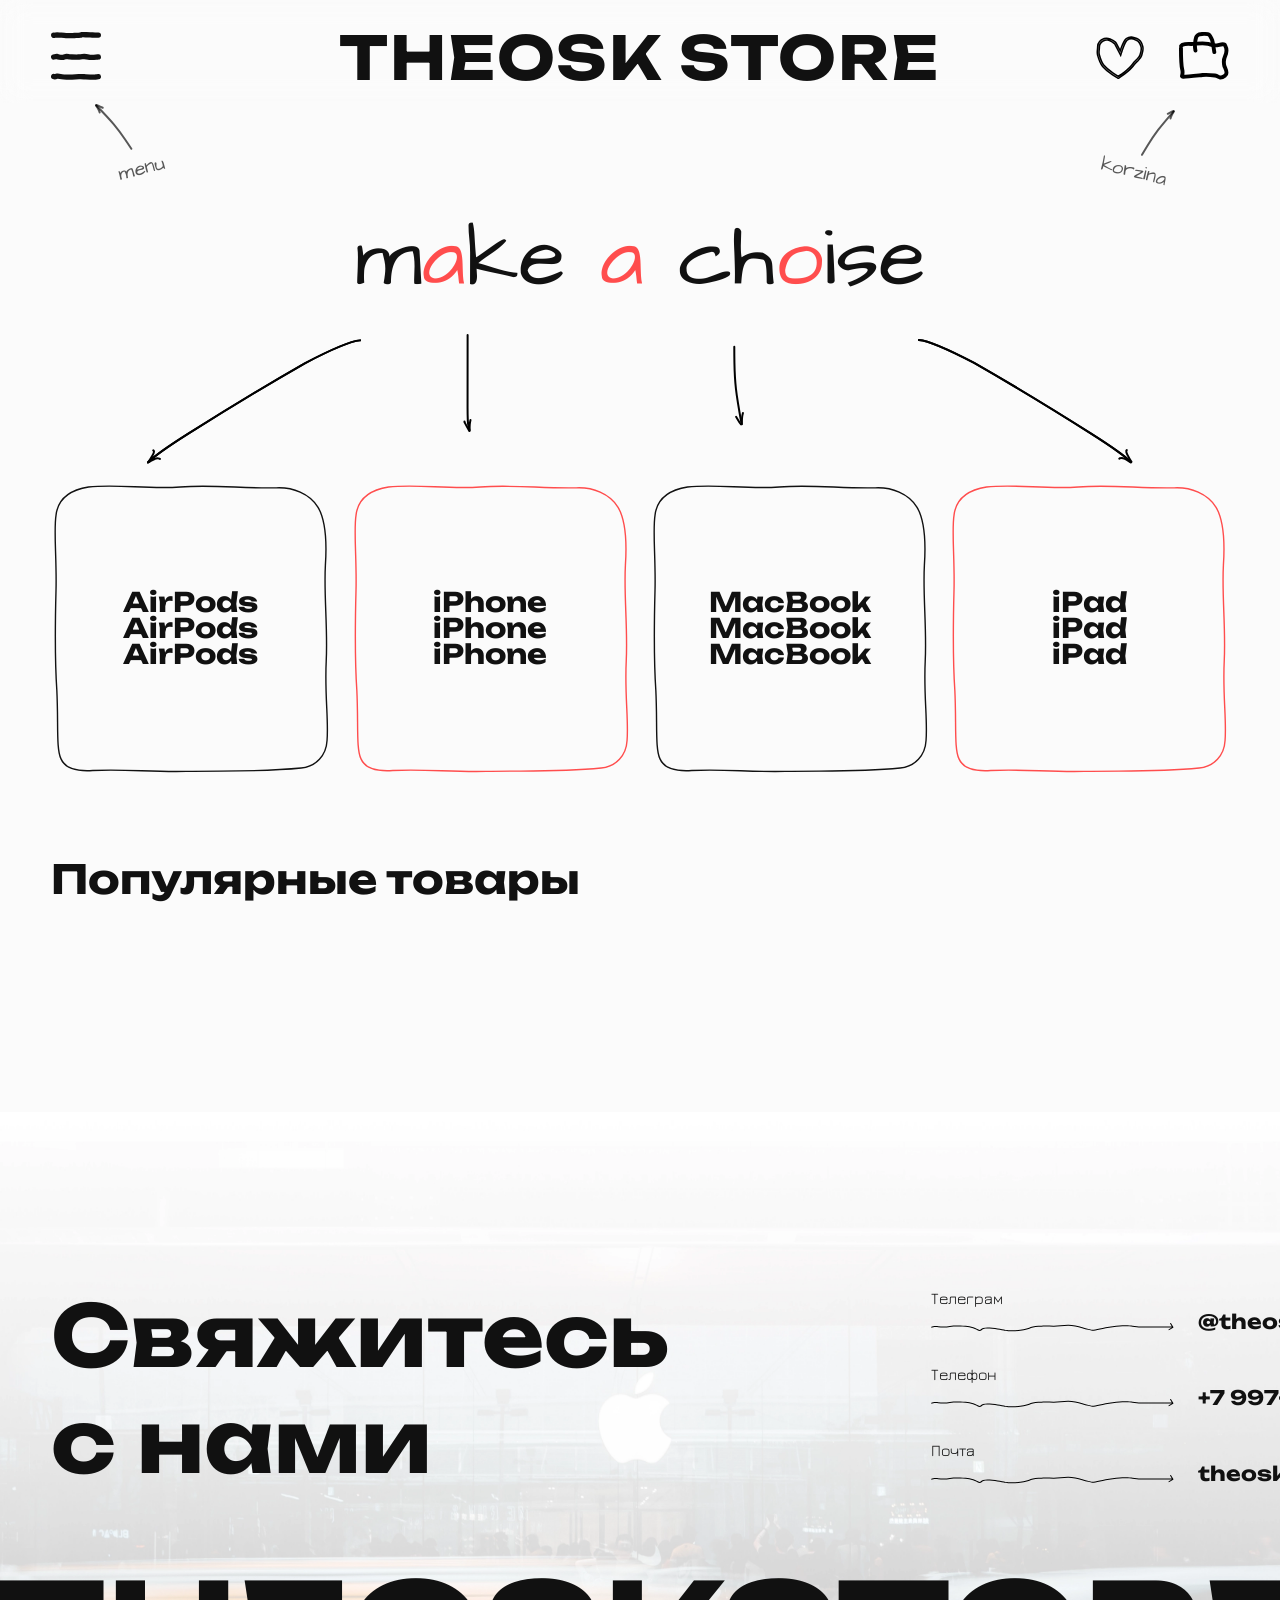
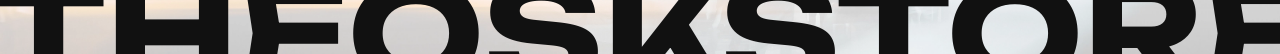
<file: index.html>
<!DOCTYPE html>
<html lang="ru">
  <head>
    <meta charset="UTF-8" />
    <meta name="viewport" content="width=device-width, initial-scale=1.0" />
    <title>THEOSK STORE</title>
    <link rel="stylesheet" href="styles/base.css?v=20260702-2" />
    <script src="scripts/home.js?v=20260702-2" defer></script>
  </head>
  <body id="home">
    <div>
      <header>
        <div class="container">
          <nav aria-label="Открыть меню">
            <ul>
              <li>
                <button type="button" aria-controls="site-menu" aria-expanded="false" data-menu-open>
                  <svg class="burger-icon" viewBox="0 0 56 54" aria-hidden="true">
                    <path
                      class="burger-icon__line burger-icon__line--top"
                      d="M3.00125 3.74103C3.00125 3.74692 2.98829 3.84436 3.14062 3.93976C3.38466 4.09259 4.31465 3.68211 5.07995 3.58343C6.84586 3.35572 9.06008 3.59559 11.6315 3.67986C13.6014 3.74442 16.2606 4.06996 18.0931 4.11066C20.5871 4.16606 22.1134 4.03444 23.4288 4.13661C24.6733 4.23327 26.2952 4.03644 27.9832 3.96464C30.3982 3.86191 31.8762 3.718 32.9846 3.52677C33.6779 3.40715 34.1128 3.21062 34.6094 3.11071C35.9788 2.83523 38.4004 3.14831 39.6399 3.2492C41.0112 3.36084 43.3634 3.38573 46.1009 3.46266C46.9959 3.52653 47.8539 3.59703 49.249 3.64076C50.1464 3.65563 51.4287 3.65563 53.001 3.6324"
                    />
                    <path
                      class="burger-icon__line burger-icon__line--middle"
                      d="M3.00098 28.1358C4.26814 27.7855 6.11594 27.4021 6.69569 27.4195C7.30438 27.4378 7.85136 27.8806 8.54457 28.1767C9.58492 28.621 11.1797 28.4191 12.5821 28.4762C13.8889 28.5293 14.905 27.8678 16.2491 27.6313C18.4121 27.2507 19.6515 28.0186 20.8887 27.9988C22.2654 27.9768 27.1069 28.2759 30.3777 28.1597C31.9252 28.1047 33.0776 27.8624 35.0339 27.6624C40.1062 27.1439 41.6793 28.2702 44.0594 28.5812C46.9796 28.5904 49.3001 28.4777 50.4278 28.2982C51.099 28.2129 51.971 28.1397 53.001 28.0449"
                    />
                    <path
                      class="burger-icon__line burger-icon__line--bottom"
                      d="M3.00098 49.9157C3.27365 50.0159 3.74534 50.1717 4.40952 50.2374C5.17913 50.3135 5.79465 49.7196 6.75896 49.5726C8.01618 49.3808 9.28531 49.6804 10.3828 49.9687C11.8992 50.3671 16.7125 50.7185 23.6073 50.6503C29.9694 50.5874 31.4945 50.0204 33.2377 50.0337C35.097 50.0479 37.5216 50.3149 38.9926 50.3785C40.9477 50.463 45.8303 50.6077 49.5836 50.6748C50.2081 50.5996 50.7208 50.4587 51.274 50.351C51.8272 50.2433 52.4053 50.173 53.001 50.1005"
                    />
                  </svg>
                  <span class="visually-hidden">Открыть меню</span>
                </button>
              </li>
            </ul>
          </nav>

          <a href="/~s373327/theosk/">THEOSK <span>STORE</span></a>

          <nav aria-label="Избранное и корзина">
            <ul>
              <li>
                <a href="/~s373327/theosk/favorites/">
                  <img src="DesignEkran/svg/Heart.svg" alt="Перейти в избранное" width="28" height="28" />
                  <img
                    src="DesignEkran/svg/HeartHover.svg"
                    alt=""
                    width="28"
                    height="28"
                    aria-hidden="true"
                  />
                </a>
              </li>
              <li>
                <a href="/~s373327/theosk/cart/">
                  <img src="DesignEkran/svg/Korzina.svg" alt="Перейти в корзину" width="28" height="28" />
                  <img
                    src="DesignEkran/svg/KorzinaHover.svg"
                    alt=""
                    width="28"
                    height="28"
                    aria-hidden="true"
                  />
                </a>
              </li>
            </ul>
          </nav>

        </div>
      </header>

      <aside class="menu-overlay" id="site-menu" aria-hidden="true" hidden>
        <button class="menu-overlay__close" type="button" aria-label="Закрыть меню" data-menu-close>
          <svg viewBox="0 0 42 60" aria-hidden="true">
            <g class="menu-overlay__close-base">
              <path d="M3.58584 3.50396C3.5818 3.50988 3.50569 3.59453 3.54787 3.84836C3.61544 4.255 4.55504 4.80532 5.16398 5.49885C6.5691 7.09913 7.97 9.63448 9.73036 12.3832C11.079 14.4891 12.7356 17.5716 14.0035 19.511C15.729 22.1506 16.8986 23.5993 17.7586 25.065C18.5721 26.4515 19.8542 27.9336 21.0972 29.6102C22.8754 32.0087 24.0193 33.395 24.9344 34.3508C25.5069 34.9487 25.9494 35.2014 26.3692 35.6154C27.5268 36.7568 29.024 39.5807 29.8311 40.9663C30.7242 42.4994 32.3702 44.9612 34.2531 47.8747C34.8421 48.8662 35.4004 49.8261 36.3568 51.3154C36.9812 52.2601 37.8879 53.5885 39.0156 55.194" />
              <path d="M2.39211 55.5937C2.55042 55.2607 2.83033 54.6934 3.27737 53.9722C3.79538 53.1365 4.43499 52.7983 5.16748 51.8734C6.12244 50.6676 6.91677 49.2018 7.59362 47.9194C8.52875 46.1476 11.8113 40.9839 16.7102 33.8752C21.2304 27.3159 22.504 26.0218 23.732 24.2092C25.0419 22.2758 26.6645 19.6293 27.6827 18.0733C29.0361 16.0052 32.4388 10.8739 35.0697 6.95163C35.5372 6.34254 35.9482 5.88244 36.3765 5.36367C36.8047 4.8449 37.2377 4.28139 37.6838 3.70081" />
            </g>
            <g class="menu-overlay__close-fill">
              <path d="M3.58584 3.50396C3.5818 3.50988 3.50569 3.59453 3.54787 3.84836C3.61544 4.255 4.55504 4.80532 5.16398 5.49885C6.5691 7.09913 7.97 9.63448 9.73036 12.3832C11.079 14.4891 12.7356 17.5716 14.0035 19.511C15.729 22.1506 16.8986 23.5993 17.7586 25.065C18.5721 26.4515 19.8542 27.9336 21.0972 29.6102C22.8754 32.0087 24.0193 33.395 24.9344 34.3508C25.5069 34.9487 25.9494 35.2014 26.3692 35.6154C27.5268 36.7568 29.024 39.5807 29.8311 40.9663C30.7242 42.4994 32.3702 44.9612 34.2531 47.8747C34.8421 48.8662 35.4004 49.8261 36.3568 51.3154C36.9812 52.2601 37.8879 53.5885 39.0156 55.194" />
              <path d="M2.39211 55.5937C2.55042 55.2607 2.83033 54.6934 3.27737 53.9722C3.79538 53.1365 4.43499 52.7983 5.16748 51.8734C6.12244 50.6676 6.91677 49.2018 7.59362 47.9194C8.52875 46.1476 11.8113 40.9839 16.7102 33.8752C21.2304 27.3159 22.504 26.0218 23.732 24.2092C25.0419 22.2758 26.6645 19.6293 27.6827 18.0733C29.0361 16.0052 32.4388 10.8739 35.0697 6.95163C35.5372 6.34254 35.9482 5.88244 36.3765 5.36367C36.8047 4.8449 37.2377 4.28139 37.6838 3.70081" />
            </g>
          </svg>
        </button>

        <nav class="menu-overlay__nav" aria-label="Меню сайта">
          <ul>
            <li><a href="/~s373327/theosk/">Главная</a></li>
            <li><a href="/~s373327/theosk/special-order/">Спецзаказ</a></li>
            <li><a href="/~s373327/theosk/catalog/">Каталог</a></li>
            <li class="menu-overlay__mobile-item"><a href="/~s373327/theosk/cart/">Корзина</a></li>
            <li class="menu-overlay__mobile-item"><a href="/~s373327/theosk/favorites/">Избранное</a></li>
            <li><a href="/~s373327/theosk/about/">О нас</a></li>
          </ul>
        </nav>
      </aside>

      <main>
        <div class="container">
          <section id="notes" aria-label="Декоративные подписи">
            <p>menu</p>
            <img src="DesignEkran/svg/strelka_left.svg" alt="" width="38" height="49" />
            <p>korzina</p>
            <img src="DesignEkran/svg/strelka_right.svg" alt="" width="34" height="49" />
          </section>

          <section id="entry" aria-labelledby="home-categories-title">
            <h1 class="visually-hidden" id="home-categories-title">Главная страница THEOSK STORE</h1>
            <p>m<span>a</span>ke <span>a</span> ch<span>o</span>ise</p>
            <img src="Assets/buttons/Arrows(MainPage).svg" alt="" width="986" height="130" />
            <nav aria-label="Основные разделы">
              <ul>
                <li><a href="/~s373327/theosk/catalog/">каталог</a></li>
                <li><a href="/~s373327/theosk/special-order/">спецзаказ</a></li>
              </ul>
            </nav>
            <ul>
              <li>
                <a href="/~s373327/theosk/catalog/?category=airpods">
                  <svg viewBox="0 0 335 350" aria-hidden="true">
                    <path
                      d="M45 6 C20 10, 8 22, 6 40 C3 58, 7 92, 6 130 C5 168, 4 205, 7 250 C9 290, 6 320, 12 332 C18 346, 35 347, 50 346 C88 344, 120 348, 162 347 C210 346, 250 348, 300 343 C318 341, 330 328, 331 310 C333 285, 328 255, 330 215 C332 175, 327 135, 329 100 C331 70, 329 45, 320 30 C310 14, 290 6, 270 7 C230 8, 195 3, 155 6 C115 9, 80 2, 45 6Z"
                    />
                  </svg>
                  <strong><span>AirPods</span><span>AirPods</span><span>AirPods</span></strong>
                </a>
              </li>
              <li>
                <a href="/~s373327/theosk/catalog/?category=iphone">
                  <svg viewBox="0 0 335 350" aria-hidden="true">
                    <path
                      d="M45 6 C20 10, 8 22, 6 40 C3 58, 7 92, 6 130 C5 168, 4 205, 7 250 C9 290, 6 320, 12 332 C18 346, 35 347, 50 346 C88 344, 120 348, 162 347 C210 346, 250 348, 300 343 C318 341, 330 328, 331 310 C333 285, 328 255, 330 215 C332 175, 327 135, 329 100 C331 70, 329 45, 320 30 C310 14, 290 6, 270 7 C230 8, 195 3, 155 6 C115 9, 80 2, 45 6Z"
                    />
                  </svg>
                  <strong><span>iPhone</span><span>iPhone</span><span>iPhone</span></strong>
                </a>
              </li>
              <li>
                <a href="/~s373327/theosk/catalog/?category=macbook">
                  <svg viewBox="0 0 335 350" aria-hidden="true">
                    <path
                      d="M45 6 C20 10, 8 22, 6 40 C3 58, 7 92, 6 130 C5 168, 4 205, 7 250 C9 290, 6 320, 12 332 C18 346, 35 347, 50 346 C88 344, 120 348, 162 347 C210 346, 250 348, 300 343 C318 341, 330 328, 331 310 C333 285, 328 255, 330 215 C332 175, 327 135, 329 100 C331 70, 329 45, 320 30 C310 14, 290 6, 270 7 C230 8, 195 3, 155 6 C115 9, 80 2, 45 6Z"
                    />
                  </svg>
                  <strong><span>MacBook</span><span>MacBook</span><span>MacBook</span></strong>
                </a>
              </li>
              <li>
                <a href="/~s373327/theosk/catalog/?category=ipad">
                  <svg viewBox="0 0 335 350" aria-hidden="true">
                    <path
                      d="M45 6 C20 10, 8 22, 6 40 C3 58, 7 92, 6 130 C5 168, 4 205, 7 250 C9 290, 6 320, 12 332 C18 346, 35 347, 50 346 C88 344, 120 348, 162 347 C210 346, 250 348, 300 343 C318 341, 330 328, 331 310 C333 285, 328 255, 330 215 C332 175, 327 135, 329 100 C331 70, 329 45, 320 30 C310 14, 290 6, 270 7 C230 8, 195 3, 155 6 C115 9, 80 2, 45 6Z"
                    />
                  </svg>
                  <strong><span>iPad</span><span>iPad</span><span>iPad</span></strong>
                </a>
              </li>
            </ul>
          </section>

          <section id="products" aria-labelledby="products-title">
            <h2 id="products-title">Популярные товары</h2>
            <ul>
            </ul>
          </section>
        </div>
      </main>

      <footer>
        <picture>
          <source
            type="image/webp"
            srcset="
              Assets/desktop/Footer_Back/footerwhite.webp 1x,
              Assets/desktop/Footer_Back/footerwhite@2x.webp 2x
            "
          />
          <img
            src="Assets/desktop/Footer_Back/footerwhite.png"
            srcset="
              Assets/desktop/Footer_Back/footerwhite.png 1x,
              Assets/desktop/Footer_Back/footerwhite@2x.png 2x
            "
            alt=""
            width="3300"
            height="3152"
            aria-hidden="true"
          />
        </picture>
        <div class="container">
          <section aria-label="Свяжитесь с нами">
            <h2>Свяжитесь<br>с нами</h2>
            <address>
              <ul>
                <li>
                  <span>Телеграм</span>
                  <img src="Assets/desktop/svgfooter/strelkafooter.svg" alt="" width="243" height="9" />
                  <a href="https://t.me/theosk" target="_blank" rel="noreferrer">@theosk</a>
                </li>
                <li>
                  <span>Телефон</span>
                  <img src="Assets/desktop/svgfooter/strelkafooter.svg" alt="" width="243" height="9" />
                  <a href="tel:+79977770303">+7 997-777-03-03</a>
                </li>
                <li>
                  <span>Почта</span>
                  <img src="Assets/desktop/svgfooter/strelkafooter.svg" alt="" width="243" height="9" />
                  <a href="mailto:theosk@mail.ru">theosk@mail.ru</a>
                </li>
              </ul>
            </address>
          </section>
        </div>
        <p aria-hidden="true">THEOSKSTORE</p>
      </footer>
    </div>
  </body>
</html>
</file>
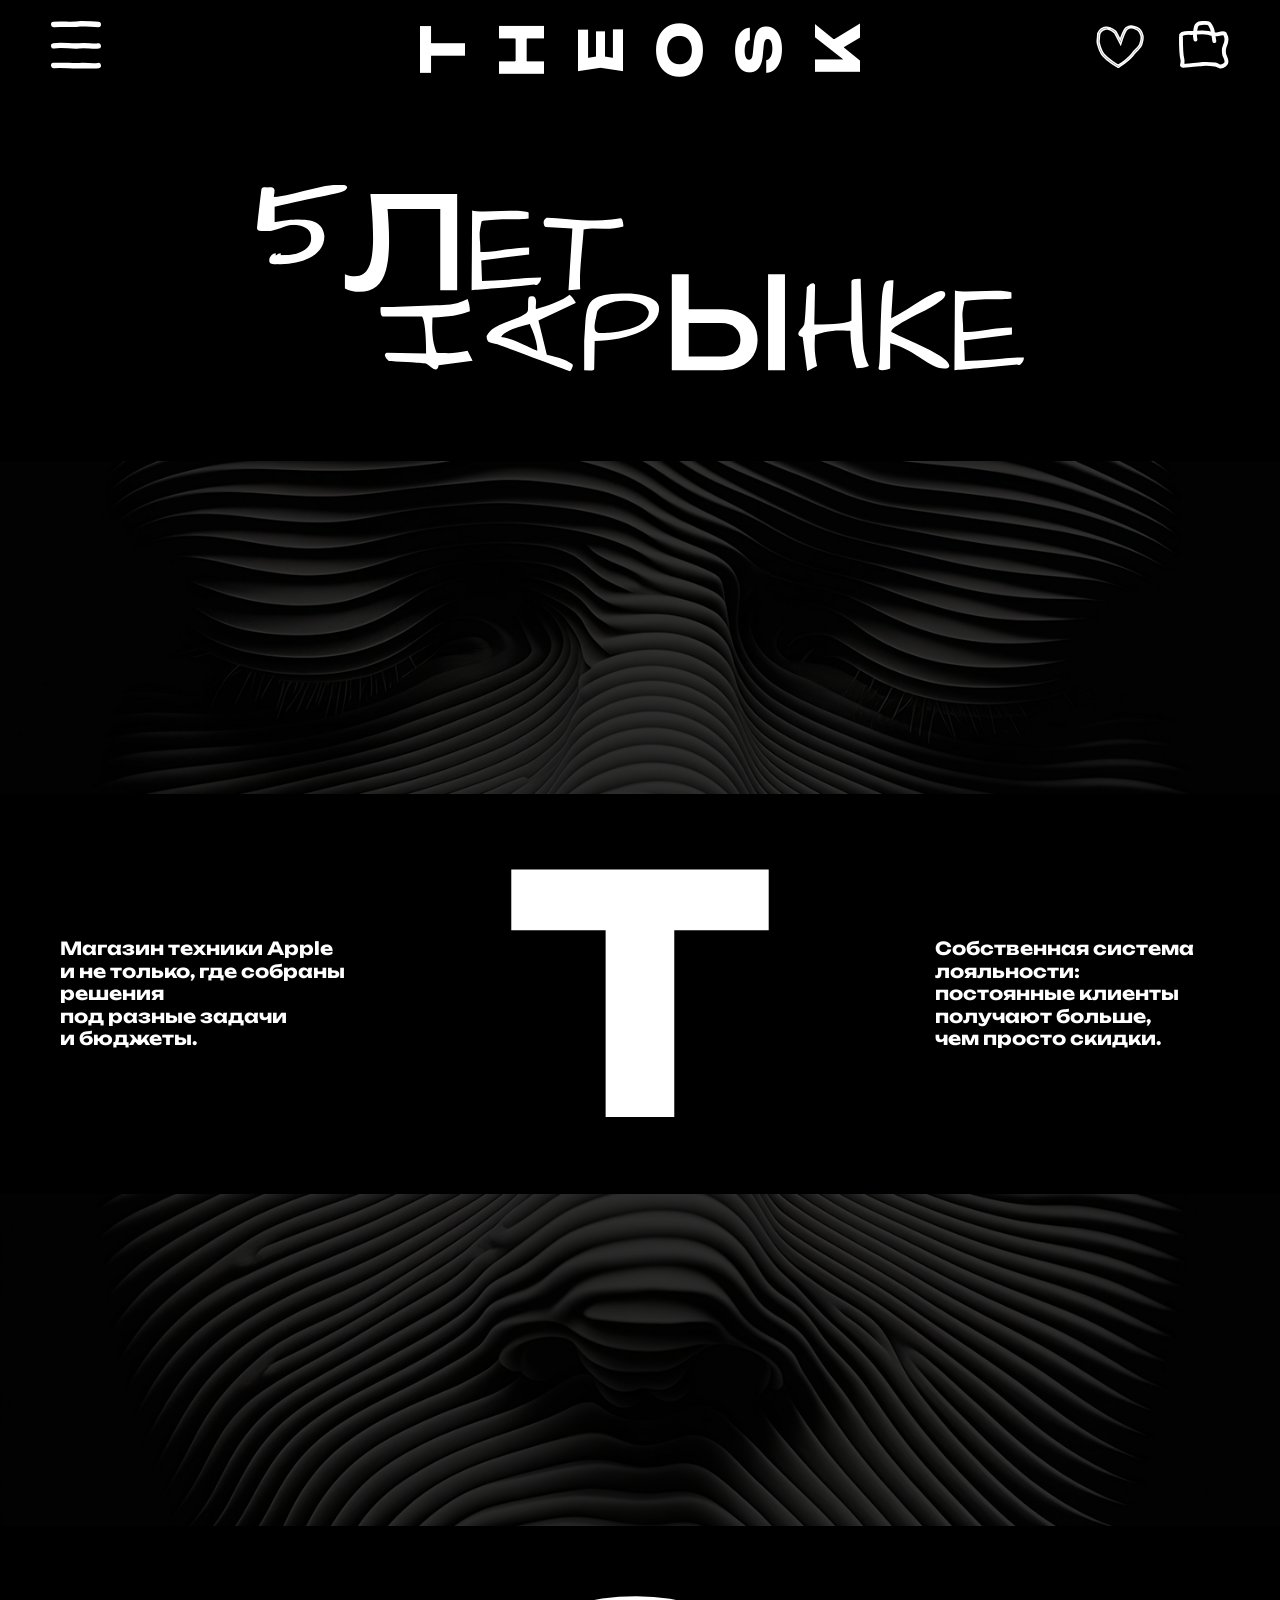
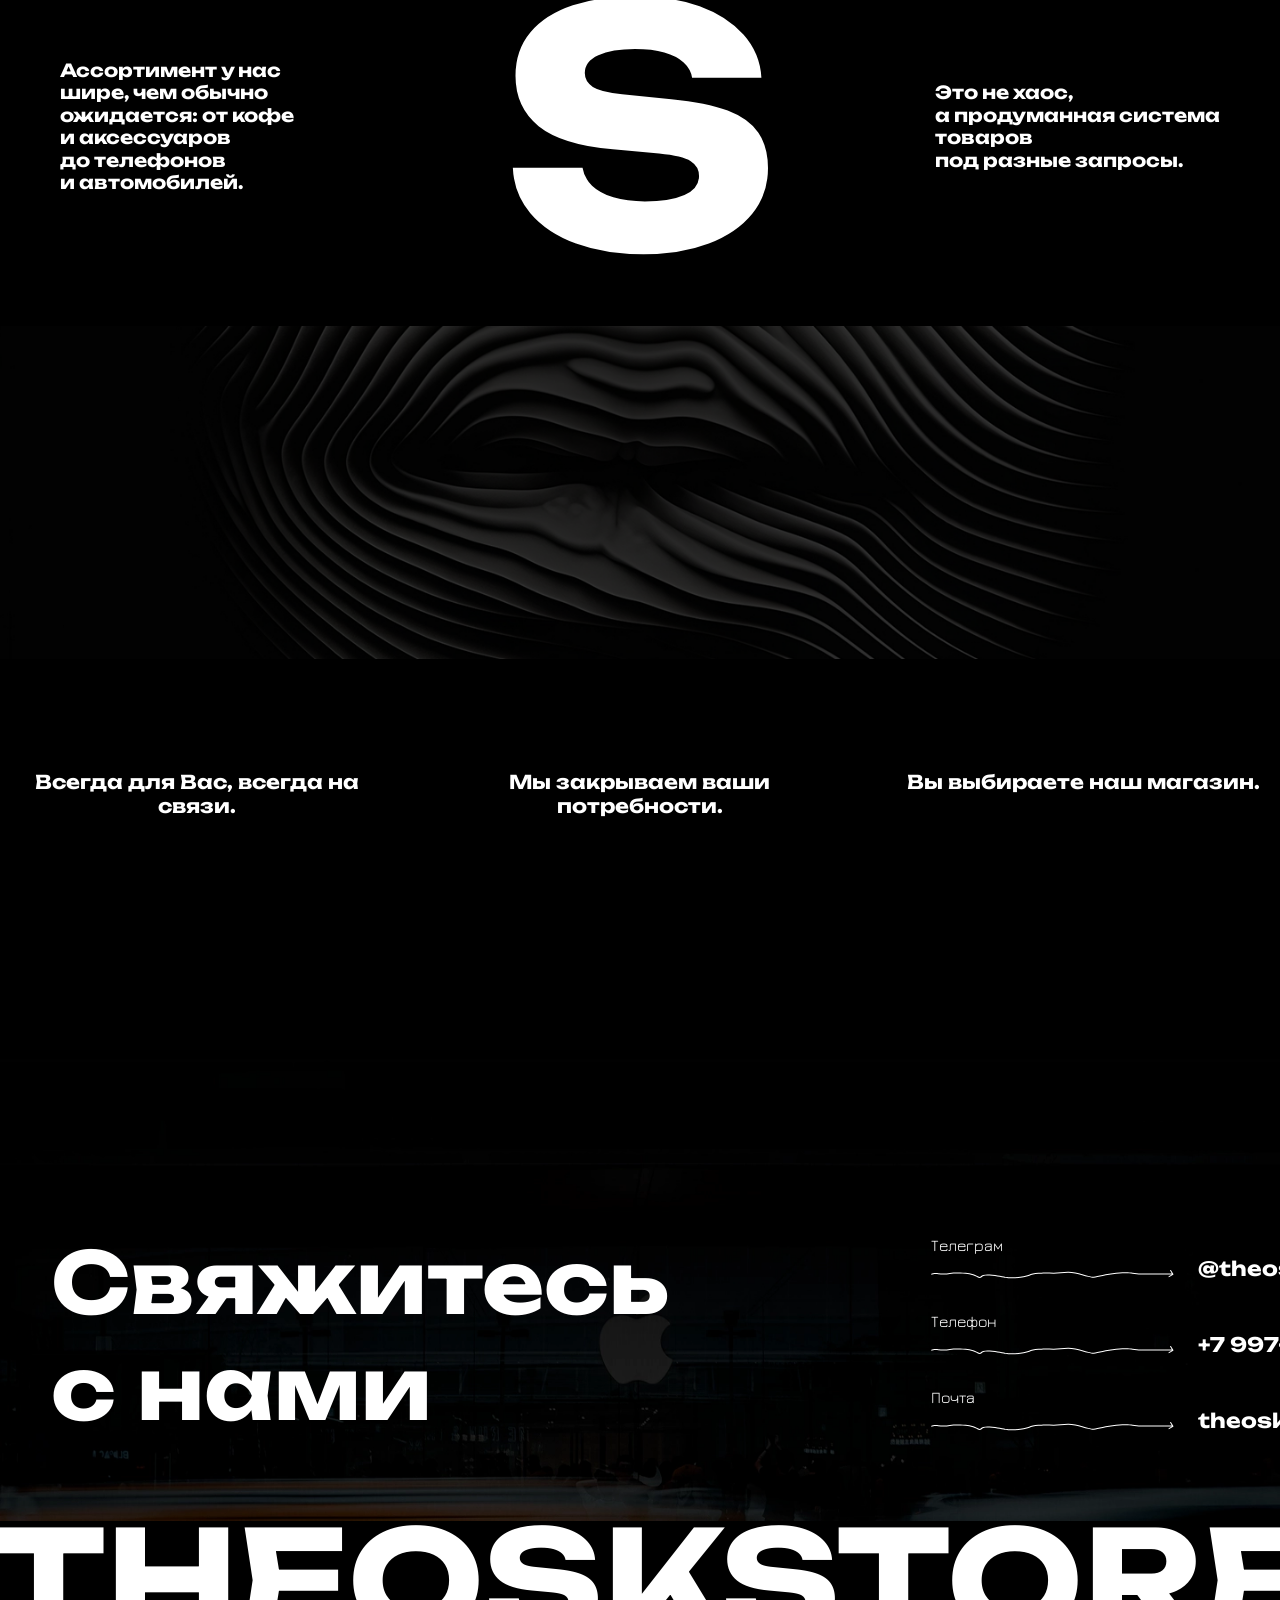
<file: pages/about.html>
<!DOCTYPE html>
<html lang="ru">
  <head>
    <meta charset="UTF-8" />
    <meta name="viewport" content="width=device-width, initial-scale=1.0" />
    <title>О нас | THEOSK STORE</title>
    <link rel="stylesheet" href="../styles/base.css?v=20260702-2" />
    <script src="../scripts/home.js?v=20260702-2" defer></script>
  </head>
  <body id="home" class="about-page">
    <div>
      <header>
        <div class="container">
          <nav aria-label="Открыть меню">
            <ul>
              <li>
                <button type="button" aria-controls="site-menu" aria-expanded="false" data-menu-open>
                  <svg class="burger-icon" viewBox="0 0 56 54" aria-hidden="true">
                    <path class="burger-icon__line burger-icon__line--top" d="M3 4 C13 3, 23 5, 34 3 C41 3, 47 4, 53 4" />
                    <path class="burger-icon__line burger-icon__line--middle" d="M3 28 C13 26, 22 29, 31 28 C40 27, 47 29, 53 28" />
                    <path class="burger-icon__line burger-icon__line--bottom" d="M3 50 C14 49, 25 51, 35 50 C42 50, 48 51, 53 50" />
                  </svg>
                  <span class="visually-hidden">Открыть меню</span>
                </button>
              </li>
            </ul>
          </nav>

          <a class="about-logo" href="/~s373327/theosk/" aria-label="THEOSK STORE, на главную">
            <span aria-hidden="true">T</span>
            <span aria-hidden="true">H</span>
            <span aria-hidden="true">E</span>
            <span aria-hidden="true">O</span>
            <span aria-hidden="true">S</span>
            <span aria-hidden="true">K</span>
          </a>

          <nav aria-label="Избранное и корзина">
            <ul>
              <li>
                <a href="/~s373327/theosk/favorites/">
                  <img src="../DesignEkran/svg/Heart.svg" alt="Перейти в избранное" width="28" height="28" />
                  <img src="../DesignEkran/svg/HeartHover.svg" alt="" width="28" height="28" aria-hidden="true" />
                </a>
              </li>
              <li>
                <a href="/~s373327/theosk/cart/">
                  <img src="../DesignEkran/svg/Korzina.svg" alt="Перейти в корзину" width="28" height="28" />
                  <img src="../DesignEkran/svg/KorzinaHover.svg" alt="" width="28" height="28" aria-hidden="true" />
                </a>
              </li>
            </ul>
          </nav>
        </div>
      </header>

      <aside class="menu-overlay" id="site-menu" aria-hidden="true" hidden>
        <button class="menu-overlay__close" type="button" aria-label="Закрыть меню" data-menu-close>
          <svg viewBox="0 0 42 60" aria-hidden="true">
            <g class="menu-overlay__close-base">
              <path d="M4 4 C13 16, 23 31, 39 55" />
              <path d="M2 56 C12 39, 23 24, 38 4" />
            </g>
            <g class="menu-overlay__close-fill">
              <path d="M4 4 C13 16, 23 31, 39 55" />
              <path d="M2 56 C12 39, 23 24, 38 4" />
            </g>
          </svg>
        </button>

        <nav class="menu-overlay__nav" aria-label="Меню сайта">
          <ul>
            <li><a href="/~s373327/theosk/">Главная</a></li>
            <li><a href="/~s373327/theosk/special-order/">Спецзаказ</a></li>
            <li><a href="/~s373327/theosk/catalog/">Каталог</a></li>
            <li class="menu-overlay__mobile-item"><a href="/~s373327/theosk/cart/">Корзина</a></li>
            <li class="menu-overlay__mobile-item"><a href="/~s373327/theosk/favorites/">Избранное</a></li>
            <li><a href="/~s373327/theosk/about/" aria-current="page">О нас</a></li>
          </ul>
        </nav>
      </aside>

      <main>
        <h1 class="visually-hidden">О магазине THEOSK STORE</h1>

        <section class="about-years" aria-label="Пять лет на рынке">
          <img src="../DesignEkran/svg/5years.svg" alt="5 лет на рынке" width="767" height="187" />
        </section>

        <picture class="about-face">
          <source
            type="image/webp"
            srcset="
              ../Assets/desktop/Footer_Back/Face_Back1.webp 1x,
              ../Assets/desktop/Footer_Back/Face_Back1@2x.webp 2x
            "
          />
          <img
            src="../Assets/desktop/Footer_Back/Face_Back1.png"
            srcset="
              ../Assets/desktop/Footer_Back/Face_Back1.png 1x,
              ../Assets/desktop/Footer_Back/Face_Back1@2x.png 2x
            "
            alt=""
            width="1439"
            height="374"
            aria-hidden="true"
          />
        </picture>

        <section class="about-letter" aria-labelledby="about-system-title">
          <h2 class="visually-hidden" id="about-system-title">Система магазина</h2>
          <p>Магазин техники Apple и не только, где собраны решения<br>под разные задачи<br>и бюджеты.</p>
          <strong aria-hidden="true">T</strong>
          <p>Собственная система лояльности: постоянные клиенты получают больше,<br>чем просто скидки.</p>
        </section>

        <picture class="about-face">
          <source
            type="image/webp"
            srcset="
              ../Assets/desktop/Footer_Back/Face_Back2.webp 1x,
              ../Assets/desktop/Footer_Back/Face_Back2@2x.webp 2x
            "
          />
          <img
            src="../Assets/desktop/Footer_Back/Face_Back2.png"
            srcset="
              ../Assets/desktop/Footer_Back/Face_Back2.png 1x,
              ../Assets/desktop/Footer_Back/Face_Back2@2x.png 2x
            "
            alt=""
            width="1440"
            height="374"
            aria-hidden="true"
          />
        </picture>

        <section class="about-letter" aria-labelledby="about-range-title">
          <h2 class="visually-hidden" id="about-range-title">Ассортимент магазина</h2>
          <p>Ассортимент у нас шире, чем обычно ожидается: от кофе<br>и аксессуаров<br>до телефонов<br>и автомобилей.</p>
          <strong aria-hidden="true">S</strong>
          <p>Это не хаос,<br>а продуманная система товаров<br>под разные запросы.</p>
        </section>

        <picture class="about-face">
          <source
            type="image/webp"
            srcset="
              ../Assets/desktop/Footer_Back/Face_Back3.webp 1x,
              ../Assets/desktop/Footer_Back/Face_Back3@2x.webp 2x
            "
          />
          <img
            src="../Assets/desktop/Footer_Back/Face_Back3.png"
            srcset="
              ../Assets/desktop/Footer_Back/Face_Back3.png 1x,
              ../Assets/desktop/Footer_Back/Face_Back3@2x.png 2x
            "
            alt=""
            width="1439"
            height="374"
            aria-hidden="true"
          />
        </picture>

        <section class="about-promises" aria-labelledby="about-promises-title">
          <h2 class="visually-hidden" id="about-promises-title">Наши принципы</h2>
          <p>Всегда для Вас, всегда на связи.</p>
          <p>Мы закрываем ваши потребности.</p>
          <p>Вы выбираете наш магазин.</p>
        </section>
      </main>

      <footer>
        <picture>
          <source
            type="image/webp"
            srcset="
              ../Assets/desktop/Footer_Back/footer_black.webp 1x,
              ../Assets/desktop/Footer_Back/footer_black@2x.webp 2x
            "
          />
          <img
            src="../Assets/desktop/Footer_Back/footer_black.png"
            srcset="
              ../Assets/desktop/Footer_Back/footer_black.png 1x,
              ../Assets/desktop/Footer_Back/footer_black@2x.png 2x
            "
            alt=""
            width="1439"
            height="724"
            aria-hidden="true"
          />
        </picture>
        <div class="container">
          <section aria-label="Свяжитесь с нами">
            <h2>Свяжитесь<br />с нами</h2>
            <address>
              <ul>
                <li>
                  <span>Телеграм</span>
                  <img src="../Assets/desktop/svgfooter/strelkafooter.svg" alt="" width="243" height="9" />
                  <a href="https://t.me/theosk" target="_blank" rel="noreferrer">@theosk</a>
                </li>
                <li>
                  <span>Телефон</span>
                  <img src="../Assets/desktop/svgfooter/strelkafooter.svg" alt="" width="243" height="9" />
                  <a href="tel:+79977770303">+7 997-777-03-03</a>
                </li>
                <li>
                  <span>Почта</span>
                  <img src="../Assets/desktop/svgfooter/strelkafooter.svg" alt="" width="243" height="9" />
                  <a href="mailto:theosk@mail.ru">theosk@mail.ru</a>
                </li>
              </ul>
            </address>
          </section>
        </div>
        <p aria-hidden="true">THEOSKSTORE</p>
      </footer>
    </div>
  </body>
</html>
</file>
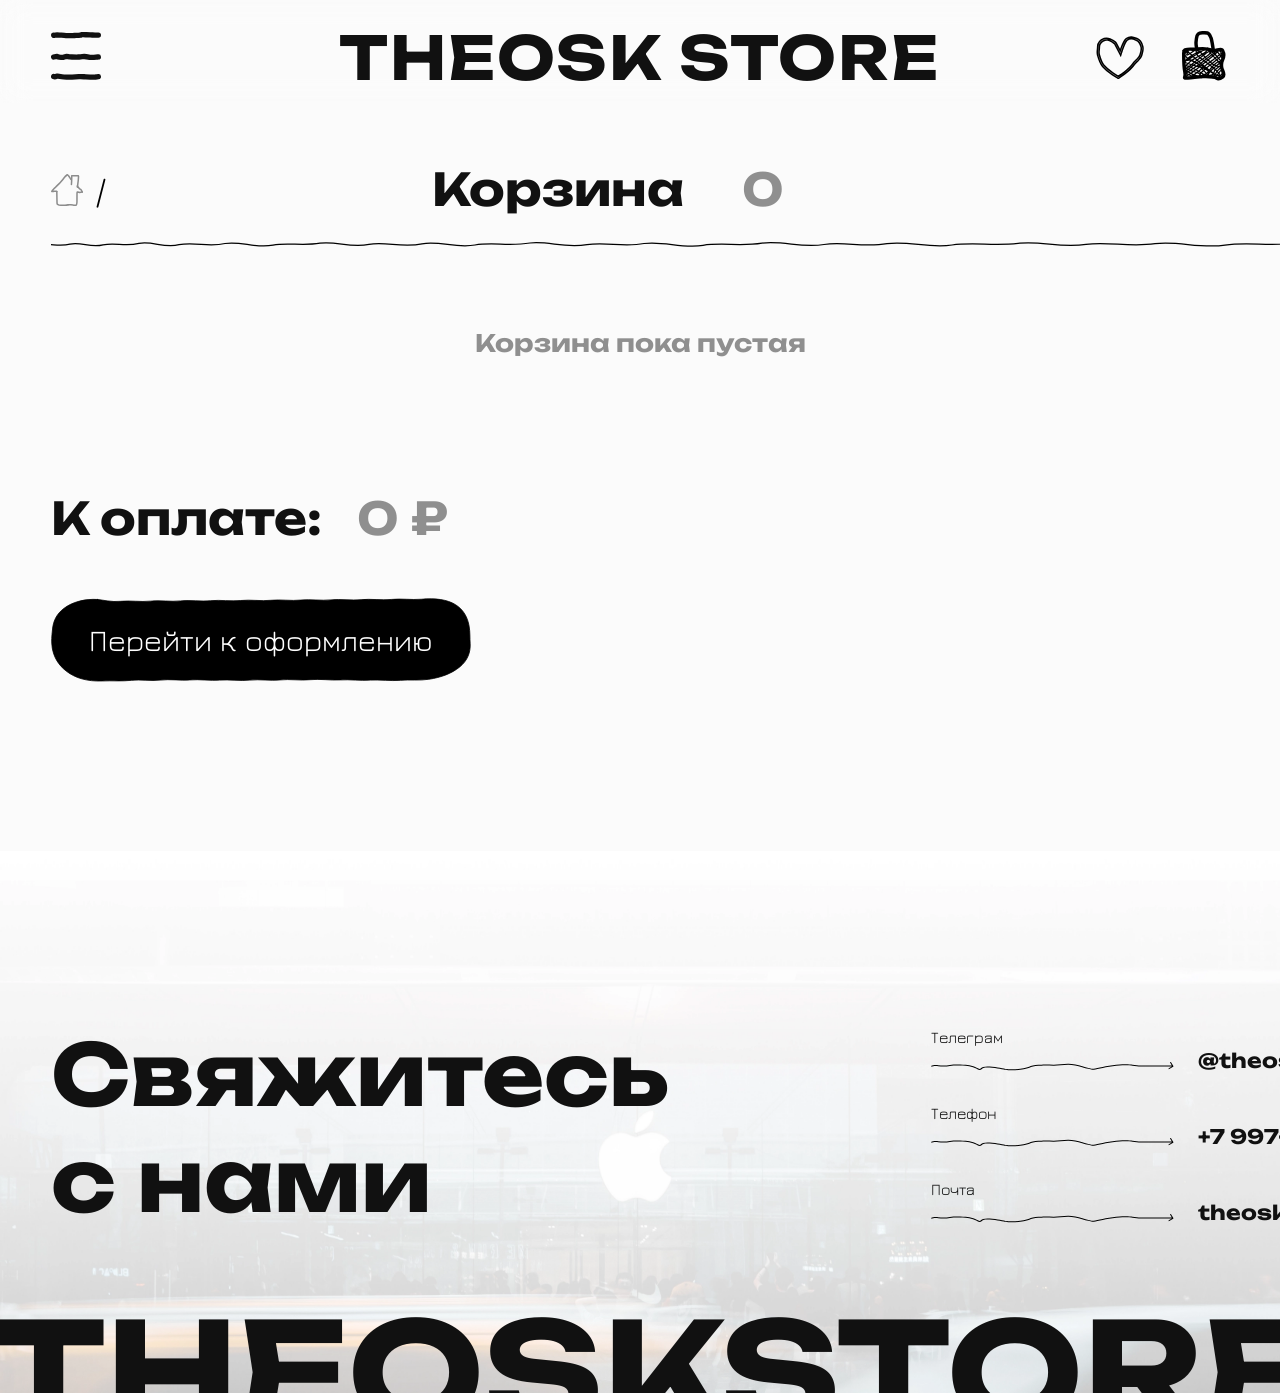
<file: pages/cart.html>
<!DOCTYPE html>
<html lang="ru">
  <head>
    <meta charset="UTF-8" />
    <meta name="viewport" content="width=device-width, initial-scale=1.0" />
    <title>Корзина | THEOSK STORE</title>
    <link rel="stylesheet" href="../styles/base.css?v=20260702-2" />
    <script src="../scripts/home.js?v=20260702-2" defer></script>
  </head>
  <body id="home" class="favorites-page cart-page">
    <div>
      <header>
        <div class="container">
          <nav aria-label="Открыть меню">
            <ul>
              <li>
                <button type="button" aria-controls="site-menu" aria-expanded="false" data-menu-open>
                  <svg class="burger-icon" viewBox="0 0 56 54" aria-hidden="true">
                    <path
                      class="burger-icon__line burger-icon__line--top"
                      d="M3.00125 3.74103C3.00125 3.74692 2.98829 3.84436 3.14062 3.93976C3.38466 4.09259 4.31465 3.68211 5.07995 3.58343C6.84586 3.35572 9.06008 3.59559 11.6315 3.67986C13.6014 3.74442 16.2606 4.06996 18.0931 4.11066C20.5871 4.16606 22.1134 4.03444 23.4288 4.13661C24.6733 4.23327 26.2952 4.03644 27.9832 3.96464C30.3982 3.86191 31.8762 3.718 32.9846 3.52677C33.6779 3.40715 34.1128 3.21062 34.6094 3.11071C35.9788 2.83523 38.4004 3.14831 39.6399 3.2492C41.0112 3.36084 43.3634 3.38573 46.1009 3.46266C46.9959 3.52653 47.8539 3.59703 49.249 3.64076C50.1464 3.65563 51.4287 3.65563 53.001 3.6324"
                    />
                    <path
                      class="burger-icon__line burger-icon__line--middle"
                      d="M3.00098 28.1358C4.26814 27.7855 6.11594 27.4021 6.69569 27.4195C7.30438 27.4378 7.85136 27.8806 8.54457 28.1767C9.58492 28.621 11.1797 28.4191 12.5821 28.4762C13.8889 28.5293 14.905 27.8678 16.2491 27.6313C18.4121 27.2507 19.6515 28.0186 20.8887 27.9988C22.2654 27.9768 27.1069 28.2759 30.3777 28.1597C31.9252 28.1047 33.0776 27.8624 35.0339 27.6624C40.1062 27.1439 41.6793 28.2702 44.0594 28.5812C46.9796 28.5904 49.3001 28.4777 50.4278 28.2982C51.099 28.2129 51.971 28.1397 53.001 28.0449"
                    />
                    <path
                      class="burger-icon__line burger-icon__line--bottom"
                      d="M3.00098 49.9157C3.27365 50.0159 3.74534 50.1717 4.40952 50.2374C5.17913 50.3135 5.79465 49.7196 6.75896 49.5726C8.01618 49.3808 9.28531 49.6804 10.3828 49.9687C11.8992 50.3671 16.7125 50.7185 23.6073 50.6503C29.9694 50.5874 31.4945 50.0204 33.2377 50.0337C35.097 50.0479 37.5216 50.3149 38.9926 50.3785C40.9477 50.463 45.8303 50.6077 49.5836 50.6748C50.2081 50.5996 50.7208 50.4587 51.274 50.351C51.8272 50.2433 52.4053 50.173 53.001 50.1005"
                    />
                  </svg>
                  <span class="visually-hidden">Открыть меню</span>
                </button>
              </li>
            </ul>
          </nav>

          <a href="/~s373327/theosk/">THEOSK <span>STORE</span></a>

          <nav aria-label="Избранное и корзина">
            <ul>
              <li>
                <a href="/~s373327/theosk/favorites/">
                  <img src="../DesignEkran/svg/Heart.svg" alt="Перейти в избранное" width="28" height="28" />
                  <img src="../DesignEkran/svg/HeartHover.svg" alt="" width="28" height="28" aria-hidden="true" />
                </a>
              </li>
              <li>
                <span class="header-current-icon" aria-label="Вы на странице корзины">
                  <img src="../DesignEkran/svg/KorzinaHover.svg" alt="" width="28" height="28" aria-hidden="true" />
                </span>
              </li>
            </ul>
          </nav>
        </div>
      </header>

      <aside class="menu-overlay" id="site-menu" aria-hidden="true" hidden>
        <button class="menu-overlay__close" type="button" aria-label="Закрыть меню" data-menu-close>
          <svg viewBox="0 0 42 60" aria-hidden="true">
            <g class="menu-overlay__close-base">
              <path d="M3.58584 3.50396C3.5818 3.50988 3.50569 3.59453 3.54787 3.84836C3.61544 4.255 4.55504 4.80532 5.16398 5.49885C6.5691 7.09913 7.97 9.63448 9.73036 12.3832C11.079 14.4891 12.7356 17.5716 14.0035 19.511C15.729 22.1506 16.8986 23.5993 17.7586 25.065C18.5721 26.4515 19.8542 27.9336 21.0972 29.6102C22.8754 32.0087 24.0193 33.395 24.9344 34.3508C25.5069 34.9487 25.9494 35.2014 26.3692 35.6154C27.5268 36.7568 29.024 39.5807 29.8311 40.9663C30.7242 42.4994 32.3702 44.9612 34.2531 47.8747C34.8421 48.8662 35.4004 49.8261 36.3568 51.3154C36.9812 52.2601 37.8879 53.5885 39.0156 55.194" />
              <path d="M2.39211 55.5937C2.55042 55.2607 2.83033 54.6934 3.27737 53.9722C3.79538 53.1365 4.43499 52.7983 5.16748 51.8734C6.12244 50.6676 6.91677 49.2018 7.59362 47.9194C8.52875 46.1476 11.8113 40.9839 16.7102 33.8752C21.2304 27.3159 22.504 26.0218 23.732 24.2092C25.0419 22.2758 26.6645 19.6293 27.6827 18.0733C29.0361 16.0052 32.4388 10.8739 35.0697 6.95163C35.5372 6.34254 35.9482 5.88244 36.3765 5.36367C36.8047 4.8449 37.2377 4.28139 37.6838 3.70081" />
            </g>
            <g class="menu-overlay__close-fill">
              <path d="M3.58584 3.50396C3.5818 3.50988 3.50569 3.59453 3.54787 3.84836C3.61544 4.255 4.55504 4.80532 5.16398 5.49885C6.5691 7.09913 7.97 9.63448 9.73036 12.3832C11.079 14.4891 12.7356 17.5716 14.0035 19.511C15.729 22.1506 16.8986 23.5993 17.7586 25.065C18.5721 26.4515 19.8542 27.9336 21.0972 29.6102C22.8754 32.0087 24.0193 33.395 24.9344 34.3508C25.5069 34.9487 25.9494 35.2014 26.3692 35.6154C27.5268 36.7568 29.024 39.5807 29.8311 40.9663C30.7242 42.4994 32.3702 44.9612 34.2531 47.8747C34.8421 48.8662 35.4004 49.8261 36.3568 51.3154C36.9812 52.2601 37.8879 53.5885 39.0156 55.194" />
              <path d="M2.39211 55.5937C2.55042 55.2607 2.83033 54.6934 3.27737 53.9722C3.79538 53.1365 4.43499 52.7983 5.16748 51.8734C6.12244 50.6676 6.91677 49.2018 7.59362 47.9194C8.52875 46.1476 11.8113 40.9839 16.7102 33.8752C21.2304 27.3159 22.504 26.0218 23.732 24.2092C25.0419 22.2758 26.6645 19.6293 27.6827 18.0733C29.0361 16.0052 32.4388 10.8739 35.0697 6.95163C35.5372 6.34254 35.9482 5.88244 36.3765 5.36367C36.8047 4.8449 37.2377 4.28139 37.6838 3.70081" />
            </g>
          </svg>
        </button>

        <nav class="menu-overlay__nav" aria-label="Меню сайта">
          <ul>
            <li><a href="/~s373327/theosk/">Главная</a></li>
            <li><a href="/~s373327/theosk/special-order/">Спецзаказ</a></li>
            <li><a href="/~s373327/theosk/catalog/">Каталог</a></li>
            <li class="menu-overlay__mobile-item"><a href="/~s373327/theosk/cart/">Корзина</a></li>
            <li class="menu-overlay__mobile-item"><a href="/~s373327/theosk/favorites/">Избранное</a></li>
            <li><a href="/~s373327/theosk/about/">О нас</a></li>
          </ul>
        </nav>
      </aside>

      <section class="order-overlay" aria-labelledby="order-title" aria-hidden="true" hidden>
        <button type="button" aria-label="Закрыть форму заказа" data-order-close>
          <svg viewBox="0 0 42 60" aria-hidden="true">
            <g>
              <path d="M3.58584 3.50396C3.5818 3.50988 3.50569 3.59453 3.54787 3.84836C3.61544 4.255 4.55504 4.80532 5.16398 5.49885C6.5691 7.09913 7.97 9.63448 9.73036 12.3832C11.079 14.4891 12.7356 17.5716 14.0035 19.511C15.729 22.1506 16.8986 23.5993 17.7586 25.065C18.5721 26.4515 19.8542 27.9336 21.0972 29.6102C22.8754 32.0087 24.0193 33.395 24.9344 34.3508C25.5069 34.9487 25.9494 35.2014 26.3692 35.6154C27.5268 36.7568 29.024 39.5807 29.8311 40.9663C30.7242 42.4994 32.3702 44.9612 34.2531 47.8747C34.8421 48.8662 35.4004 49.8261 36.3568 51.3154C36.9812 52.2601 37.8879 53.5885 39.0156 55.194" />
              <path d="M2.39211 55.5937C2.55042 55.2607 2.83033 54.6934 3.27737 53.9722C3.79538 53.1365 4.43499 52.7983 5.16748 51.8734C6.12244 50.6676 6.91677 49.2018 7.59362 47.9194C8.52875 46.1476 11.8113 40.9839 16.7102 33.8752C21.2304 27.3159 22.504 26.0218 23.732 24.2092C25.0419 22.2758 26.6645 19.6293 27.6827 18.0733C29.0361 16.0052 32.4388 10.8739 35.0697 6.95163C35.5372 6.34254 35.9482 5.88244 36.3765 5.36367C36.8047 4.8449 37.2377 4.28139 37.6838 3.70081" />
            </g>
          </svg>
        </button>

        <form>
          <header>
            <h2 id="order-title"><span>Заполните</span><span>форму</span><span>заказа</span></h2>
          </header>

          <section aria-labelledby="personal-title">
            <h3 id="personal-title">Личная информация</h3>
            <label>
              <span>Имя</span>
              <input type="text" name="name" autocomplete="name" />
            </label>
            <label>
              <span>Email</span>
              <input type="email" name="email" autocomplete="email" />
            </label>
            <label>
              <span>Телефон</span>
              <input type="tel" name="phone" inputmode="tel" autocomplete="tel" />
            </label>
            <label>
              <span>Telegram</span>
              <input type="text" name="telegram" autocomplete="off" spellcheck="false" />
            </label>
            <label>
              <span>Город</span>
              <input type="text" name="city" autocomplete="address-level2" />
            </label>
            <label>
              <span>Адрес</span>
              <input type="text" name="address" autocomplete="street-address" />
            </label>
            <label>
              <span>Почтовый индекс</span>
              <input type="text" name="postal-code" inputmode="numeric" pattern="[0-9]*" autocomplete="postal-code" />
            </label>
          </section>

          <fieldset>
            <legend>Доставка</legend>
            <label>
              <input type="radio" name="delivery" value="standard" checked />
              <svg viewBox="0 0 36 36" aria-hidden="true">
                <path d="M18 2 C10 2, 4 8, 3 17 C2 26, 9 34, 18 34 C27 34, 34 28, 34 18 C34 9, 27 2, 18 2Z"/>
                <path d="M18 10 C14 10, 10 14, 10 18 C10 23, 14 26, 18 26 C23 26, 26 23, 26 18 C26 14, 23 10, 18 10Z"/>
              </svg>
              <span>Стандартная доставка</span>
              <span>Бесплатно</span>
            </label>
            <label>
              <input type="radio" name="delivery" value="express" />
              <svg viewBox="0 0 36 36" aria-hidden="true">
                <path d="M18 2 C10 2, 4 8, 3 17 C2 26, 9 34, 18 34 C27 34, 34 28, 34 18 C34 9, 27 2, 18 2Z"/>
                <path d="M18 10 C14 10, 10 14, 10 18 C10 23, 14 26, 18 26 C23 26, 26 23, 26 18 C26 14, 23 10, 18 10Z"/>
              </svg>
              <span>Экспресс доставка</span>
              <span>500 ₽</span>
            </label>
          </fieldset>

          <button type="submit">
            <svg viewBox="3 3 201 40" aria-hidden="true">
              <path d="M25.3 3.6 C19.0 3.2 13.1 4.9 9.3 7.8 C5.5 10.6 4.0 14.2 3.7 18.2 C3.4 20.9 3.1 23.6 3.6 26.8 C4.3 31.0 6.4 35.0 10.6 38.1 C14.7 41.2 20.3 42.9 27.5 42.6 C32.2 42.4 37.0 42.8 41.6 42.3 C46.1 41.8 50.7 42.7 55.2 42.2 C60.0 41.6 64.8 42.5 69.5 42.1 C74.2 41.7 79.0 42.6 83.8 42.2 C88.6 41.8 93.4 42.7 98.2 42.2 C103.0 41.7 107.8 42.6 112.6 42.1 C117.4 41.6 122.2 42.5 127.0 42.0 C131.8 41.5 136.6 42.4 141.4 42.1 C146.2 41.8 151.0 42.6 155.8 42.2 C160.6 41.9 165.4 42.7 170.2 42.3 C174.8 41.9 179.4 42.5 183.8 41.8 C189.8 40.9 194.8 39.0 198.6 35.9 C202.4 32.8 203.8 28.9 203.6 24.8 C203.4 22.0 203.6 19.2 203.1 16.4 C202.4 12.2 200.5 8.6 196.6 6.1 C192.6 3.6 186.8 2.9 180.2 3.5 C175.4 3.9 170.6 3.1 165.8 3.6 C161.0 4.1 156.2 3.2 151.4 3.7 C146.6 4.2 141.8 3.3 137.0 3.8 C132.2 4.3 127.4 3.4 122.6 3.9 C117.8 4.4 113.0 3.5 108.2 4.0 C103.4 4.5 98.6 3.6 93.8 4.1 C89.0 4.6 84.2 3.7 79.4 4.2 C74.6 4.7 69.8 3.8 65.0 4.3 C60.2 4.8 55.4 3.9 50.6 4.4 C45.8 4.9 41.0 4.0 36.2 4.5 C32.0 4.9 28.0 3.9 25.3 3.6 Z"/>
              <path d="M25.3 3.6 C19.0 3.2 13.1 4.9 9.3 7.8 C5.5 10.6 4.0 14.2 3.7 18.2 C3.4 20.9 3.1 23.6 3.6 26.8 C4.3 31.0 6.4 35.0 10.6 38.1 C14.7 41.2 20.3 42.9 27.5 42.6 C32.2 42.4 37.0 42.8 41.6 42.3 C46.1 41.8 50.7 42.7 55.2 42.2 C60.0 41.6 64.8 42.5 69.5 42.1 C74.2 41.7 79.0 42.6 83.8 42.2 C88.6 41.8 93.4 42.7 98.2 42.2 C103.0 41.7 107.8 42.6 112.6 42.1 C117.4 41.6 122.2 42.5 127.0 42.0 C131.8 41.5 136.6 42.4 141.4 42.1 C146.2 41.8 151.0 42.6 155.8 42.2 C160.6 41.9 165.4 42.7 170.2 42.3 C174.8 41.9 179.4 42.5 183.8 41.8 C189.8 40.9 194.8 39.0 198.6 35.9 C202.4 32.8 203.8 28.9 203.6 24.8 C203.4 22.0 203.6 19.2 203.1 16.4 C202.4 12.2 200.5 8.6 196.6 6.1 C192.6 3.6 186.8 2.9 180.2 3.5 C175.4 3.9 170.6 3.1 165.8 3.6 C161.0 4.1 156.2 3.2 151.4 3.7 C146.6 4.2 141.8 3.3 137.0 3.8 C132.2 4.3 127.4 3.4 122.6 3.9 C117.8 4.4 113.0 3.5 108.2 4.0 C103.4 4.5 98.6 3.6 93.8 4.1 C89.0 4.6 84.2 3.7 79.4 4.2 C74.6 4.7 69.8 3.8 65.0 4.3 C60.2 4.8 55.4 3.9 50.6 4.4 C45.8 4.9 41.0 4.0 36.2 4.5 C32.0 4.9 28.0 3.9 25.3 3.6 Z"/>
            </svg>
            <span>Подтвердить заказ</span>
          </button>
        </form>

        <section aria-labelledby="order-success-title" aria-live="polite" data-order-success hidden>
          <h2 id="order-success-title"><span>Ваш</span><span>заказ</span><span>принят</span></h2>
          <p>Ссылка на оплату отправлена на Email</p>
          <a href="/~s373327/theosk/">
            <img src="../DesignEkran/svg/Strelki_Back_To_House.svg" alt="" width="311" height="173" aria-hidden="true" />
            <img src="../DesignEkran/svg/House_Back_Forma.svg" alt="" width="77" height="77" aria-hidden="true" />
            <img src="../DesignEkran/svg/House_Back_Forma_Hover.svg" alt="" width="88" height="119" aria-hidden="true" />
            <span class="visually-hidden">Вернуться на главную</span>
          </a>
        </section>
      </section>

      <main>
        <div class="container">
          <section class="favorites-hero" aria-labelledby="cart-title">
            <nav class="breadcrumbs" aria-label="Хлебные крошки">
              <a href="/~s373327/theosk/">
                <img src="../DesignEkran/svg/Bread_House.svg" alt="" width="32" height="32" />
                <img src="../DesignEkran/svg/Bread_House_Hover.svg" alt="" width="32" height="32" aria-hidden="true" />
                <span class="visually-hidden">Главная</span>
              </a>
              <span aria-hidden="true">/</span>
            </nav>

            <h1 id="cart-title">Корзина <span>0</span></h1>
            <img class="favorites-hero__line" src="../DesignEkran/svg/Line_Cut.svg" alt="" width="1440" height="18" />
          </section>

          <section id="cart" aria-label="Корзина">
            <ul>
            </ul>

            <p>К оплате: <strong>0 ₽</strong></p>
            <button type="button" data-order-open disabled>
              <svg viewBox="3 3 201 40" aria-hidden="true">
                <path d="M25.3 3.6 C19.0 3.2 13.1 4.9 9.3 7.8 C5.5 10.6 4.0 14.2 3.7 18.2 C3.4 20.9 3.1 23.6 3.6 26.8 C4.3 31.0 6.4 35.0 10.6 38.1 C14.7 41.2 20.3 42.9 27.5 42.6 C32.2 42.4 37.0 42.8 41.6 42.3 C46.1 41.8 50.7 42.7 55.2 42.2 C60.0 41.6 64.8 42.5 69.5 42.1 C74.2 41.7 79.0 42.6 83.8 42.2 C88.6 41.8 93.4 42.7 98.2 42.2 C103.0 41.7 107.8 42.6 112.6 42.1 C117.4 41.6 122.2 42.5 127.0 42.0 C131.8 41.5 136.6 42.4 141.4 42.1 C146.2 41.8 151.0 42.6 155.8 42.2 C160.6 41.9 165.4 42.7 170.2 42.3 C174.8 41.9 179.4 42.5 183.8 41.8 C189.8 40.9 194.8 39.0 198.6 35.9 C202.4 32.8 203.8 28.9 203.6 24.8 C203.4 22.0 203.6 19.2 203.1 16.4 C202.4 12.2 200.5 8.6 196.6 6.1 C192.6 3.6 186.8 2.9 180.2 3.5 C175.4 3.9 170.6 3.1 165.8 3.6 C161.0 4.1 156.2 3.2 151.4 3.7 C146.6 4.2 141.8 3.3 137.0 3.8 C132.2 4.3 127.4 3.4 122.6 3.9 C117.8 4.4 113.0 3.5 108.2 4.0 C103.4 4.5 98.6 3.6 93.8 4.1 C89.0 4.6 84.2 3.7 79.4 4.2 C74.6 4.7 69.8 3.8 65.0 4.3 C60.2 4.8 55.4 3.9 50.6 4.4 C45.8 4.9 41.0 4.0 36.2 4.5 C32.0 4.9 28.0 3.9 25.3 3.6 Z"/>
                <path d="M25.3 3.6 C19.0 3.2 13.1 4.9 9.3 7.8 C5.5 10.6 4.0 14.2 3.7 18.2 C3.4 20.9 3.1 23.6 3.6 26.8 C4.3 31.0 6.4 35.0 10.6 38.1 C14.7 41.2 20.3 42.9 27.5 42.6 C32.2 42.4 37.0 42.8 41.6 42.3 C46.1 41.8 50.7 42.7 55.2 42.2 C60.0 41.6 64.8 42.5 69.5 42.1 C74.2 41.7 79.0 42.6 83.8 42.2 C88.6 41.8 93.4 42.7 98.2 42.2 C103.0 41.7 107.8 42.6 112.6 42.1 C117.4 41.6 122.2 42.5 127.0 42.0 C131.8 41.5 136.6 42.4 141.4 42.1 C146.2 41.8 151.0 42.6 155.8 42.2 C160.6 41.9 165.4 42.7 170.2 42.3 C174.8 41.9 179.4 42.5 183.8 41.8 C189.8 40.9 194.8 39.0 198.6 35.9 C202.4 32.8 203.8 28.9 203.6 24.8 C203.4 22.0 203.6 19.2 203.1 16.4 C202.4 12.2 200.5 8.6 196.6 6.1 C192.6 3.6 186.8 2.9 180.2 3.5 C175.4 3.9 170.6 3.1 165.8 3.6 C161.0 4.1 156.2 3.2 151.4 3.7 C146.6 4.2 141.8 3.3 137.0 3.8 C132.2 4.3 127.4 3.4 122.6 3.9 C117.8 4.4 113.0 3.5 108.2 4.0 C103.4 4.5 98.6 3.6 93.8 4.1 C89.0 4.6 84.2 3.7 79.4 4.2 C74.6 4.7 69.8 3.8 65.0 4.3 C60.2 4.8 55.4 3.9 50.6 4.4 C45.8 4.9 41.0 4.0 36.2 4.5 C32.0 4.9 28.0 3.9 25.3 3.6 Z"/>
              </svg>
              <span>Перейти к оформлению</span>
            </button>
          </section>
        </div>
      </main>

      <footer>
        <picture>
          <source
            type="image/webp"
            srcset="
              ../Assets/desktop/Footer_Back/footerwhite.webp 1x,
              ../Assets/desktop/Footer_Back/footerwhite@2x.webp 2x
            "
          />
          <img
            src="../Assets/desktop/Footer_Back/footerwhite.png"
            srcset="
              ../Assets/desktop/Footer_Back/footerwhite.png 1x,
              ../Assets/desktop/Footer_Back/footerwhite@2x.png 2x
            "
            alt=""
            width="3300"
            height="3152"
            aria-hidden="true"
          />
        </picture>
        <div class="container">
          <section aria-label="Свяжитесь с нами">
            <h2>Свяжитесь<br>с нами</h2>
            <address>
              <ul>
                <li>
                  <span>Телеграм</span>
                  <img src="../Assets/desktop/svgfooter/strelkafooter.svg" alt="" width="243" height="9" />
                  <a href="https://t.me/theosk" target="_blank" rel="noreferrer">@theosk</a>
                </li>
                <li>
                  <span>Телефон</span>
                  <img src="../Assets/desktop/svgfooter/strelkafooter.svg" alt="" width="243" height="9" />
                  <a href="tel:+79977770303">+7 997-777-03-03</a>
                </li>
                <li>
                  <span>Почта</span>
                  <img src="../Assets/desktop/svgfooter/strelkafooter.svg" alt="" width="243" height="9" />
                  <a href="mailto:theosk@mail.ru">theosk@mail.ru</a>
                </li>
              </ul>
            </address>
          </section>
        </div>
        <p aria-hidden="true">THEOSKSTORE</p>
      </footer>
    </div>
  </body>
</html>
</file>
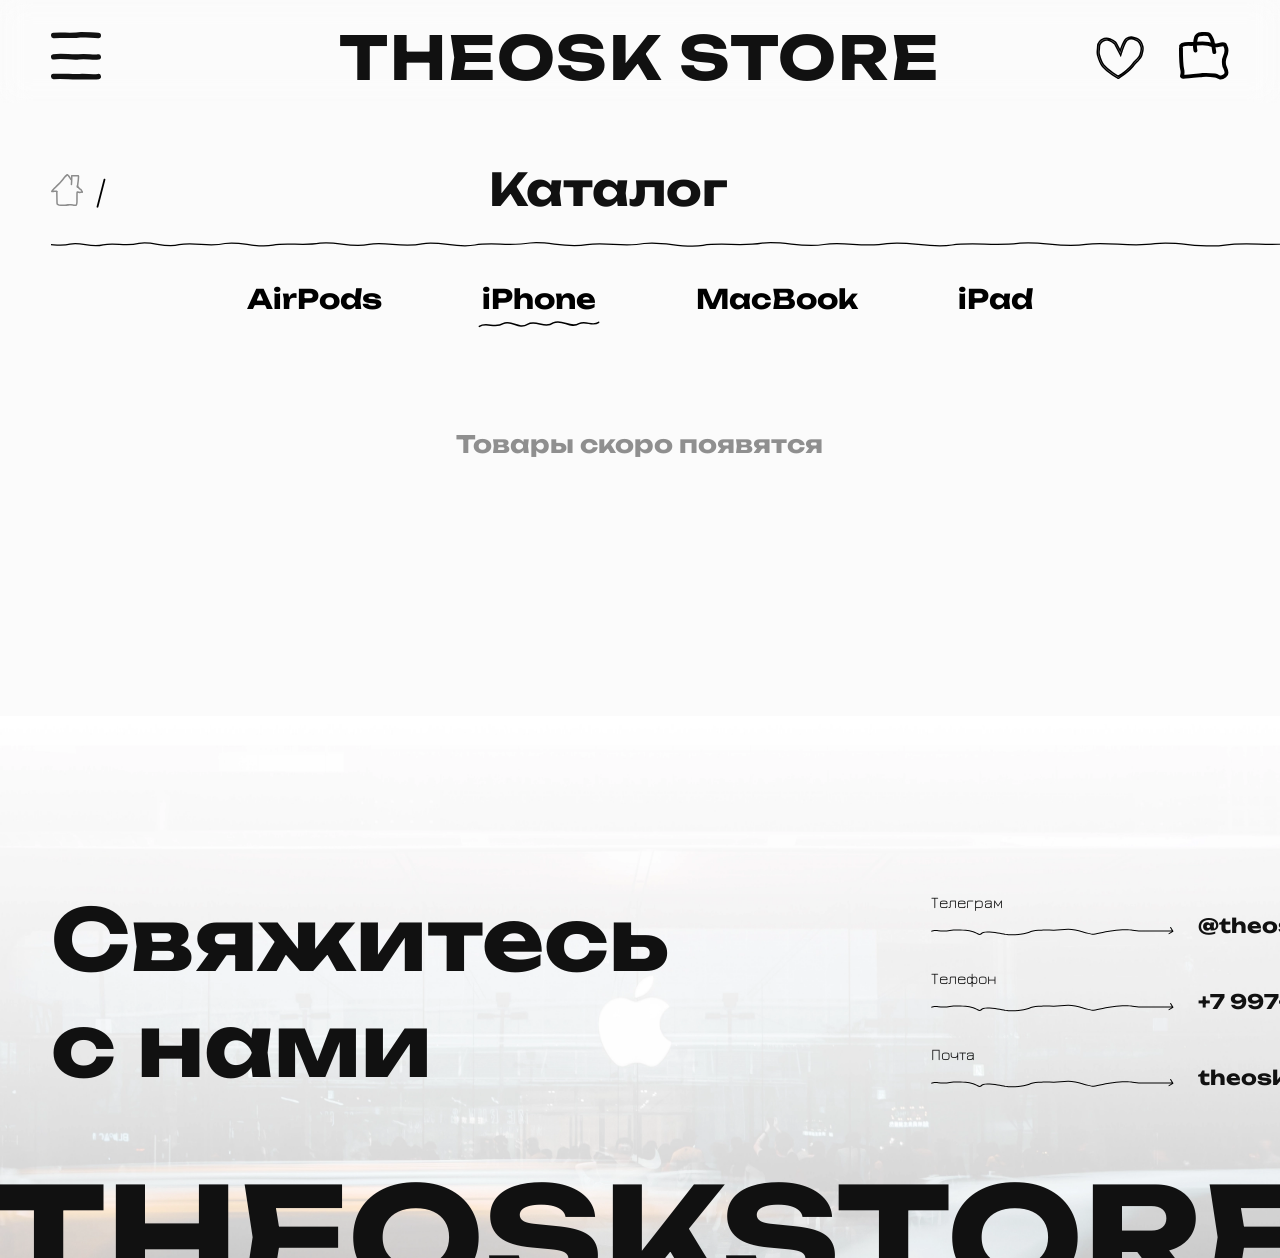
<file: pages/catalog.html>
<!DOCTYPE html>
<html lang="ru">
  <head>
    <meta charset="UTF-8" />
    <meta name="viewport" content="width=device-width, initial-scale=1.0" />
    <title>Каталог | THEOSK STORE</title>
    <link rel="stylesheet" href="../styles/base.css?v=20260702-2" />
    <script src="../scripts/home.js?v=20260702-2" defer></script>
  </head>
  <body id="home" class="favorites-page catalog-page">
    <div>
      <header>
        <div class="container">
          <nav aria-label="Открыть меню">
            <ul>
              <li>
                <button type="button" aria-controls="site-menu" aria-expanded="false" data-menu-open>
                  <svg class="burger-icon" viewBox="0 0 56 54" aria-hidden="true">
                    <path class="burger-icon__line burger-icon__line--top" d="M3 4 C13 3, 23 5, 34 3 C41 3, 47 4, 53 4" />
                    <path class="burger-icon__line burger-icon__line--middle" d="M3 28 C13 26, 22 29, 31 28 C40 27, 47 29, 53 28" />
                    <path class="burger-icon__line burger-icon__line--bottom" d="M3 50 C14 49, 25 51, 35 50 C42 50, 48 51, 53 50" />
                  </svg>
                  <span class="visually-hidden">Открыть меню</span>
                </button>
              </li>
            </ul>
          </nav>

          <a href="/~s373327/theosk/">THEOSK <span>STORE</span></a>

          <nav aria-label="Избранное и корзина">
            <ul>
              <li>
                <a href="/~s373327/theosk/favorites/">
                  <img src="../DesignEkran/svg/Heart.svg" alt="Перейти в избранное" width="28" height="28" />
                  <img src="../DesignEkran/svg/HeartHover.svg" alt="" width="28" height="28" aria-hidden="true" />
                </a>
              </li>
              <li>
                <a href="/~s373327/theosk/cart/">
                  <img src="../DesignEkran/svg/Korzina.svg" alt="Перейти в корзину" width="28" height="28" />
                  <img src="../DesignEkran/svg/KorzinaHover.svg" alt="" width="28" height="28" aria-hidden="true" />
                </a>
              </li>
            </ul>
          </nav>
        </div>
      </header>

      <aside class="menu-overlay" id="site-menu" aria-hidden="true" hidden>
        <button class="menu-overlay__close" type="button" aria-label="Закрыть меню" data-menu-close>
          <svg viewBox="0 0 42 60" aria-hidden="true">
            <g class="menu-overlay__close-base">
              <path d="M4 4 C13 16, 23 31, 39 55" />
              <path d="M2 56 C12 39, 23 24, 38 4" />
            </g>
            <g class="menu-overlay__close-fill">
              <path d="M4 4 C13 16, 23 31, 39 55" />
              <path d="M2 56 C12 39, 23 24, 38 4" />
            </g>
          </svg>
        </button>

        <nav class="menu-overlay__nav" aria-label="Меню сайта">
          <ul>
            <li><a href="/~s373327/theosk/">Главная</a></li>
            <li><a href="/~s373327/theosk/special-order/">Спецзаказ</a></li>
            <li><a href="/~s373327/theosk/catalog/">Каталог</a></li>
            <li class="menu-overlay__mobile-item"><a href="/~s373327/theosk/cart/">Корзина</a></li>
            <li class="menu-overlay__mobile-item"><a href="/~s373327/theosk/favorites/">Избранное</a></li>
            <li><a href="/~s373327/theosk/about/">О нас</a></li>
          </ul>
        </nav>
      </aside>

      <main>
        <div class="container">
          <section class="favorites-hero" aria-labelledby="catalog-title">
            <nav class="breadcrumbs" aria-label="Хлебные крошки">
              <a href="/~s373327/theosk/">
                <img src="../DesignEkran/svg/Bread_House.svg" alt="" width="32" height="32" />
                <img src="../DesignEkran/svg/Bread_House_Hover.svg" alt="" width="32" height="32" aria-hidden="true" />
                <span class="visually-hidden">Главная</span>
              </a>
              <span aria-hidden="true">/</span>
            </nav>

            <h1 id="catalog-title">Каталог</h1>
            <img class="favorites-hero__line" src="../DesignEkran/svg/Line_Cut.svg" alt="" width="1440" height="18" />
          </section>

          <nav aria-label="Категории каталога" data-category-tabs>
            <ul role="tablist">
              <li><button type="button" id="airpods-tab" role="tab" aria-controls="products" data-category="airpods" aria-selected="false">AirPods</button></li>
              <li><button type="button" id="iphone-tab" role="tab" aria-controls="products" data-category="iphone" aria-selected="true">iPhone</button></li>
              <li><button type="button" id="macbook-tab" role="tab" aria-controls="products" data-category="macbook" aria-selected="false">MacBook</button></li>
              <li><button type="button" id="ipad-tab" role="tab" aria-controls="products" data-category="ipad" aria-selected="false">iPad</button></li>
            </ul>
          </nav>

          <section id="products" role="tabpanel" aria-labelledby="iphone-tab" data-category-panel="iphone">
            <h2 class="visually-hidden" id="iphone-products-title">Смартфоны iPhone</h2>
            <ul>
            </ul>
          </section>
        </div>
      </main>

      <footer>
        <picture>
          <source
            type="image/webp"
            srcset="
              ../Assets/desktop/Footer_Back/footerwhite.webp 1x,
              ../Assets/desktop/Footer_Back/footerwhite@2x.webp 2x
            "
          />
          <img
            src="../Assets/desktop/Footer_Back/footerwhite.png"
            srcset="
              ../Assets/desktop/Footer_Back/footerwhite.png 1x,
              ../Assets/desktop/Footer_Back/footerwhite@2x.png 2x
            "
            alt=""
            width="3300"
            height="3152"
            aria-hidden="true"
          />
        </picture>
        <div class="container">
          <section aria-label="Свяжитесь с нами">
            <h2>Свяжитесь<br />с нами</h2>
            <address>
              <ul>
                <li>
                  <span>Телеграм</span>
                  <img src="../Assets/desktop/svgfooter/strelkafooter.svg" alt="" width="243" height="9" />
                  <a href="https://t.me/theosk" target="_blank" rel="noreferrer">@theosk</a>
                </li>
                <li>
                  <span>Телефон</span>
                  <img src="../Assets/desktop/svgfooter/strelkafooter.svg" alt="" width="243" height="9" />
                  <a href="tel:+79977770303">+7 997-777-03-03</a>
                </li>
                <li>
                  <span>Почта</span>
                  <img src="../Assets/desktop/svgfooter/strelkafooter.svg" alt="" width="243" height="9" />
                  <a href="mailto:theosk@mail.ru">theosk@mail.ru</a>
                </li>
              </ul>
            </address>
          </section>
        </div>
        <p aria-hidden="true">THEOSKSTORE</p>
      </footer>
    </div>
  </body>
</html>
</file>
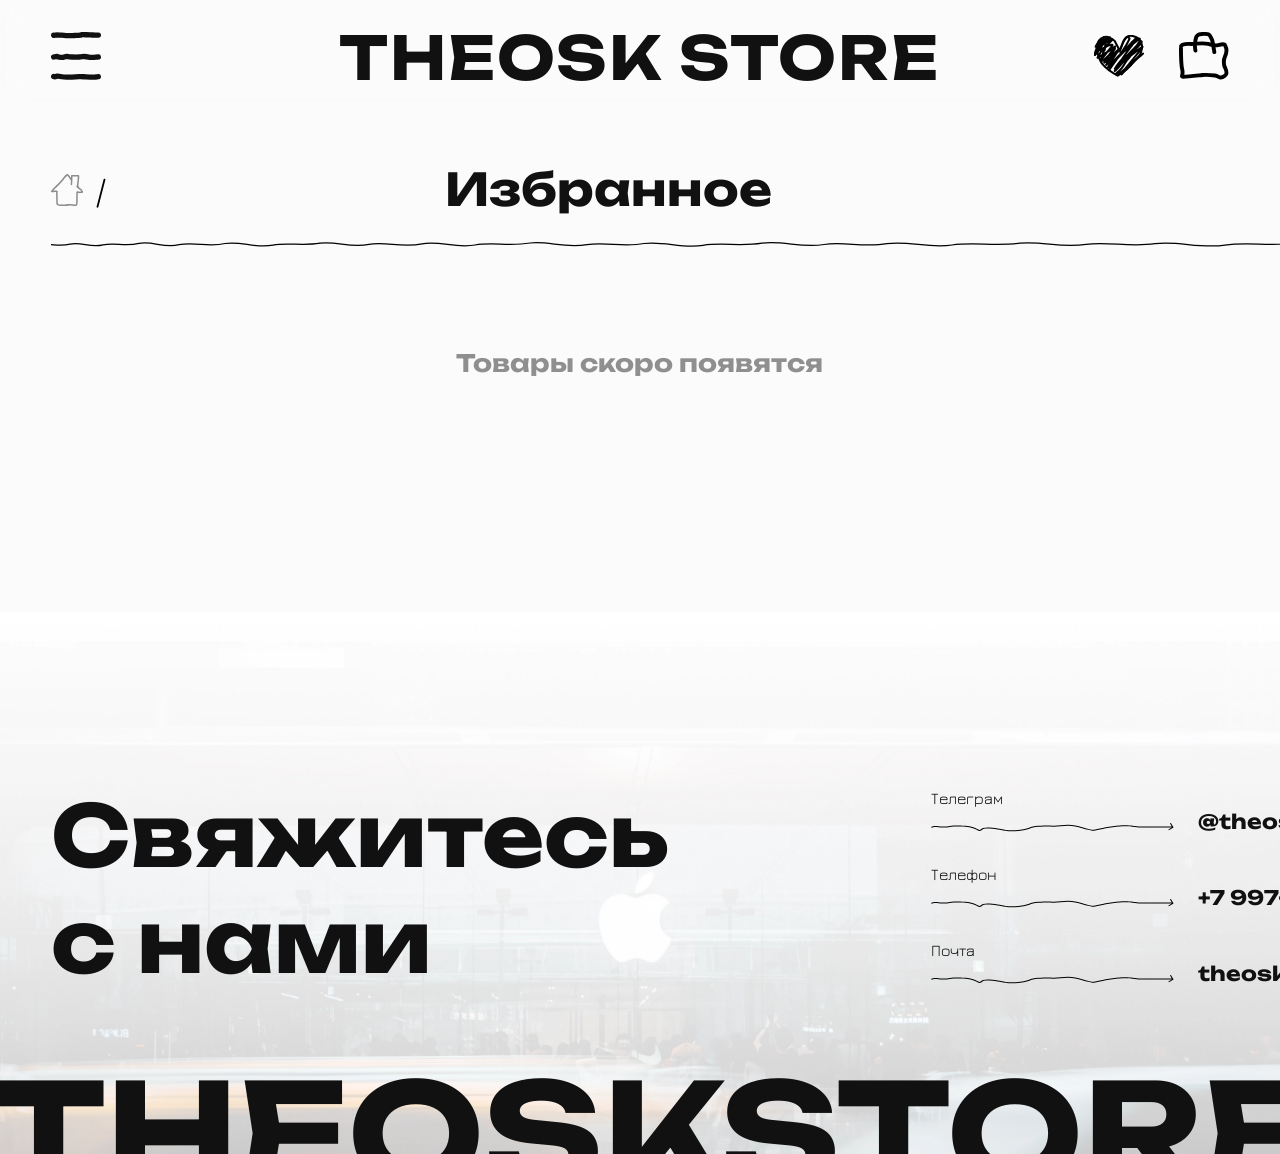
<file: pages/favorites.html>
<!DOCTYPE html>
<html lang="ru">
  <head>
    <meta charset="UTF-8" />
    <meta name="viewport" content="width=device-width, initial-scale=1.0" />
    <title>Избранное | THEOSK STORE</title>
    <link rel="stylesheet" href="../styles/base.css?v=20260702-2" />
    <script src="../scripts/home.js?v=20260702-2" defer></script>
  </head>
  <body id="home" class="favorites-page">
    <div>
      <header>
        <div class="container">
          <nav aria-label="Открыть меню">
            <ul>
              <li>
                <button type="button" aria-controls="site-menu" aria-expanded="false" data-menu-open>
                  <svg class="burger-icon" viewBox="0 0 56 54" aria-hidden="true">
                    <path
                      class="burger-icon__line burger-icon__line--top"
                      d="M3.00125 3.74103C3.00125 3.74692 2.98829 3.84436 3.14062 3.93976C3.38466 4.09259 4.31465 3.68211 5.07995 3.58343C6.84586 3.35572 9.06008 3.59559 11.6315 3.67986C13.6014 3.74442 16.2606 4.06996 18.0931 4.11066C20.5871 4.16606 22.1134 4.03444 23.4288 4.13661C24.6733 4.23327 26.2952 4.03644 27.9832 3.96464C30.3982 3.86191 31.8762 3.718 32.9846 3.52677C33.6779 3.40715 34.1128 3.21062 34.6094 3.11071C35.9788 2.83523 38.4004 3.14831 39.6399 3.2492C41.0112 3.36084 43.3634 3.38573 46.1009 3.46266C46.9959 3.52653 47.8539 3.59703 49.249 3.64076C50.1464 3.65563 51.4287 3.65563 53.001 3.6324"
                    />
                    <path
                      class="burger-icon__line burger-icon__line--middle"
                      d="M3.00098 28.1358C4.26814 27.7855 6.11594 27.4021 6.69569 27.4195C7.30438 27.4378 7.85136 27.8806 8.54457 28.1767C9.58492 28.621 11.1797 28.4191 12.5821 28.4762C13.8889 28.5293 14.905 27.8678 16.2491 27.6313C18.4121 27.2507 19.6515 28.0186 20.8887 27.9988C22.2654 27.9768 27.1069 28.2759 30.3777 28.1597C31.9252 28.1047 33.0776 27.8624 35.0339 27.6624C40.1062 27.1439 41.6793 28.2702 44.0594 28.5812C46.9796 28.5904 49.3001 28.4777 50.4278 28.2982C51.099 28.2129 51.971 28.1397 53.001 28.0449"
                    />
                    <path
                      class="burger-icon__line burger-icon__line--bottom"
                      d="M3.00098 49.9157C3.27365 50.0159 3.74534 50.1717 4.40952 50.2374C5.17913 50.3135 5.79465 49.7196 6.75896 49.5726C8.01618 49.3808 9.28531 49.6804 10.3828 49.9687C11.8992 50.3671 16.7125 50.7185 23.6073 50.6503C29.9694 50.5874 31.4945 50.0204 33.2377 50.0337C35.097 50.0479 37.5216 50.3149 38.9926 50.3785C40.9477 50.463 45.8303 50.6077 49.5836 50.6748C50.2081 50.5996 50.7208 50.4587 51.274 50.351C51.8272 50.2433 52.4053 50.173 53.001 50.1005"
                    />
                  </svg>
                  <span class="visually-hidden">Открыть меню</span>
                </button>
              </li>
            </ul>
          </nav>

          <a href="/~s373327/theosk/">THEOSK <span>STORE</span></a>

          <nav aria-label="Избранное и корзина">
            <ul>
              <li>
                <span class="header-current-icon" aria-label="Вы на странице избранного">
                  <img src="../DesignEkran/svg/HeartHover.svg" alt="" width="28" height="28" aria-hidden="true" />
                </span>
              </li>
              <li>
                <a href="/~s373327/theosk/cart/">
                  <img src="../DesignEkran/svg/Korzina.svg" alt="Перейти в корзину" width="28" height="28" />
                  <img
                    src="../DesignEkran/svg/KorzinaHover.svg"
                    alt=""
                    width="28"
                    height="28"
                    aria-hidden="true"
                  />
                </a>
              </li>
            </ul>
          </nav>
        </div>
      </header>

      <aside class="menu-overlay" id="site-menu" aria-hidden="true" hidden>
        <button class="menu-overlay__close" type="button" aria-label="Закрыть меню" data-menu-close>
          <svg viewBox="0 0 42 60" aria-hidden="true">
            <g class="menu-overlay__close-base">
              <path d="M3.58584 3.50396C3.5818 3.50988 3.50569 3.59453 3.54787 3.84836C3.61544 4.255 4.55504 4.80532 5.16398 5.49885C6.5691 7.09913 7.97 9.63448 9.73036 12.3832C11.079 14.4891 12.7356 17.5716 14.0035 19.511C15.729 22.1506 16.8986 23.5993 17.7586 25.065C18.5721 26.4515 19.8542 27.9336 21.0972 29.6102C22.8754 32.0087 24.0193 33.395 24.9344 34.3508C25.5069 34.9487 25.9494 35.2014 26.3692 35.6154C27.5268 36.7568 29.024 39.5807 29.8311 40.9663C30.7242 42.4994 32.3702 44.9612 34.2531 47.8747C34.8421 48.8662 35.4004 49.8261 36.3568 51.3154C36.9812 52.2601 37.8879 53.5885 39.0156 55.194" />
              <path d="M2.39211 55.5937C2.55042 55.2607 2.83033 54.6934 3.27737 53.9722C3.79538 53.1365 4.43499 52.7983 5.16748 51.8734C6.12244 50.6676 6.91677 49.2018 7.59362 47.9194C8.52875 46.1476 11.8113 40.9839 16.7102 33.8752C21.2304 27.3159 22.504 26.0218 23.732 24.2092C25.0419 22.2758 26.6645 19.6293 27.6827 18.0733C29.0361 16.0052 32.4388 10.8739 35.0697 6.95163C35.5372 6.34254 35.9482 5.88244 36.3765 5.36367C36.8047 4.8449 37.2377 4.28139 37.6838 3.70081" />
            </g>
            <g class="menu-overlay__close-fill">
              <path d="M3.58584 3.50396C3.5818 3.50988 3.50569 3.59453 3.54787 3.84836C3.61544 4.255 4.55504 4.80532 5.16398 5.49885C6.5691 7.09913 7.97 9.63448 9.73036 12.3832C11.079 14.4891 12.7356 17.5716 14.0035 19.511C15.729 22.1506 16.8986 23.5993 17.7586 25.065C18.5721 26.4515 19.8542 27.9336 21.0972 29.6102C22.8754 32.0087 24.0193 33.395 24.9344 34.3508C25.5069 34.9487 25.9494 35.2014 26.3692 35.6154C27.5268 36.7568 29.024 39.5807 29.8311 40.9663C30.7242 42.4994 32.3702 44.9612 34.2531 47.8747C34.8421 48.8662 35.4004 49.8261 36.3568 51.3154C36.9812 52.2601 37.8879 53.5885 39.0156 55.194" />
              <path d="M2.39211 55.5937C2.55042 55.2607 2.83033 54.6934 3.27737 53.9722C3.79538 53.1365 4.43499 52.7983 5.16748 51.8734C6.12244 50.6676 6.91677 49.2018 7.59362 47.9194C8.52875 46.1476 11.8113 40.9839 16.7102 33.8752C21.2304 27.3159 22.504 26.0218 23.732 24.2092C25.0419 22.2758 26.6645 19.6293 27.6827 18.0733C29.0361 16.0052 32.4388 10.8739 35.0697 6.95163C35.5372 6.34254 35.9482 5.88244 36.3765 5.36367C36.8047 4.8449 37.2377 4.28139 37.6838 3.70081" />
            </g>
          </svg>
        </button>

        <nav class="menu-overlay__nav" aria-label="Меню сайта">
          <ul>
            <li><a href="/~s373327/theosk/">Главная</a></li>
            <li><a href="/~s373327/theosk/special-order/">Спецзаказ</a></li>
            <li><a href="/~s373327/theosk/catalog/">Каталог</a></li>
            <li class="menu-overlay__mobile-item"><a href="/~s373327/theosk/cart/">Корзина</a></li>
            <li class="menu-overlay__mobile-item"><a href="/~s373327/theosk/favorites/">Избранное</a></li>
            <li><a href="/~s373327/theosk/about/">О нас</a></li>
          </ul>
        </nav>
      </aside>

      <main>
        <div class="container">
          <section class="favorites-hero" aria-labelledby="favorites-title">
            <nav class="breadcrumbs" aria-label="Хлебные крошки">
              <a href="/~s373327/theosk/">
                <img src="../DesignEkran/svg/Bread_House.svg" alt="" width="32" height="32" />
                <img src="../DesignEkran/svg/Bread_House_Hover.svg" alt="" width="32" height="32" aria-hidden="true" />
                <span class="visually-hidden">Главная</span>
              </a>
              <span aria-hidden="true">/</span>
            </nav>

            <h1 id="favorites-title">Избранное</h1>
            <img class="favorites-hero__line" src="../DesignEkran/svg/Line_Cut.svg" alt="" width="1440" height="18" />
          </section>

          <section id="products" aria-labelledby="favorites-products-title">
            <h2 class="visually-hidden" id="favorites-products-title">Товары в избранном</h2>
            <ul>
            </ul>
          </section>
        </div>
      </main>

      <footer>
        <picture>
          <source
            type="image/webp"
            srcset="
              ../Assets/desktop/Footer_Back/footerwhite.webp 1x,
              ../Assets/desktop/Footer_Back/footerwhite@2x.webp 2x
            "
          />
          <img
            src="../Assets/desktop/Footer_Back/footerwhite.png"
            srcset="
              ../Assets/desktop/Footer_Back/footerwhite.png 1x,
              ../Assets/desktop/Footer_Back/footerwhite@2x.png 2x
            "
            alt=""
            width="3300"
            height="3152"
            aria-hidden="true"
          />
        </picture>
        <div class="container">
          <section aria-label="Свяжитесь с нами">
            <h2>Свяжитесь<br>с нами</h2>
            <address>
              <ul>
                <li>
                  <span>Телеграм</span>
                  <img src="../Assets/desktop/svgfooter/strelkafooter.svg" alt="" width="243" height="9" />
                  <a href="https://t.me/theosk" target="_blank" rel="noreferrer">@theosk</a>
                </li>
                <li>
                  <span>Телефон</span>
                  <img src="../Assets/desktop/svgfooter/strelkafooter.svg" alt="" width="243" height="9" />
                  <a href="tel:+79977770303">+7 997-777-03-03</a>
                </li>
                <li>
                  <span>Почта</span>
                  <img src="../Assets/desktop/svgfooter/strelkafooter.svg" alt="" width="243" height="9" />
                  <a href="mailto:theosk@mail.ru">theosk@mail.ru</a>
                </li>
              </ul>
            </address>
          </section>
        </div>
        <p aria-hidden="true">THEOSKSTORE</p>
      </footer>
    </div>
  </body>
</html>
</file>
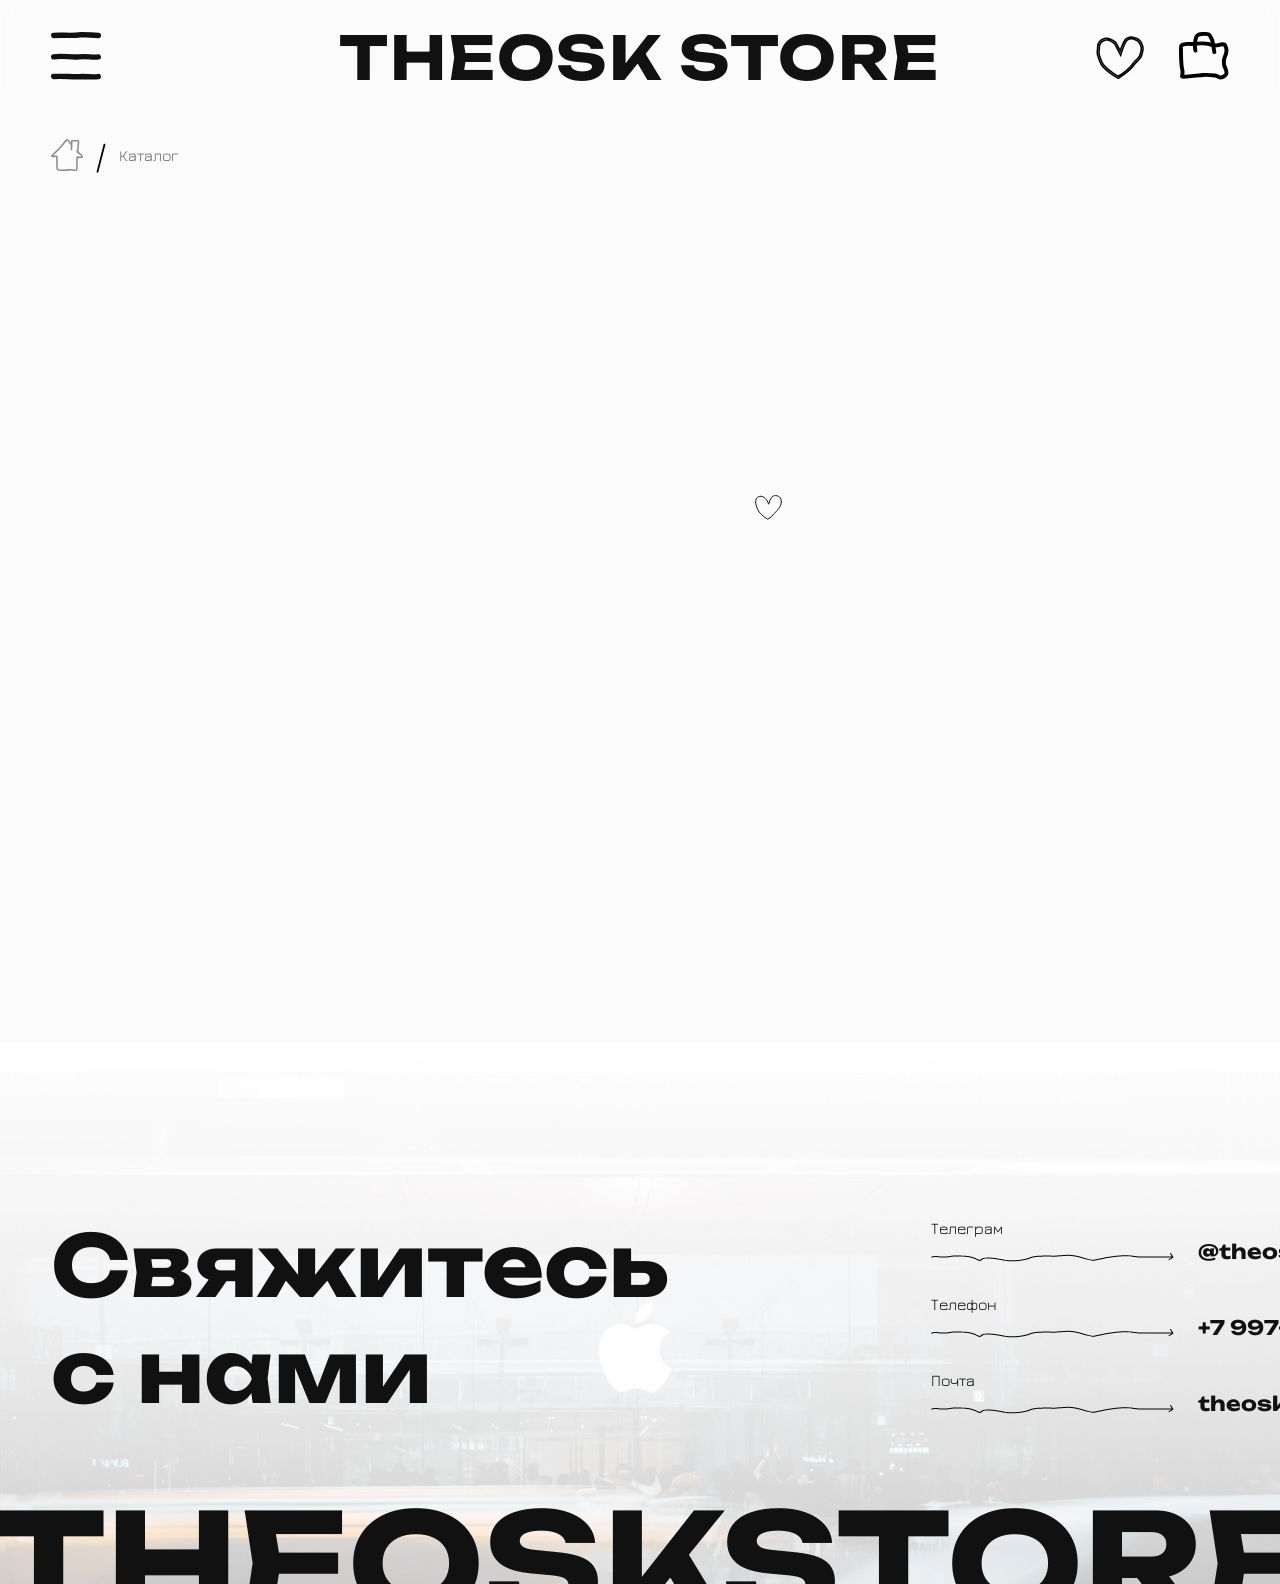
<file: pages/product.html>
<!DOCTYPE html>
<html lang="ru">
  <head>
    <meta charset="UTF-8" />
    <meta name="viewport" content="width=device-width, initial-scale=1.0" />
    <title>Товар | THEOSK STORE</title>
    <link rel="stylesheet" href="../styles/base.css?v=20260702-2" />
    <script src="../scripts/home.js?v=20260702-2" defer></script>
  </head>
  <body id="home" class="favorites-page product-page">
    <div>
      <header>
        <div class="container">
          <nav aria-label="Открыть меню">
            <ul>
              <li>
                <button type="button" aria-controls="site-menu" aria-expanded="false" data-menu-open>
                  <svg class="burger-icon" viewBox="0 0 56 54" aria-hidden="true">
                    <path class="burger-icon__line burger-icon__line--top" d="M3 4 C13 3, 23 5, 34 3 C41 3, 47 4, 53 4" />
                    <path class="burger-icon__line burger-icon__line--middle" d="M3 28 C13 26, 22 29, 31 28 C40 27, 47 29, 53 28" />
                    <path class="burger-icon__line burger-icon__line--bottom" d="M3 50 C14 49, 25 51, 35 50 C42 50, 48 51, 53 50" />
                  </svg>
                  <span class="visually-hidden">Открыть меню</span>
                </button>
              </li>
            </ul>
          </nav>

          <a href="/~s373327/theosk/">THEOSK <span>STORE</span></a>

          <nav aria-label="Избранное и корзина">
            <ul>
              <li>
                <a href="/~s373327/theosk/favorites/">
                  <img src="../DesignEkran/svg/Heart.svg" alt="Перейти в избранное" width="28" height="28" />
                  <img src="../DesignEkran/svg/HeartHover.svg" alt="" width="28" height="28" aria-hidden="true" />
                </a>
              </li>
              <li>
                <a href="/~s373327/theosk/cart/">
                  <img src="../DesignEkran/svg/Korzina.svg" alt="Перейти в корзину" width="28" height="28" />
                  <img src="../DesignEkran/svg/KorzinaHover.svg" alt="" width="28" height="28" aria-hidden="true" />
                </a>
              </li>
            </ul>
          </nav>
        </div>
      </header>

      <aside class="menu-overlay" id="site-menu" aria-hidden="true" hidden>
        <button class="menu-overlay__close" type="button" aria-label="Закрыть меню" data-menu-close>
          <svg viewBox="0 0 42 60" aria-hidden="true">
            <g class="menu-overlay__close-base">
              <path d="M4 4 C13 16, 23 31, 39 55" />
              <path d="M2 56 C12 39, 23 24, 38 4" />
            </g>
            <g class="menu-overlay__close-fill">
              <path d="M4 4 C13 16, 23 31, 39 55" />
              <path d="M2 56 C12 39, 23 24, 38 4" />
            </g>
          </svg>
        </button>

        <nav class="menu-overlay__nav" aria-label="Меню сайта">
          <ul>
            <li><a href="/~s373327/theosk/">Главная</a></li>
            <li><a href="/~s373327/theosk/special-order/">Спецзаказ</a></li>
            <li><a href="/~s373327/theosk/catalog/">Каталог</a></li>
            <li class="menu-overlay__mobile-item"><a href="/~s373327/theosk/cart/">Корзина</a></li>
            <li class="menu-overlay__mobile-item"><a href="/~s373327/theosk/favorites/">Избранное</a></li>
            <li><a href="/~s373327/theosk/about/">О нас</a></li>
          </ul>
        </nav>
      </aside>

      <main>
        <div class="container">
          <nav class="breadcrumbs" aria-label="Хлебные крошки">
            <a href="/~s373327/theosk/">
              <img src="../DesignEkran/svg/Bread_House.svg" alt="" width="32" height="32" />
              <img src="../DesignEkran/svg/Bread_House_Hover.svg" alt="" width="32" height="32" aria-hidden="true" />
              <span class="visually-hidden">Главная</span>
            </a>
            <span aria-hidden="true">/</span>
            <a href="/~s373327/theosk/catalog/?category=iphone">Каталог</a>
          </nav>

          <article class="product">
            <figure></figure>

            <section aria-labelledby="product-title">
              <header>
                <h1 id="product-title"></h1>
                <button type="button" aria-label="Добавить товар в избранное" aria-pressed="false" data-favorite>
                  <svg viewBox="0 0 35 32" aria-hidden="true">
                    <path d="M14.4 7.6 C15.2 8.3 16.1 9.6 16.9 11.2 C17.2 11.8 17.4 12.5 17.6 13.2 C17.9 12.1 18.3 10.9 18.8 9.7 C19.4 8.2 20.2 6.8 21 6 C22 5 23.2 4.5 24.5 4.6 C29 4.8 31 8 30.1 12.7 C29 18 24 21 20.8 25.4 C19.5 26.5 18.1 27.4 16.7 28.1 C11 25 7 21 5.1 14.3 C3.8 9 5.5 6 8.3 5.5 C10.5 4.6 12.8 6 14.4 7.6Z" />
                  </svg>
                </button>
              </header>

              <p></p>
              <p></p>
              <p></p>

              <form></form>
            </section>
          </article>

          <section class="product-description" aria-labelledby="advantages-title">
            <h2 id="advantages-title"></h2>
            <p></p>
            <ul></ul>
          </section>
        </div>
      </main>

      <footer>
        <picture>
          <source
            type="image/webp"
            srcset="
              ../Assets/desktop/Footer_Back/footerwhite.webp 1x,
              ../Assets/desktop/Footer_Back/footerwhite@2x.webp 2x
            "
          />
          <img
            src="../Assets/desktop/Footer_Back/footerwhite.png"
            srcset="
              ../Assets/desktop/Footer_Back/footerwhite.png 1x,
              ../Assets/desktop/Footer_Back/footerwhite@2x.png 2x
            "
            alt=""
            width="3300"
            height="3152"
            aria-hidden="true"
          />
        </picture>
        <div class="container">
          <section aria-label="Свяжитесь с нами">
            <h2>Свяжитесь<br />с нами</h2>
            <address>
              <ul>
                <li>
                  <span>Телеграм</span>
                  <img src="../Assets/desktop/svgfooter/strelkafooter.svg" alt="" width="243" height="9" />
                  <a href="https://t.me/theosk" target="_blank" rel="noreferrer">@theosk</a>
                </li>
                <li>
                  <span>Телефон</span>
                  <img src="../Assets/desktop/svgfooter/strelkafooter.svg" alt="" width="243" height="9" />
                  <a href="tel:+79977770303">+7 997-777-03-03</a>
                </li>
                <li>
                  <span>Почта</span>
                  <img src="../Assets/desktop/svgfooter/strelkafooter.svg" alt="" width="243" height="9" />
                  <a href="mailto:theosk@mail.ru">theosk@mail.ru</a>
                </li>
              </ul>
            </address>
          </section>
        </div>
        <p aria-hidden="true">THEOSKSTORE</p>
      </footer>
    </div>
  </body>
</html>
</file>
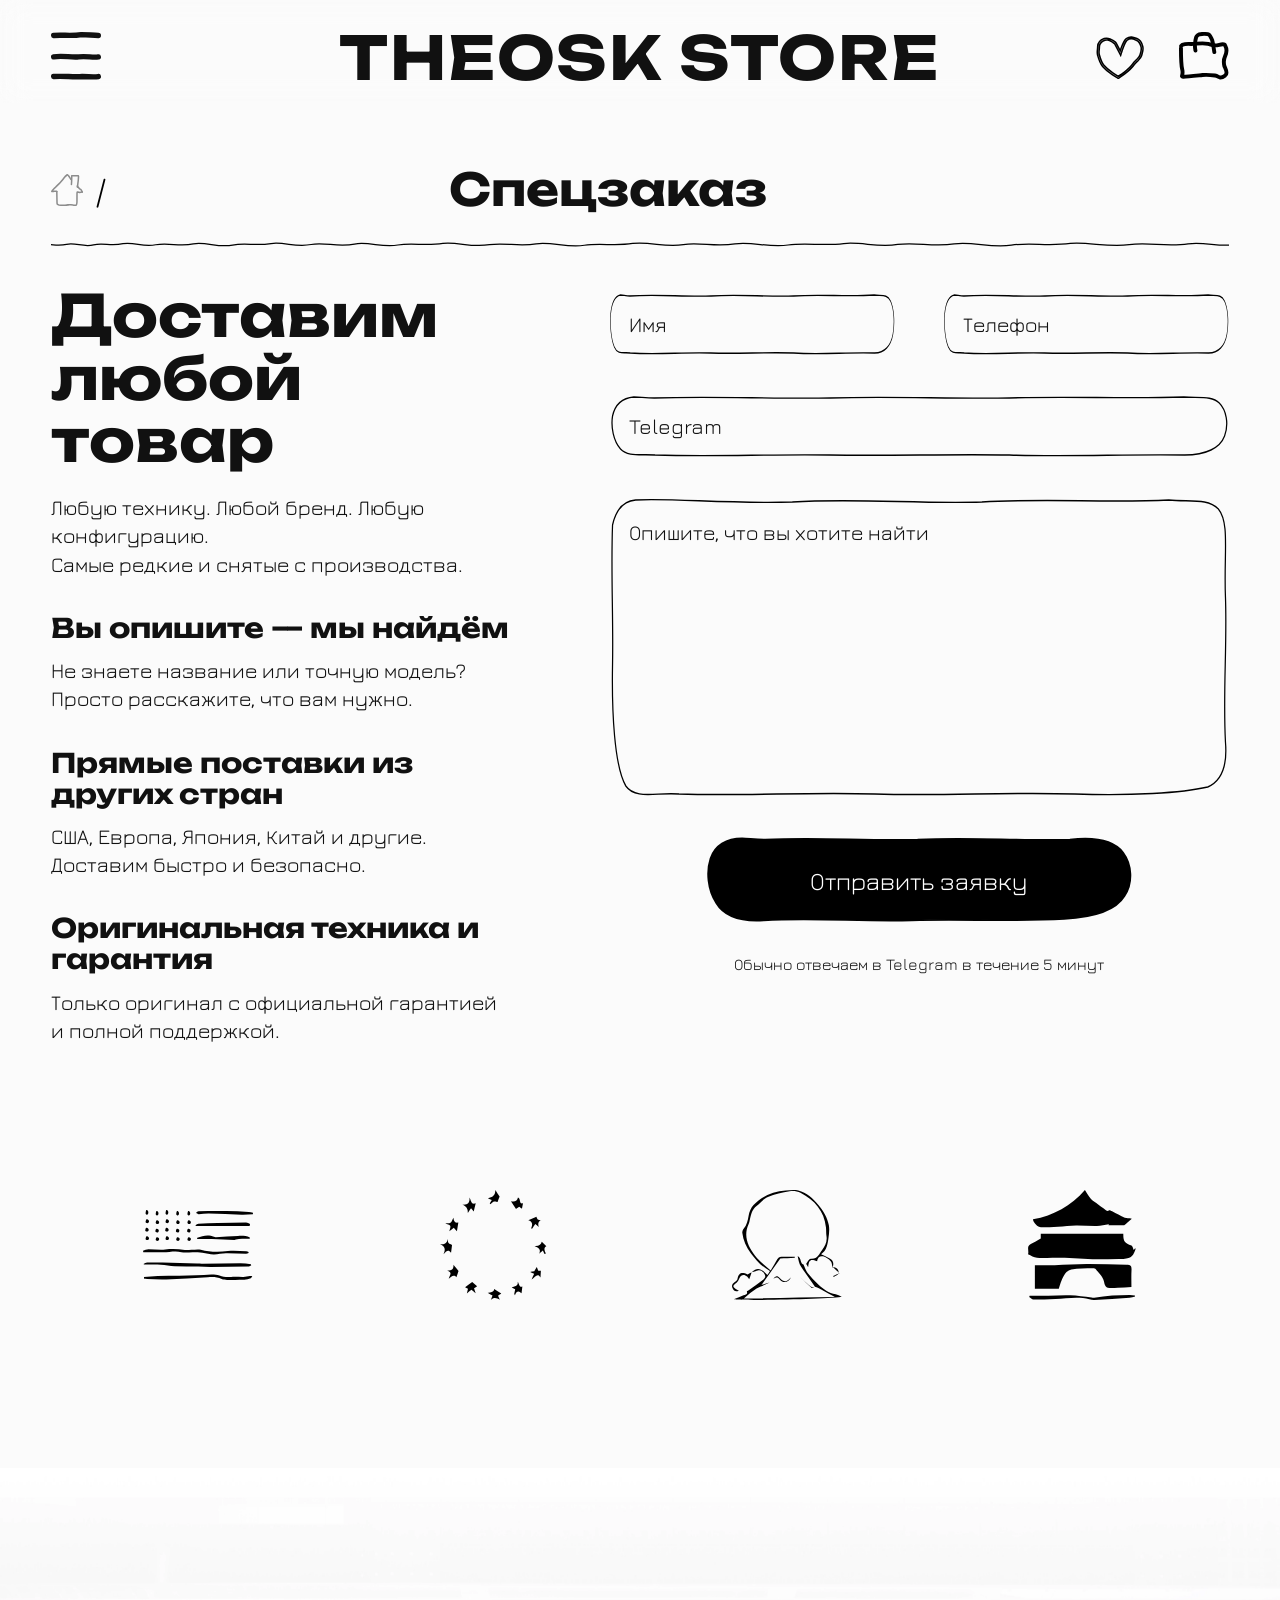
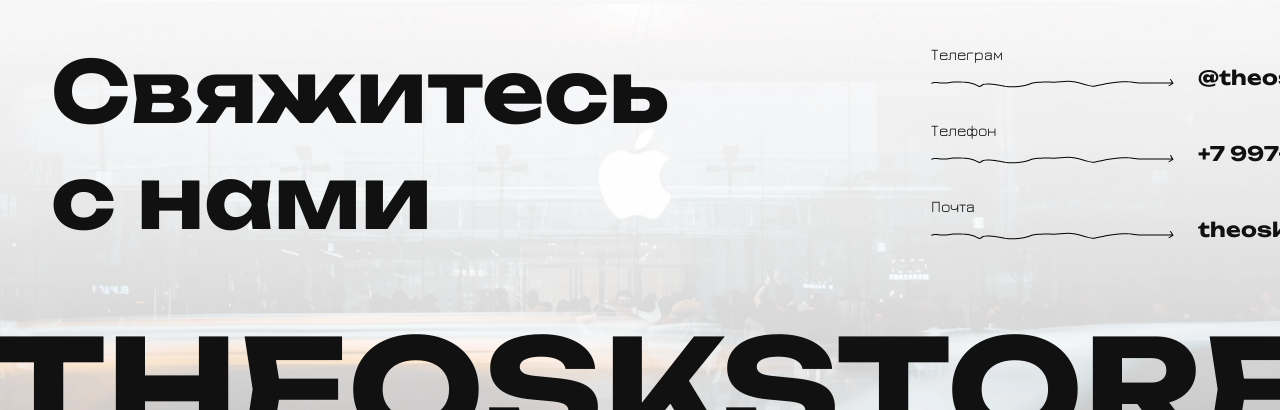
<file: pages/specialOrder.html>
<!DOCTYPE html>
<html lang="ru">
  <head>
    <meta charset="UTF-8" />
    <meta name="viewport" content="width=device-width, initial-scale=1.0" />
    <title>Спецзаказ | THEOSK STORE</title>
    <link rel="stylesheet" href="../styles/base.css?v=20260702-2" />
    <script src="../scripts/home.js?v=20260702-2" defer></script>
  </head>
  <body id="home" class="favorites-page special-order-page">
    <div>
      <header>
        <div class="container">
          <nav aria-label="Открыть меню">
            <ul>
              <li>
                <button type="button" aria-controls="site-menu" aria-expanded="false" data-menu-open>
                  <svg class="burger-icon" viewBox="0 0 56 54" aria-hidden="true">
                    <path class="burger-icon__line burger-icon__line--top" d="M3 4 C13 3, 23 5, 34 3 C41 3, 47 4, 53 4" />
                    <path class="burger-icon__line burger-icon__line--middle" d="M3 28 C13 26, 22 29, 31 28 C40 27, 47 29, 53 28" />
                    <path class="burger-icon__line burger-icon__line--bottom" d="M3 50 C14 49, 25 51, 35 50 C42 50, 48 51, 53 50" />
                  </svg>
                  <span class="visually-hidden">Открыть меню</span>
                </button>
              </li>
            </ul>
          </nav>

          <a href="/~s373327/theosk/">THEOSK <span>STORE</span></a>

          <nav aria-label="Избранное и корзина">
            <ul>
              <li>
                <a href="/~s373327/theosk/favorites/">
                  <img src="../DesignEkran/svg/Heart.svg" alt="Перейти в избранное" width="28" height="28" />
                  <img src="../DesignEkran/svg/HeartHover.svg" alt="" width="28" height="28" aria-hidden="true" />
                </a>
              </li>
              <li>
                <a href="/~s373327/theosk/cart/">
                  <img src="../DesignEkran/svg/Korzina.svg" alt="Перейти в корзину" width="28" height="28" />
                  <img src="../DesignEkran/svg/KorzinaHover.svg" alt="" width="28" height="28" aria-hidden="true" />
                </a>
              </li>
            </ul>
          </nav>
        </div>
      </header>

      <aside class="menu-overlay" id="site-menu" aria-hidden="true" hidden>
        <button class="menu-overlay__close" type="button" aria-label="Закрыть меню" data-menu-close>
          <svg viewBox="0 0 42 60" aria-hidden="true">
            <g class="menu-overlay__close-base">
              <path d="M4 4 C13 16, 23 31, 39 55" />
              <path d="M2 56 C12 39, 23 24, 38 4" />
            </g>
            <g class="menu-overlay__close-fill">
              <path d="M4 4 C13 16, 23 31, 39 55" />
              <path d="M2 56 C12 39, 23 24, 38 4" />
            </g>
          </svg>
        </button>

        <nav class="menu-overlay__nav" aria-label="Меню сайта">
          <ul>
            <li><a href="/~s373327/theosk/">Главная</a></li>
            <li><a href="/~s373327/theosk/special-order/" aria-current="page">Спецзаказ</a></li>
            <li><a href="/~s373327/theosk/catalog/">Каталог</a></li>
            <li class="menu-overlay__mobile-item"><a href="/~s373327/theosk/cart/">Корзина</a></li>
            <li class="menu-overlay__mobile-item"><a href="/~s373327/theosk/favorites/">Избранное</a></li>
            <li><a href="/~s373327/theosk/about/">О нас</a></li>
          </ul>
        </nav>
      </aside>

      <section
        class="order-overlay special-order-success"
        aria-labelledby="special-order-success-title"
        aria-hidden="true"
        data-special-order-success-overlay
        hidden
      >
        <section aria-labelledby="special-order-success-title" aria-live="polite">
          <h2 id="special-order-success-title"><span>Ваша</span><span>заявка</span><span>принята</span></h2>
          <p>Ожидайте. С вами свяжется наш менеджер.</p>
          <a href="/~s373327/theosk/">
            <img src="../DesignEkran/svg/Strelki_Back_To_House.svg" alt="" width="311" height="173" aria-hidden="true" />
            <img src="../DesignEkran/svg/House_Back_Forma.svg" alt="" width="77" height="77" aria-hidden="true" />
            <img src="../DesignEkran/svg/House_Back_Forma_Hover.svg" alt="" width="88" height="119" aria-hidden="true" />
            <span class="visually-hidden">Вернуться на главную</span>
          </a>
        </section>
      </section>

      <main>
        <div class="container">
          <section class="favorites-hero" aria-labelledby="special-order-title">
            <nav class="breadcrumbs" aria-label="Хлебные крошки">
              <a href="/~s373327/theosk/">
                <img src="../DesignEkran/svg/Bread_House.svg" alt="" width="32" height="32" />
                <img src="../DesignEkran/svg/Bread_House_Hover.svg" alt="" width="32" height="32" aria-hidden="true" />
                <span class="visually-hidden">Главная</span>
              </a>
              <span aria-hidden="true">/</span>
            </nav>

            <h1 id="special-order-title">Спецзаказ</h1>
            <img class="favorites-hero__line" src="../DesignEkran/svg/Line_Cut.svg" alt="" width="1440" height="18" />
          </section>

          <section class="special-order" aria-labelledby="delivery-title">
            <div class="special-order__copy">
              <h2 id="delivery-title">Доставим<br />любой товар</h2>

              <p>Любую технику. Любой бренд. Любую конфигурацию.<br />Самые редкие и снятые с производства.</p>

              <section>
                <h3>Вы опишите — мы найдём</h3>
                <p>Не знаете название или точную модель?<br />Просто расскажите, что вам нужно.</p>
              </section>

              <section>
                <h3>Прямые поставки из других стран</h3>
                <p>США, Европа, Япония, Китай и другие.<br />Доставим быстро и безопасно.</p>
              </section>

              <section>
                <h3>Оригинальная техника и гарантия</h3>
                <p>Только оригинал с официальной гарантией<br />и полной поддержкой.</p>
              </section>
            </div>

            <form class="special-order__form" data-special-order-form>
              <label>
                <span class="visually-hidden">Имя</span>
                <input type="text" name="name" placeholder="Имя" autocomplete="name" />
              </label>

              <label>
                <span class="visually-hidden">Телефон</span>
                <input type="tel" name="phone" placeholder="Телефон" inputmode="tel" autocomplete="tel" />
              </label>

              <label>
                <span class="visually-hidden">Telegram</span>
                <input type="text" name="telegram" placeholder="Telegram" autocomplete="off" spellcheck="false" />
              </label>

              <label>
                <span class="visually-hidden">Опишите, что вы хотите найти</span>
                <textarea name="request" placeholder="Опишите, что вы хотите найти"></textarea>
              </label>

              <button type="submit">Отправить заявку</button>
              <p>Обычно отвечаем в Telegram в течение 5 минут</p>
            </form>
          </section>

          <section class="special-order__countries" aria-labelledby="countries-title">
            <h2 class="visually-hidden" id="countries-title">Страны поставки</h2>
            <ul>
              <li>
                <img src="../DesignEkran/svg/icon-usa.svg" alt="" width="87" height="80" />
                <span class="visually-hidden">США</span>
              </li>
              <li>
                <img src="../DesignEkran/svg/icon-europe.svg" alt="" width="87" height="86" />
                <span class="visually-hidden">Европа</span>
              </li>
              <li>
                <img src="../DesignEkran/svg/icon-japan.svg" alt="" width="87" height="87" />
                <span class="visually-hidden">Япония</span>
              </li>
              <li>
                <img src="../DesignEkran/svg/icon-china.svg" alt="" width="87" height="87" />
                <span class="visually-hidden">Китай</span>
              </li>
            </ul>
          </section>
        </div>
      </main>

      <footer>
        <picture>
          <source
            type="image/webp"
            srcset="
              ../Assets/desktop/Footer_Back/footerwhite.webp 1x,
              ../Assets/desktop/Footer_Back/footerwhite@2x.webp 2x
            "
          />
          <img
            src="../Assets/desktop/Footer_Back/footerwhite.png"
            srcset="
              ../Assets/desktop/Footer_Back/footerwhite.png 1x,
              ../Assets/desktop/Footer_Back/footerwhite@2x.png 2x
            "
            alt=""
            width="3300"
            height="3152"
            aria-hidden="true"
          />
        </picture>
        <div class="container">
          <section aria-label="Свяжитесь с нами">
            <h2>Свяжитесь<br />с нами</h2>
            <address>
              <ul>
                <li>
                  <span>Телеграм</span>
                  <img src="../Assets/desktop/svgfooter/strelkafooter.svg" alt="" width="243" height="9" />
                  <a href="https://t.me/theosk" target="_blank" rel="noreferrer">@theosk</a>
                </li>
                <li>
                  <span>Телефон</span>
                  <img src="../Assets/desktop/svgfooter/strelkafooter.svg" alt="" width="243" height="9" />
                  <a href="tel:+79977770303">+7 997-777-03-03</a>
                </li>
                <li>
                  <span>Почта</span>
                  <img src="../Assets/desktop/svgfooter/strelkafooter.svg" alt="" width="243" height="9" />
                  <a href="mailto:theosk@mail.ru">theosk@mail.ru</a>
                </li>
              </ul>
            </address>
          </section>
        </div>
        <p aria-hidden="true">THEOSKSTORE</p>
      </footer>
    </div>
  </body>
</html>
</file>
<file: styles/base.css>
:root {
  --color-bg: #FBFBFB;
  --color-surface: #ffffff;
  --color-text: #111111;
  --color-border: #111111;
  --color-accent: #ff4d4d;
  --color-muted: #6d6d6d;
  --shadow-soft: 0 14px 35px rgba(17, 17, 17, 0.08);
  --container-width: 1440px;
  --radius-card: 28px;
  --radius-pill: 999px;
}

@font-face {
  font-family: "Jura";
  src: url("../Assets/Fonts/Jura/static/Jura-Regular.ttf") format("truetype");
  font-weight: 400;
  font-style: normal;
}

@font-face {
  font-family: "Jura";
  src: url("../Assets/Fonts/Jura/static/Jura-SemiBold.ttf") format("truetype");
  font-weight: 600;
  font-style: normal;
}

@font-face {
  font-family: "Unbounded";
  src: url("../Assets/Fonts/Unbounded/static/Unbounded-Bold.ttf") format("truetype");
  font-weight: 700;
  font-style: normal;
}

@font-face {
  font-family: "Architects Daughter";
  src: url("../Assets/Fonts/Architects_Daughter/ArchitectsDaughter-Regular.ttf") format("truetype");
  font-weight: 400;
  font-style: normal;
}

*,
*::before,
*::after {
  box-sizing: border-box;
}

body {
  margin: 0;
  min-width: 320px;
  background: var(--color-bg);
  color: var(--color-text);
  font-family: "Jura", sans-serif;
}

h1,
h2,
h3,
p,
ul {
  margin-top: 0;
}

a {
  color: inherit;
  text-decoration: none;
}

img,
svg {
  display: block;
}

.container {
  width: 92%;
  max-width: var(--container-width);
  margin: 0 auto;
}

.visually-hidden {
  position: absolute;
  width: 1px;
  height: 1px;
  padding: 0;
  margin: -1px;
  overflow: hidden;
  clip: rect(0, 0, 0, 0);
  white-space: nowrap;
  border: 0;
}

body > div {
  min-height: 100vh;
  display: flex;
  flex-direction: column;
}

body > div > header {
  position: sticky;
  top: 0;
  z-index: 10;
  backdrop-filter: blur(14px);
}

header .container,
footer .container {
  display: flex;
  align-items: center;
  justify-content: space-between;
  gap: 20px;
  padding: 22px 0;
}

header .container > a,
footer .container > p:first-child {
  font-family: "Unbounded", sans-serif;
  font-size: 32px;
  font-weight: 700;
  letter-spacing: 0.03em;
  text-transform: uppercase;
}

nav ul {
  display: flex;
  flex-wrap: wrap;
  gap: 12px;
  margin: 0;
  padding: 0;
  list-style: none;
}

nav a {
  display: inline-flex;
  padding: 11px 18px;
  border: 1px solid var(--color-border);
  border-radius: var(--radius-pill);
}

nav a[aria-current="page"],
nav a:hover,
nav a:focus-visible {
  background: var(--color-text);
  color: var(--color-surface);
}

main {
  flex: 1;
  padding: 56px 0 72px;
}

main section,
main article {
  background: var(--color-surface);
  border: 1px solid rgba(17, 17, 17, 0.1);
  border-radius: var(--radius-card);
  box-shadow: var(--shadow-soft);
}

main .container > section:first-child {
  padding: 64px 64px 0px 0px;
}

main .container > section:first-child > p:first-child {
  margin-bottom: 18px;
  color: var(--color-accent);
  font-family: "Architects Daughter", cursive;
  font-size: 28px;
}

main h1 {
  margin-bottom: 16px;
  max-width: 720px;
  font-family: "Unbounded", sans-serif;
  font-size: 64px;
  line-height: 1.02;
}

main .container > section:first-child > p:nth-of-type(2) {
  max-width: 720px;
  margin-bottom: 0;
  font-size: 18px;
  line-height: 1.6;
}

main section > p:last-child {
  margin: 28px 0 0;
}

main section > p:last-child a {
  display: inline-flex;
  align-items: center;
  justify-content: center;
  min-height: 50px;
  padding: 12px 22px;
  border: 1px solid var(--color-border);
  border-radius: var(--radius-pill);
}

main section > p:last-child a:first-child {
  background: var(--color-text);
  color: var(--color-surface);
}

main section > p:last-child a + a {
  margin-left: 14px;
}

main > .container > section + section {
  background: transparent;
  border: 0;
  box-shadow: none;
}

main > .container > section + section ul {
  display: grid;
  grid-template-columns: repeat(3, 1fr);
  margin: 0;
  padding: 0;
  list-style: none;
}

main > .container > section + section article {
  height: 100%;
  padding: 28px;
}

main > .container > section + section h2 {
  margin-top: 80px;
  margin-bottom: 40px;
  font-family: "Unbounded", sans-serif;
  font-size: 40px;
}

main > .container > section + section p {
  margin-bottom: 0;
  font-size: 18px;
  line-height: 1.55;
}

footer {
  border-top: 1px solid rgba(17, 17, 17, 0.08);
}

footer p:last-child {
  margin-bottom: 0;
  color: var(--color-muted);
  font-size: 15px;
}

body#home header .container {
  display: grid;
  grid-template-columns: 1fr auto 1fr;
  align-items: center;
  padding: 20px 0 8px;
}

body#home header nav ul {
  align-items: flex-start;
  gap: 10px;
}

body#home header nav :is(a, button, .header-current-icon) {
  position: relative;
  display: inline-flex;
  align-items: center;
  justify-content: center;
  width: 50px;
  height: 50px;
  padding: 0;
  border: 0;
  border-radius: 0;
  background: transparent;
  color: inherit;
  cursor: pointer;
  overflow: visible;
}

body#home header nav .header-current-icon {
  cursor: default;
}

body#home header nav:first-of-type svg {
  width: 50px;
  height: 50px;
  overflow: visible;
}

body#home header nav:first-of-type path {
  fill: none;
  stroke: currentColor;
  stroke-width: 6;
  stroke-linecap: round;
  transform-box: fill-box;
  transform-origin: left center;
  transition: transform 0.32s cubic-bezier(0.2, 0.8, 0.2, 1);
}

body#home header nav:first-of-type button:hover .burger-icon__line--top,
body#home header nav:first-of-type button:focus-visible .burger-icon__line--top {
  transform: scaleX(0.54);
}

body#home header nav:first-of-type button:hover .burger-icon__line--middle,
body#home header nav:first-of-type button:focus-visible .burger-icon__line--middle {
  transform: translateX(10px) scaleX(0.72);
}

body#home header nav:first-of-type button:hover .burger-icon__line--bottom,
body#home header nav:first-of-type button:focus-visible .burger-icon__line--bottom {
  transform: translateX(15px);
}

body#home header nav img {
  width: 50px;
  height: 50px;
  object-fit: contain;
}

body#home header nav img + img {
  position: absolute;
  top: 0;
  left: 0;
  opacity: 0;
  pointer-events: none;
}

body#home header nav a:hover img:first-child,
body#home header nav a:focus-visible img:first-child {
  opacity: 0;
}

body#home header nav a:hover img + img,
body#home header nav a:focus-visible img + img {
  opacity: 1;
}

body#home header nav [data-cart-count] {
  position: absolute;
  top: -2px;
  right: -4px;
  z-index: 3;
  display: inline-grid;
  min-width: 18px;
  height: 18px;
  padding: 0 5px;
  place-items: center;
  border-radius: 999px;
  background: #ff4d4d;
  color: #ffffff;
  font-family: "Unbounded", sans-serif;
  font-size: 9px;
  font-weight: 700;
  line-height: 1;
  box-sizing: border-box;
  pointer-events: none;
}

body#home header nav [data-cart-count][hidden] {
  display: none;
}

body#home header nav .header-current-icon img {
  opacity: 1;
}

body#home header nav a:hover,
body#home header nav a:focus-visible,
body#home header nav button:hover,
body#home header nav button:focus-visible,
body#home header nav a[aria-current="page"] {
  background: transparent;
  color: inherit;
}

body#home header nav:first-of-type {
  justify-self: start;
}

body#home header nav:last-of-type {
  justify-self: end;
}

body#home header nav:last-of-type ul {
  gap: 35px;
}

body#home header .container > a {
  justify-self: center;
  font-size: 60px;
}

body.menu-overlay-open {
  overflow: hidden;
}

body#home .menu-overlay {
  position: fixed;
  inset: 0;
  z-index: 100;
  display: grid;
  place-items: center;
  min-height: 100vh;
  background: rgba(133, 133, 131, 0.98);
  opacity: 0;
  visibility: hidden;
  transition: opacity 0.22s ease, visibility 0.22s ease;
}

body#home .menu-overlay.is-open {
  opacity: 1;
  visibility: visible;
}

body#home .menu-overlay__close {
  position: absolute;
  top: 40px;
  left: 32px;
  width: 42px;
  height: 60px;
  padding: 0;
  border: 0;
  background: transparent;
  color: #000000;
  cursor: pointer;
}

body#home .menu-overlay__close svg {
  width: 100%;
  height: 100%;
  overflow: visible;
}

body#home .menu-overlay__close path {
  fill: none;
  stroke-width: 6;
  stroke-linecap: round;
}

body#home .menu-overlay__close-base path {
  stroke: #000000;
}

body#home .menu-overlay__close-fill {
  clip-path: inset(100% 0 0 0);
  transition: clip-path 0.34s cubic-bezier(0.2, 0.8, 0.2, 1);
}

body#home .menu-overlay__close-fill path {
  stroke: #ffffff;
}

body#home .menu-overlay__close:hover .menu-overlay__close-fill,
body#home .menu-overlay__close:focus-visible .menu-overlay__close-fill {
  clip-path: inset(0 0 0 0);
}

body#home .menu-overlay__nav {
  width: min(360px, 86vw);
  transform: translateY(-80px);
}

body#home .menu-overlay__nav ul {
  display: grid;
  gap: 13px;
  margin: 0;
  padding: 0;
  list-style: none;
  text-align: center;
}

body#home .menu-overlay__mobile-item {
  display: none;
}

body#home .menu-overlay__nav a {
  display: inline-flex;
  justify-content: center;
  width: auto;
  height: auto;
  padding: 0;
  border: 0;
  border-radius: 0;
  color: #000000;
  font-family: "Unbounded", sans-serif;
  font-size: 38px;
  font-weight: 700;
  line-height: 1.05;
  transition: color 0.18s ease;
}

body#home .menu-overlay__nav a:hover,
body#home .menu-overlay__nav a:focus-visible {
  color: #ffffff;
  background: transparent;
}

body#home .menu-overlay__nav a[aria-current="page"] {
  color: #000000;
  background: transparent;
}

body#home .menu-overlay__nav a[aria-current="page"]:hover,
body#home .menu-overlay__nav a[aria-current="page"]:focus-visible {
  color: #ffffff;
}

body#home .cart-config-dialog {
  width: 423px;
  max-width: calc(100vw - 32px);
  padding: 0;
  border: 0;
  border-radius: 32px;
  background: #fbfbfb;
  color: #111111;
  overflow: visible;
}

body#home .cart-config-dialog::backdrop {
  background: rgba(90, 90, 88, 0.72);
}

body#home .cart-config-dialog form {
  position: relative;
  isolation: isolate;
  display: grid;
  gap: 25px;
  padding: 28px 29px 25px;
}

body#home .cart-config-dialog [data-cart-dialog-options] {
  display: grid;
  gap: 28px;
}

body#home .cart-config-dialog header {
  position: static;
  display: flex;
  align-items: flex-start;
  justify-content: space-between;
  gap: 20px;
}

body#home .cart-config-dialog h2 {
  margin: 0;
  font-family: "Unbounded", sans-serif;
  font-size: 24px;
  line-height: 1.1;
}

body#home .cart-config-dialog header > button {
  width: 28px;
  height: 27px;
  padding: 0;
  border: 0;
  background: transparent;
  cursor: pointer;
}

body#home .cart-config-dialog header > button img {
  width: 100%;
  height: 100%;
  transition: transform 0.18s ease;
}

body#home .cart-config-dialog header > button:hover img,
body#home .cart-config-dialog header > button:focus-visible img {
  transform: scale(1.1);
}

body#home .cart-config-dialog .product-option {
  position: relative;
  z-index: 1;
  display: grid;
  width: 365px;
  gap: 8px;
}

body#home .cart-config-dialog .product-option:has(> button[aria-expanded="true"]) {
  z-index: 100;
}

body#home .cart-config-dialog .product-option > label {
  width: fit-content;
  font-family: "Unbounded", sans-serif;
  font-size: 17px;
}

body#home .cart-config-dialog .product-option > button {
  all: unset;
  position: relative;
  z-index: 2;
  display: flex;
  align-items: center;
  box-sizing: border-box;
  width: 100%;
  height: 38px;
  padding: 0 38px 0 13px;
  color: #111111;
  font: 17px "Jura", sans-serif;
  cursor: pointer;
}

body#home .cart-config-dialog .product-option > button > span {
  line-height: 1;
}

body#home .cart-config-dialog .product-option > button::after {
  content: "";
  position: absolute;
  inset: 0;
  z-index: -1;
  background: url("../DesignEkran/svg/Select_Outline_365.svg") center / 100% 100% no-repeat;
}

body#home .cart-config-dialog .product-option > button::before {
  content: "";
  position: absolute;
  top: 12px;
  right: 15px;
  width: 8px;
  height: 8px;
  border-right: 1px solid #111111;
  border-bottom: 1px solid #111111;
  transform: rotate(45deg);
}

body#home .cart-config-dialog .product-option > button[aria-expanded="true"]::before {
  top: 16px;
  transform: rotate(225deg);
}

body#home .cart-config-dialog .product-option > ul {
  position: absolute;
  top: calc(100% + 4px);
  left: 0;
  z-index: 100;
  display: grid;
  width: 365px;
  min-width: 365px;
  margin: 0;
  padding: 10px 0;
  list-style: none;
  background: url("../DesignEkran/svg/Dropdown_Outline_365.svg") center / 100% 100% no-repeat;
  box-sizing: border-box;
}

body#home .cart-config-dialog .product-option > ul[hidden] {
  display: none;
}

body#home .cart-config-dialog .product-option li {
  list-style: none;
}

body#home .cart-config-dialog .product-option li > button {
  all: unset;
  position: relative;
  display: block;
  box-sizing: border-box;
  width: calc(100% - 32px);
  height: 31px;
  margin: 0 16px;
  padding: 0 8px 0 24px;
  border-radius: 4px;
  color: #111111;
  font: 16px "Jura", sans-serif;
  cursor: pointer;
}

body#home .cart-config-dialog .product-option li > button:hover,
body#home .cart-config-dialog .product-option li > button:focus-visible {
  background: #111111;
  color: #ffffff;
  outline: 0;
}

body#home .cart-config-dialog .product-option li > button[aria-selected="true"]::before {
  content: "";
  position: absolute;
  top: 50%;
  left: 9px;
  width: 5px;
  height: 5px;
  background: url("../DesignEkran/svg/Option_Dot.svg") center / contain no-repeat;
  transform: translateY(-50%);
}

body#home .cart-config-dialog .product-option li > button[aria-selected="true"]:hover::before,
body#home .cart-config-dialog .product-option li > button[aria-selected="true"]:focus-visible::before {
  filter: invert(1);
}

body#home .cart-dialog-actions {
  display: flex;
  align-items: center;
  justify-content: space-between;
  gap: 18px;
  margin-top: 6px;
  padding-top: 24px;
  background: url("../DesignEkran/svg/Line_Cut.svg") top center / 100% 12px no-repeat;
}

body#home .cart-dialog-actions strong {
  font-family: "Unbounded", sans-serif;
  font-size: 21px;
}

body#home .cart-dialog-actions button {
  position: relative;
  width: 190px;
  height: 54px;
  padding: 0;
  border: 0;
  background: url("../DesignEkran/svg/Product_Button_Fill.svg") center / 100% 100% no-repeat;
  color: #ffffff;
  font: 20px "Jura", sans-serif;
  cursor: pointer;
}

body#home .cart-dialog-actions button:hover,
body#home .cart-dialog-actions button:focus-visible {
  background-image: url("../DesignEkran/svg/Product_Button_Outline.svg");
  color: #111111;
  outline: 0;
}

body#home .order-overlay {
  position: fixed;
  inset: 0;
  z-index: 110;
  display: grid;
  place-items: start center;
  box-sizing: border-box;
  height: 100vh;
  min-height: 100vh;
  padding: 42px 0 80px;
  overflow-y: auto;
  overscroll-behavior: contain;
  background: rgba(133, 133, 131, 0.98);
  opacity: 0;
  visibility: hidden;
  -webkit-overflow-scrolling: touch;
  transition: opacity 0.22s ease, visibility 0.22s ease;
}

@supports (height: 100dvh) {
  body#home .order-overlay {
    height: 100dvh;
    min-height: 100dvh;
    max-height: 100dvh;
  }
}

body#home .order-overlay.is-open {
  opacity: 1;
  visibility: visible;
}

body#home .order-overlay > button {
  position: fixed;
  top: 40px;
  left: 32px;
  width: 42px;
  height: 60px;
  padding: 0;
  border: 0;
  background: transparent;
  cursor: pointer;
}

body#home .order-overlay > button svg {
  width: 100%;
  height: 100%;
  overflow: visible;
}

body#home .order-overlay > button path {
  fill: none;
  stroke: #000000;
  stroke-width: 6;
  stroke-linecap: round;
  transition: stroke 0.18s ease;
}

body#home .order-overlay > button:hover path,
body#home .order-overlay > button:focus-visible path {
  stroke: #ffffff;
}

body#home .order-overlay.is-complete > button {
  display: none;
}

body#home .order-overlay form {
  width: 690px;
  color: #ffffff;
}

body#home .order-overlay form[hidden],
body#home .order-overlay > section[hidden] {
  display: none;
}

body#home .order-overlay header {
  position: static;
  margin-bottom: 68px;
}

body#home .order-overlay h2,
body#home .order-overlay h3,
body#home .order-overlay legend {
  margin: 0;
  font-family: "Unbounded", sans-serif;
  font-weight: 700;
  line-height: 1;
}

body#home .order-overlay h2 {
  color: #000000;
  font-size: 56px;
  text-align: left;
}

body#home .order-overlay h2 span {
  display: block;
  width: 100%;
}

body#home .order-overlay h2 span:nth-child(2) {
  margin-top: 8px;
  color: #ffffff;
  text-align: center;
}

body#home .order-overlay h2 span:nth-child(3) {
  margin-top: 12px;
  text-align: right;
}

body#home .order-overlay h3,
body#home .order-overlay legend {
  margin-bottom: 38px;
  color: #ffffff;
  font-size: 38px;
}

body#home .order-overlay form > section {
  display: grid;
  grid-template-columns: repeat(2, minmax(0, 1fr));
  gap: 48px 70px;
  margin: 0;
  padding: 0;
}

body#home .order-overlay form > section h3,
body#home .order-overlay form > section label:first-of-type {
  grid-column: 1 / -1;
}

body#home .order-overlay label {
  display: grid;
  gap: 8px;
  color: #ffffff;
  font-size: 23px;
  line-height: 1;
}

body#home .order-overlay form > section label::after,
body#home .order-overlay fieldset::before,
body#home .order-overlay fieldset label::after {
  content: "";
  display: block;
  width: 100%;
  height: 18px;
  background: url("../DesignEkran/svg/Line_Cut.svg") center / 100% 18px no-repeat;
}

body#home .order-overlay input[type="text"],
body#home .order-overlay input[type="email"],
body#home .order-overlay input[type="tel"] {
  width: 100%;
  min-height: 24px;
  padding: 0;
  border: 0;
  outline: 0;
  background: transparent;
  color: #ffffff;
  font: inherit;
}

body#home .order-overlay fieldset {
  display: grid;
  gap: 10px;
  margin: 92px 0 0;
  padding: 0;
  border: 0;
}

body#home .order-overlay fieldset label {
  position: relative;
  grid-template-columns: 40px minmax(0, 1fr) auto;
  align-items: center;
  column-gap: 20px;
}

body#home .order-overlay fieldset label::after {
  grid-column: 1 / -1;
}

body#home .order-overlay input[type="radio"] {
  position: absolute;
  width: 1px;
  height: 1px;
  margin: 0;
  opacity: 0;
}

body#home .order-overlay input[type="radio"] + svg {
  width: 36px;
  height: 36px;
}

body#home .order-overlay input[type="radio"] + svg path:first-child {
  fill: none;
  stroke: #111111;
  stroke-width: 2.4;
  stroke-linecap: round;
  stroke-linejoin: round;
  vector-effect: non-scaling-stroke;
}

body#home .order-overlay input[type="radio"] + svg path:last-child {
  fill: #111111;
  opacity: 0;
  transition: opacity 0.18s ease;
}

body#home .order-overlay input[type="radio"]:checked + svg path:last-child {
  opacity: 1;
}

body#home .order-overlay input[type="radio"]:focus-visible + svg {
  outline: 2px solid #ffffff;
  outline-offset: 4px;
}

body#home .order-overlay form > button[type="submit"] {
  position: relative;
  display: flex;
  align-items: center;
  justify-content: center;
  width: 690px;
  height: 120px;
  margin: 92px auto 0;
  padding: 0;
  border: 0;
  background: transparent;
  color: #ffffff;
  font-family: "Jura", sans-serif;
  font-size: 36px;
  line-height: 1;
  cursor: pointer;
}

body#home .order-overlay form > button[type="submit"] svg {
  position: absolute;
  inset: 0;
  width: 100%;
  height: 100%;
}

body#home .order-overlay form > button[type="submit"] path:first-child {
  fill: #000000;
  transition: fill 0.18s ease;
}

body#home .order-overlay form > button[type="submit"] path:last-child {
  fill: none;
  stroke: #000000;
  stroke-width: 0.800726;
  stroke-linecap: round;
  stroke-linejoin: round;
  vector-effect: non-scaling-stroke;
}

body#home .order-overlay form > button[type="submit"] span {
  position: relative;
  z-index: 1;
  transition: color 0.18s ease;
}

body#home .order-overlay form > button[type="submit"]:hover,
body#home .order-overlay form > button[type="submit"]:focus-visible {
  color: #000000;
}

body#home .order-overlay form > button[type="submit"]:hover path:first-child,
body#home .order-overlay form > button[type="submit"]:focus-visible path:first-child {
  fill: transparent;
}

body#home .order-overlay form > button[type="submit"]:hover path:last-child,
body#home .order-overlay form > button[type="submit"]:focus-visible path:last-child {
  stroke-width: 1.35;
}

body#home .order-overlay > section {
  justify-self: stretch;
  width: 100%;
  margin-top: 128px;
  text-align: center;
  color: #ffffff;
}

body#home .order-overlay > section h2 {
  width: 430px;
  margin: 0 auto;
  color: #ffffff;
  font-size: 72px;
  line-height: 0.88;
}

body#home .order-overlay > section h2 span:first-child {
  text-align: left;
}

body#home .order-overlay > section h2 span:nth-child(2) {
  margin: 0;
  color: #000000;
  text-align: right;
}

body#home .order-overlay > section h2 span:nth-child(3) {
  margin: 0;
  color: #ffffff;
  text-align: left;
}

body#home .order-overlay > section p {
  margin: 76px 0 52px;
  color: #ffffff;
  font-size: 22px;
  line-height: 1;
}

body#home .order-overlay > section a {
  position: relative;
  display: inline-flex;
  align-items: center;
  justify-content: center;
  width: 311px;
  height: 173px;
  color: inherit;
}

body#home .order-overlay > section a:focus-visible {
  outline: 2px solid #ffffff;
  outline-offset: 10px;
}

body#home .order-overlay > section a img:first-child {
  position: absolute;
  inset: 0;
  width: 311px;
  height: 173px;
  pointer-events: none;
}

body#home .order-overlay > section a img:nth-of-type(2),
body#home .order-overlay > section a img:nth-of-type(3) {
  position: absolute;
  z-index: 1;
  transition: opacity 0.18s ease;
}

body#home .order-overlay > section a img:nth-of-type(2) {
  top: 48px;
  left: 117px;
  width: 77px;
  height: 77px;
}

body#home .order-overlay > section a img:nth-of-type(3) {
  top: 5px;
  left: 117px;
  width: 88px;
  height: 119px;
  opacity: 0;
}

body#home .order-overlay > section a:hover img:nth-of-type(2),
body#home .order-overlay > section a:focus-visible img:nth-of-type(2) {
  opacity: 0;
}

body#home .order-overlay > section a:hover img:nth-of-type(3),
body#home .order-overlay > section a:focus-visible img:nth-of-type(3) {
  opacity: 1;
}

body#home main {
  padding-top: 0;
}

body.favorites-page main {
  padding-top: 58px;
}

body.favorites-page .breadcrumbs {
  grid-column: 1;
  justify-self: start;
  align-self: center;
  display: flex;
  align-items: center;
  gap: 12px;
  width: fit-content;
}

body.favorites-page .breadcrumbs a {
  position: relative;
  display: inline-flex;
  align-items: center;
  justify-content: center;
  width: 32px;
  height: 32px;
  padding: 0;
  border: 0;
  border-radius: 0;
  background: transparent;
  color: inherit;
}

body.favorites-page .breadcrumbs img {
  width: 32px;
  height: 32px;
  object-fit: contain;
  transition: opacity 0.18s ease;
}

body.favorites-page .breadcrumbs img + img {
  position: absolute;
  top: -18px;
  left: 0;
  width: 37px;
  height: 50px;
  opacity: 0;
  pointer-events: none;
}

body.favorites-page .breadcrumbs a:hover img:first-child,
body.favorites-page .breadcrumbs a:focus-visible img:first-child {
  opacity: 0;
}

body.favorites-page .breadcrumbs a:hover img + img,
body.favorites-page .breadcrumbs a:focus-visible img + img {
  opacity: 1;
}

body.favorites-page .breadcrumbs a:hover,
body.favorites-page .breadcrumbs a:focus-visible {
  background: transparent;
  color: inherit;
}

body.favorites-page .breadcrumbs > span {
  color: #000000;
  font-family: "Jura", sans-serif;
  font-size: 34px;
  line-height: 1;
}

body.favorites-page .favorites-hero {
  display: grid;
  grid-template-columns: minmax(0, 1fr) auto minmax(0, 1fr);
  align-items: center;
  column-gap: 24px;
  row-gap: 24px;
  margin-top: 0px;
  padding: 0;
  text-align: center;
}

body.favorites-page .favorites-hero h1 {
  grid-column: 2;
  justify-self: center;
  margin: 0;
  max-width: none;
  font-family: "Unbounded", sans-serif;
  font-size: 45px;
  line-height: 1;
}

body.cart-page .favorites-hero h1 {
  display: flex;
  align-items: baseline;
  gap: 58px;
}

body.cart-page .favorites-hero h1 span {
  color: #8f8f8f;
}

body.favorites-page .favorites-hero__line {
  grid-column: 1 / -1;
  display: block;
  width: 1440px;
  max-width: none;
  height: 18px;
}

body.product-page main {
  padding: 0 0 36px;
}

body.product-page .breadcrumbs {
  margin-top: 35px;
  margin-bottom: 58px;
}

body.product-page .breadcrumbs a:last-child {
  width: auto;
  height: auto;
  color: #6d6d6d;
  font-size: 16px;
}

body.product-page .breadcrumbs a:last-child:hover,
body.product-page .breadcrumbs a:last-child:focus-visible {
  color: #000000;
}

body.product-page .product {
  display: grid;
  grid-template-columns: minmax(430px, 1fr) minmax(440px, 0.9fr);
  gap: 100px;
  align-items: center;
  max-width: 1180px;
  margin: 0 auto;
}

body.product-page .product > figure {
  display: flex;
  align-items: center;
  justify-content: center;
  min-height: 590px;
  margin: 0;
}

body.product-page .product > figure picture {
  display: contents;
}

body.product-page .product > figure img {
  width: 520px;
  height: 590px;
  object-fit: contain;
}

body.product-page .product > section {
  align-self: center;
}

body.product-page .product > section > header {
  position: static;
  display: flex;
  align-items: center;
  gap: 30px;
}

body.product-page .product h1 {
  margin: 0;
  font-family: "Unbounded", sans-serif;
  font-size: 45px;
  line-height: 1;
}

body.product-page .product header button {
  display: grid;
  width: 52px;
  height: 52px;
  margin: -6px;
  padding: 0;
  place-items: center;
  border: 0;
  background: transparent;
  cursor: pointer;
  touch-action: manipulation;
}

body.product-page .product header button svg {
  width: 35px;
  height: 32px;
  transition: transform 0.18s ease;
}

body.product-page .product header button path {
  fill: transparent;
  stroke: #111111;
  transition: fill 0.18s ease;
}

body.product-page .product header button:hover svg,
body.product-page .product header button:focus-visible svg {
  transform: scale(1.14);
}

body.product-page .product header button[aria-pressed="true"] path {
  fill: var(--color-accent);
}

body.product-page .product > section > p {
  margin: 30px 0 0;
  font-size: 18px;
}

body.product-page .product > section > p:nth-of-type(2) {
  margin-top: 34px;
  color: #59bb55;
}

body.product-page .product > section > p:nth-of-type(3) {
  margin-top: 34px;
  font-size: 28px;
}

body.product-page .product form {
  position: relative;
  isolation: isolate;
  display: grid;
  gap: 28px;
  width: 420px;
  margin-top: 36px;
}

body.product-page .product-option {
  position: relative;
  z-index: 1;
  display: grid;
  gap: 10px;
  font-size: 24px;
}

body.product-page .product-option:has(> button[aria-expanded="true"]) {
  z-index: 100;
}

body.product-page .product-option > label {
  width: fit-content;
}

body.product-page .product-option > button {
  position: relative;
  z-index: 2;
  width: 100%;
  height: 46px;
  padding: 0 42px 0 14px;
  border: 0;
  background: transparent;
  color: #111111;
  font: 18px "Jura", sans-serif;
  text-align: left;
  cursor: pointer;
  outline: 0;
}

body.product-page .product-option > button::after {
  content: "";
  position: absolute;
  inset: 0;
  z-index: -1;
  background: url("../DesignEkran/svg/Select_Outline.svg") center / 100% 100% no-repeat;
  pointer-events: none;
}

body.product-page .product-option > button::before {
  content: "";
  position: absolute;
  right: 17px;
  top: 16px;
  width: 8px;
  height: 8px;
  border-right: 1px solid #111111;
  border-bottom: 1px solid #111111;
  transform: rotate(45deg);
  transition: transform 0.18s ease;
  pointer-events: none;
}

body.product-page .product-option > button[aria-expanded="true"]::before {
  top: 20px;
  transform: rotate(225deg);
}

body.product-page .product-option > button:focus-visible::after {
  filter: drop-shadow(0 0 1px #111111);
}

body.product-page .product-option > ul {
  position: absolute;
  top: calc(100% + 6px);
  right: 0;
  left: 0;
  z-index: 100;
  display: grid;
  gap: 2px;
  box-sizing: border-box;
  width: 100%;
  height: 184px;
  margin: 0;
  padding: 14px 0;
  list-style: none;
  background: url("../DesignEkran/svg/Dropdown_Outline.svg") center / 100% 100% no-repeat;
}

body.product-page .product-option:nth-of-type(2) > ul {
  height: 146px;
  background-image: url("../DesignEkran/svg/Dropdown_Outline_Compact.svg");
}

body.product-page .product-option > ul[hidden] {
  display: none;
}

body.product-page .product-option li {
  display: block;
  width: 100%;
  height: auto;
  margin: 0;
  padding: 0;
  list-style: none;
}

body.product-page .product-option li::marker {
  content: "";
}

body.product-page .product-option li > button {
  position: relative;
  display: block;
  box-sizing: border-box;
  width: calc(100% - 48px);
  min-width: 0;
  height: auto;
  margin: 0 24px;
  padding: 8px 12px 8px 26px;
  border: 0;
  border-radius: 5px;
  background: transparent;
  color: #111111;
  font: 18px/1.2 "Jura", sans-serif;
  text-align: left;
  cursor: pointer;
}

body.product-page .product-option li > button:hover,
body.product-page .product-option li > button:focus-visible {
  background: #111111;
  color: #ffffff;
  outline: 0;
}

body.product-page .product-option li > button[aria-selected="true"]::before {
  content: "";
  position: absolute;
  top: 50%;
  left: 10px;
  width: 6px;
  height: 6px;
  background: url("../DesignEkran/svg/Option_Dot.svg") center / contain no-repeat;
  transform: translateY(-50%);
}

body.product-page .product-option li > button[aria-selected="true"]:hover::before,
body.product-page .product-option li > button[aria-selected="true"]:focus-visible::before {
  filter: invert(1);
}

body.product-page .product form > button {
  position: relative;
  display: grid;
  place-items: center;
  width: 300px;
  height: 64px;
  margin-top: 22px;
  padding: 0;
  border: 0;
  background: transparent;
  cursor: pointer;
  z-index: 1;
}

body.product-page .product form > button::before {
  content: "";
  position: absolute;
  inset: 0;
  z-index: -1;
  background: url("../DesignEkran/svg/Product_Button_Fill.svg") center / 100% 100% no-repeat;
  transition: background-image 0.18s ease;
}

body.product-page .product form > button span {
  position: relative;
  z-index: 1;
  color: #ffffff;
  font-size: 20px;
  font-family: "Jura", sans-serif;
  transition: color 0.18s ease;
}

body.product-page .product form > button:hover,
body.product-page .product form > button:focus-visible {
  outline: 0;
}

body.product-page .product form > button:hover::before,
body.product-page .product form > button:focus-visible::before {
  background-image: url("../DesignEkran/svg/Product_Button_Outline.svg");
}

body.product-page .product form > button:hover span,
body.product-page .product form > button:focus-visible span {
  color: #111111;
}

body.product-page .product-description {
  width: min(900px, 100%);
  margin: 90px auto 0;
}

body.product-page .product-description h2 {
  margin: 0 0 38px;
  font-family: "Unbounded", sans-serif;
  font-size: 34px;
}

body.product-page .product-description p,
body.product-page .product-description li {
  font-size: 21px;
  line-height: 1.35;
}

body.product-page .product-description p {
  margin-bottom: 38px;
}

body.product-page .product-description ul {
  max-width: 1000px;
  margin: 0;
  padding-left: 28px;
}

body.catalog-page main {
  padding-bottom: 96px;
}

body.catalog-page [data-category-tabs] {
  margin: 28px 0 0px;
}

body.catalog-page [data-category-tabs] ul {
  justify-content: center;
  gap: 92px;
}

body.catalog-page [data-category-tabs] button {
  position: relative;
  padding: 0 4px 18px;
  border: 0;
  background: transparent;
  color: #000000;
  font-family: "Unbounded", sans-serif;
  font-size: 27px;
  font-weight: 700;
  cursor: pointer;
}

body.catalog-page [data-category-tabs] button::after {
  content: "";
  position: absolute;
  right: 0;
  bottom: 0;
  left: 0;
  height: 18px;
  background: url("../DesignEkran/svg/Category_Underline.svg") center / 100% 18px no-repeat;
  opacity: 0;
  transform: scaleX(0.7);
  transition: opacity 0.18s ease, transform 0.18s ease;
}

body.catalog-page [data-category-tabs] button:hover::after,
body.catalog-page [data-category-tabs] button:focus-visible::after,
body.catalog-page [data-category-tabs] button[aria-selected="true"]::after {
  opacity: 1;
  transform: scaleX(1);
}

body.catalog-page #products article > div > header > p {
  gap: 5px;
}

body.catalog-page #products article > div > header > p span:nth-child(2)::before {
  background-image: url("../DesignEkran/svg/Obvodka_for_new_or_HIT_red.svg");
}

body.catalog-page .catalog-empty {
  min-height: 456px;
  padding-top: 150px;
  text-align: center;
}

body.catalog-page .catalog-empty p {
  margin: 0;
  color: #8f8f8f;
  font-family: "Unbounded", sans-serif;
  font-size: 24px;
}

body#home #products .products-empty {
  grid-column: 1 / -1;
  display: grid;
  place-items: center;
  width: 100%;
  min-height: 160px;
}

body#home #products .products-empty p {
  margin: 0;
  color: #8f8f8f;
  font-family: "Unbounded", sans-serif;
  font-size: 24px;
}

body.favorites-page #products ul {
  row-gap: 48px;
}

body.cart-page #cart ul {
  display: grid;
  grid-template-columns: 1fr;
  padding: 0;
  list-style: none;
}

body.cart-page #cart .cart-empty {
  display: grid;
  place-items: center;
  min-height: 180px;
}

body.cart-page #cart .cart-empty p {
  margin: 0;
  color: #8f8f8f;
  font-family: "Unbounded", sans-serif;
  font-size: 24px;
}

body.cart-page #cart article {
  position: relative;
  display: grid;
  grid-template-columns: 44px 180px minmax(260px, 1fr) auto 84px;
  align-items: center;
  gap: 30px;
  min-height: 265px;
  padding: 50px 0 0px;
}

body.cart-page #cart article::after {
  content: "";
  grid-column: 1 / -1;
  display: block;
  width: 100%;
  height: 18px;
  background: url("../DesignEkran/svg/Line_Cut.svg") center / 100% 18px no-repeat;
}

body.cart-page #cart button {
  border: 0;
  background: transparent;
  color: #111111;
  font: inherit;
  cursor: pointer;
}

body.cart-page #cart article > button:first-child {
  align-self: start;
  display: grid;
  width: 48px;
  height: 48px;
  margin: -5px;
  padding: 0;
  place-items: center;
  touch-action: manipulation;
}

body.cart-page #cart article > button:first-child svg {
  width: 35px;
  height: 32px;
  transition: transform 0.18s ease;
}

body.cart-page #cart article > button:first-child:hover svg,
body.cart-page #cart article > button:first-child:focus-visible svg {
  transform: scale(1.14);
}

body.cart-page #cart article > button:first-child path {
  fill: transparent;
  stroke: #111111;
  transition: fill 0.18s ease, transform 0.18s ease;
}

body.cart-page #cart article > button:first-child[aria-pressed="true"] path {
  fill: var(--color-accent);
}

body.cart-page #cart figure {
  display: flex;
  align-items: center;
  justify-content: center;
  width: 180px;
  height: 180px;
  margin: 0;
}

body.cart-page #cart picture {
  display: flex;
  align-items: center;
  justify-content: center;
  width: 100%;
  height: 100%;
}

body.cart-page #cart figure img {
  width: 125%;
  height: 125%;
  object-fit: contain;
}

body.cart-page #cart h3 {
  margin: 0;
  font-family: "Unbounded", sans-serif;
  font-size: 30px;
  line-height: 1.15;
}

body.cart-page #cart div p {
  margin: 6px 0 0;
  color: #8f8f8f;
  font-family: "Jura", sans-serif;
  font-size: 30px;
  font-weight: 600;
  line-height: 1.1;
}

body.cart-page #cart div p:last-child {
  margin-top: 24px;
  color: #000000;
  font-family: "Unbounded", sans-serif;
  font-size: 34px;
  font-weight: 700;
}

body.cart-page #cart form {
  position: relative;
  display: inline-flex;
  align-items: center;
  justify-content: center;
  gap: 6px;
  width: 150px;
  height: 64px;
  padding: 0 20px;
}

body.cart-page #cart form > svg,
body.cart-page #cart article > button:last-child svg {
  position: absolute;
  inset: 0;
  width: 100%;
  height: 100%;
  pointer-events: none;
}

body.cart-page #cart form path,
body.cart-page #cart article > button:last-child path {
  fill: none;
  stroke: #111111;
  stroke-width: 1.25;
  stroke-linecap: round;
  stroke-linejoin: round;
  vector-effect: non-scaling-stroke;
}

body.cart-page #cart form button,
body.cart-page #cart output {
  position: relative;
  z-index: 1;
  font-family: "Unbounded", sans-serif;
  font-size: 25px;
  font-weight: 700;
  line-height: 1;
}

body.cart-page #cart form button {
  display: inline-flex;
  align-items: center;
  justify-content: center;
  flex: 0 0 42px;
  width: 42px;
  height: 44px;
  padding: 0;
  transition: transform 0.18s ease;
}

body.cart-page #cart form button:hover,
body.cart-page #cart form button:focus-visible {
  transform: scale(1.14);
}

body.cart-page #cart form button:first-of-type img {
  width: 27px;
  height: 5px;
}

body.cart-page #cart form button:last-of-type img {
  width: 27px;
  height: 27px;
}

body.cart-page #cart article > button:last-child {
  position: relative;
  display: inline-flex;
  align-items: center;
  justify-content: center;
  width: 64px;
  height: 64px;
  padding: 0;
}

body.cart-page #cart article > button:last-child img {
  position: relative;
  z-index: 1;
  width: 20px;
  height: 20px;
  transition: transform 0.18s ease;
}

body.cart-page #cart article > button:last-child:hover img,
body.cart-page #cart article > button:last-child:focus-visible img {
  transform: scale(1.18);
}

body.cart-page #cart > p {
  margin: 62px 0 0;
  font-family: "Unbounded", sans-serif;
  font-size: 45px;
  font-weight: 700;
  line-height: 1;
}

body.cart-page #cart > p strong {
  margin-left: 24px;
  color: #8f8f8f;
}

body.cart-page #cart > button {
  position: relative;
  display: inline-flex;
  align-items: center;
  justify-content: center;
  width: 420px;
  height: 86px;
  margin-top: 56px;
  padding: 0;
  border: 0;
  background: transparent;
  color: #ffffff;
  font-family: "Jura", sans-serif;
  font-size: 30px;
  line-height: 1;
  cursor: pointer;
}

body.cart-page #cart > button svg {
  position: absolute;
  inset: 0;
  width: 100%;
  height: 100%;
}

body.cart-page #cart > button path:first-child {
  fill: #000000;
  transition: fill 0.18s ease;
}

body.cart-page #cart > button path:last-child {
  fill: none;
  stroke: #000000;
  stroke-width: 0.800726;
  stroke-linecap: round;
  stroke-linejoin: round;
  vector-effect: non-scaling-stroke;
}

body.cart-page #cart > button span {
  position: relative;
  z-index: 1;
  transition: color 0.18s ease;
}

body.cart-page #cart > button:hover,
body.cart-page #cart > button:focus-visible {
  color: #000000;
}

body.cart-page #cart > button:hover path:first-child,
body.cart-page #cart > button:focus-visible path:first-child {
  fill: transparent;
}

body.cart-page #cart > button:hover path:last-child,
body.cart-page #cart > button:focus-visible path:last-child {
  stroke-width: 1.15;
}

body#home main section,
body#home main article {
  background: transparent;
  border: 0;
  box-shadow: none;
}

body#home #entry {
  text-align: center;
  padding: 0;
}

body#home #notes {
  position: relative;
  min-height: 90px;
}

body#home #notes p {
  position: absolute;
  margin: 0;
  font-family: "Architects Daughter", cursive;
  font-size: 20px;
  line-height: 1;
  color: rgba(17, 17, 17, 0.7);
}

body#home #notes p:first-of-type {
  top: 55px;
  left: 67px;
  transform: rotate(-14deg);
}

body#home #notes p:last-of-type {
  top: 58px;
  right: 62px;
  transform: rotate(14deg);
}

body#home #notes img {
  position: absolute;
}

body#home #notes img:first-of-type {
  top: 0;
  left: 44px;
}

body#home #notes img:last-of-type {
  top: 6px;
  right: 54px;
}

body#home #entry > p {
  margin: 0;
  font-family: "Architects Daughter", cursive;
  font-size: 86px;
}

body#home #entry > p span {
  color: var(--color-accent);
}

body#home #entry > img {
  width: 92%;
  max-width: 986px;
  margin: 8px auto 0;
}

body#home #entry > nav {
  display: none;
}

body#home #entry ul {
  display: grid;
  grid-template-columns: repeat(4, 1fr);
  gap: 20px;
  margin: 18px 0 0;
  padding: 0;
  list-style: none;
}

body#home #entry li a {
  position: relative;
  display: flex;
  align-items: center;
  justify-content: center;
  width: 100%;
  max-width: 335px;
  margin: 0 auto;
  line-height: 1.02;
  text-align: center;
}

body#home #entry li svg {
  width: 100%;
  max-width: 335px;
  height: auto;
}

body#home #entry li path {
  fill: none;
  stroke: #111111;
  stroke-width: 1.4;
  stroke-linecap: round;
  stroke-linejoin: round;
  vector-effect: non-scaling-stroke;
  transition: stroke-width 0.18s ease;
}

body#home #entry li:nth-child(2) path,
body#home #entry li:nth-child(4) path {
  stroke: var(--color-accent);
}

body#home #entry li strong {
  position: absolute;
  top: 50%;
  left: 50%;
  width: 62%;
  transform: translate(-50%, -50%);
  display: grid;
  font-family: "Unbounded", sans-serif;
  font-size: 27px;
  line-height: 0.95;
  font-weight: 700;
}

body#home #entry li strong span {
  display: block;
  transition: transform 0.18s ease;
}

body#home #entry li a:hover path,
body#home #entry li a:focus-visible path {
  stroke-width: 2;
}

body#home #entry li a:hover strong span:first-child,
body#home #entry li a:focus-visible strong span:first-child {
  transform: translateY(-10px);
}

body#home #entry li a:hover strong span:last-child,
body#home #entry li a:focus-visible strong span:last-child {
  transform: translateY(10px);
}

body#home #advantages ul {
  display: grid;
  grid-template-columns: repeat(2, 1fr);
  gap: 24px;
  margin: 0;
  padding: 0;
  list-style: none;
}

body#home #advantages article {
  min-height: 128px;
  padding: 24px 28px;
  border: 1px solid #b8b0a6;
  border-radius: 18px;
  background: rgba(255, 255, 255, 0.84);
}

body#home #advantages h2 {
  margin: 0;
  font-family: "Unbounded", sans-serif;
  font-size: 64px;
  line-height: 0.9;
  text-transform: uppercase;
}

body#home #advantages article:first-child h2::first-letter,
body#home #advantages article:last-child h2::first-letter {
  font-size: 74px;
}

body#home #advantages p {
  max-width: 270px;
  margin: -6px 0 0 auto;
  font-size: 16px;
  line-height: 1.35;
}

body#home #products ul {
  display: grid;
  grid-template-columns: repeat(4, 273px);
  column-gap: clamp(22px, calc((100% - 1092px) / 3), 78px);
  row-gap: 48px;
  width: min(1326px, 100%);
  margin: 30px auto 0;
  padding: 0;
  list-style: none;
  justify-content: start;
  justify-items: center;
}

body#home #products li {
  width: 273px;
}

body#home #products article {
  position: relative;
  padding: 0;
  min-height: 456px;
  --product-card-image-size: 130%;
}

body#home #products article > div {
  position: relative;
  z-index: 1;
  display: grid;
  grid-template-rows: auto auto 1fr auto;
  width: 100%;
  min-height: 456px;
  padding: 22px 18px 24px;
}

body#home #products article > svg:first-child {
  position: absolute;
  inset: 0;
  width: 100%;
  height: 100%;
}

body#home #products article > svg:first-child path {
  fill: none;
  stroke: #111111;
  stroke-width: 1.2;
  stroke-linecap: round;
  stroke-linejoin: round;
  vector-effect: non-scaling-stroke;
  transition: stroke-width 0.18s ease;
}

body#home #products article > div > header {
  display: flex;
  align-items: center;
  justify-content: space-between;
  gap: 12px;
}

body#home #products article > div > header > p {
  display: flex;
  margin: 0;
}

body#home #products article > div > header > p span {
  position: relative;
  display: inline-flex;
  align-items: center;
  justify-content: center;
  min-width: 52px;
  min-height: 30px;
  padding: 0;
  font-family: "Unbounded", sans-serif;
  font-size: 10px;
  font-weight: 700;
  text-transform: uppercase;
}

body#home #products article > div > header > p span::before {
  content: "";
  position: absolute;
  inset: 0;
  background-image: url("../DesignEkran/svg/Obvodka_for_new_or_HIT.svg");
  background-size: 100% 100%;
  z-index: -1;
}

body#home #products article > div > header > button {
  display: grid;
  width: 48px;
  height: 48px;
  margin: -4px;
  padding: 0;
  place-items: center;
  border: 0;
  background: transparent;
  cursor: pointer;
  touch-action: manipulation;
}

body#home #products article > div > header > button svg {
  width: 35px;
  height: 32px;
  transition: transform 0.18s ease;
}

body#home #products article > div > header > button path {
  fill: transparent;
  stroke: #111111;
  transition: transform 0.18s ease, fill 0.18s ease;
}

body#home #products article > div > header > button:hover svg,
body#home #products article > div > header > button:focus-visible svg {
  transform: scale(1.12);
}

body#home #products article > div > header > button[aria-pressed="true"] path {
  fill: #ff4d4d;
}

body#home #products figure {
  width: 189px;
  height: 234px;
  margin: 18px auto 0;
  display: flex;
  align-items: center;
  justify-content: center;
}

body#home #products figure picture {
  display: flex;
  align-items: center;
  justify-content: center;
  width: 100%;
  height: 100%;
}

body#home #products figure img {
  width: var(--product-card-image-size);
  height: var(--product-card-image-size);
  object-fit: contain;
  transition: transform 0.18s ease;
}

body#home #products article[data-product-slug="airpods-4"],
body#home #products article[data-product-slug="airpods-pro-3"] {
  --product-card-image-size: 96%;
}

body#home #products article:hover > svg:first-child path {
  stroke-width: 1.8;
}

body#home #products article:hover figure img {
  transform: scale(1.04);
}

body#home #products h3 {
  margin: 22px 0 0;
  text-align: center;
  font-family: "Unbounded", sans-serif;
  font-size: 18px;
}

body#home #products h3 a {
  display: inline;
}

body#home #products article > div > div > p:first-of-type {
  margin: 18px 0 0;
  text-align: center;
  font-family: "Unbounded", sans-serif;
  font-size: 16px;
  line-height: 1.1;
}

body#home #products article > div > div > p:last-of-type {
  margin: 14px 0 0;
  text-align: center;
  font-size: 16px;
  line-height: 1.1;
  color: #111111;
}

body#home #products article > div > button[data-cart] {
  position: relative;
  display: block;
  width: 206px;
  margin: 20px auto 0;
  padding: 0;
  border: 0;
  background: transparent;
  cursor: pointer;
}

body#home #products article > div > button[data-cart] svg {
  display: block;
  width: 100%;
  height: auto;
}

body#home #products article > div > button[data-cart] path:first-child {
  fill: #111111;
  transition: fill 0.18s ease;
}

body#home #products article > div > button[data-cart] path:last-child {
  fill: none;
  stroke: #111111;
  stroke-width: 0.800726;
}

body#home #products article > div > button[data-cart] span {
  position: absolute;
  inset: 0;
  display: flex;
  align-items: center;
  justify-content: center;
  color: #ffffff;
  font-family: "Jura", sans-serif;
  font-size: 16px;
  font-weight: 600;
}

body#home #products article > div > button[data-cart]:hover path:first-child,
body#home #products article > div > button[data-cart]:focus-visible path:first-child {
  fill: transparent;
}

body#home #products article > div > button[data-cart]:hover span,
body#home #products article > div > button[data-cart]:focus-visible span {
  color: #111111;
}

body#home footer {
  margin-top: 96px;
  position: relative;
  min-height: 520px;
  overflow: hidden;
  border-top: 0;
}

body#home footer > picture {
  position: absolute;
  inset: 0;
  z-index: 0;
}

body#home footer > picture img {
  width: 100%;
  height: 100%;
  object-fit: cover;
}

body#home footer .container {
  position: relative;
  z-index: 2;
  align-items: flex-start;
  padding: 170px 0 160px;
  border-top: 0;
}

body#home footer section {
  display: grid;
  grid-template-columns: 720px 720px;
  gap: 30px 60px;
  align-items: start;
}

body#home footer h2 {
  margin: 0;
  font-family: "Unbounded", sans-serif;
  font-size: 85px;
}

body#home footer address {
  margin: 8px 0 0;
  font-style: normal;
  justify-self: end;
  width: 620px;
}

body#home footer address ul {
  display: grid;
  gap: 34px;
  margin: 0;
  padding: 0;
  list-style: none;
  justify-items: stretch;
}

body#home footer address li {
  display: grid;
  grid-template-columns: 243px auto;
  grid-template-areas:
    "label ."
    "arrow value";
  column-gap: 24px;
  row-gap: 6px;
  align-items: end;
  width: 100%;
  margin-left: 0;
}

body#home footer address span {
  grid-area: label;
  justify-self: start;
  font-size: 16px;
  line-height: 1;
}

body#home footer address img {
  grid-area: arrow;
  width: 100%;
  height: auto;
}

body#home footer address a {
  grid-area: value;
  display: inline-block;
  width: fit-content;
  font-family: "Unbounded", sans-serif;
  font-size: 20px;
  line-height: 1;
}

body#home footer address a:hover,
body#home footer address a:focus-visible {
  text-decoration: underline;
  text-underline-offset: 4px;
}

body#home footer > p {
  position: absolute;
  left: -9px;
  right: 0;
  bottom: -0.28em;
  margin: 0;
  z-index: 2;
  color: #111111;
  font-family: "Unbounded", sans-serif;
  font-size: 11vw;
  line-height: 0.85;
  font-weight: 700;
  text-transform: uppercase;
  letter-spacing: 0;
  text-align: center;
  white-space: nowrap;
}

body.special-order-page .special-order {
  display: grid;
  grid-template-columns: minmax(0, 1fr) minmax(620px, 1.1fr);
  gap: 80px;
  align-items: start;
  padding: 30px 0 0;
}

body.special-order-page .favorites-hero__line {
  width: calc(100% + 64px);
  margin-left: 0;
}

body.special-order-page .special-order__copy h2 {
  margin: 0 0 22px;
  font-family: "Unbounded", sans-serif;
  font-size: 58px;
  line-height: 1.08;
}

body.special-order-page .special-order__copy > p,
body.special-order-page .special-order__copy section p {
  margin: 0;
  font-size: 21px;
  line-height: 1.35;
}

body.special-order-page .special-order__copy section {
  margin-top: 34px;
  padding: 0;
}

body.special-order-page .special-order__copy h3 {
  margin: 0 0 13px;
  font-family: "Unbounded", sans-serif;
  font-size: 27px;
  line-height: 1.15;
}

body.special-order-page .special-order__form {
  display: grid;
  grid-template-columns: repeat(2, minmax(0, 1fr));
  gap: 38px 48px;
  padding-top: 8px;
}

body.special-order-page .special-order__form label {
  display: block;
}

body.special-order-page .special-order__form label:nth-of-type(n + 3),
body.special-order-page .special-order__form > button,
body.special-order-page .special-order__form > p {
  grid-column: 1 / -1;
}

body.special-order-page .special-order__form :is(input, textarea) {
  display: block;
  width: 100%;
  padding: 0 20px;
  border: 0;
  border-radius: 0;
  background: url("../DesignEkran/svg/Special_Order_Field.svg") center / 100% 100% no-repeat;
  color: #111111;
  font: 21px "Jura", sans-serif;
  outline: 0;
}

body.special-order-page .special-order__form input {
  height: 64px;
}

body.special-order-page .special-order__form textarea {
  height: 300px;
  padding-top: 24px;
  resize: none;
  background-image: url("../DesignEkran/svg/Special_Order_Textarea.svg");
}

body.special-order-page .special-order__form :is(input, textarea)::placeholder {
  color: #111111;
  opacity: 1;
}

body.special-order-page .special-order__form input:focus-visible {
  background-image: url("../DesignEkran/svg/Special_Order_Field_Focus.svg");
}

body.special-order-page .special-order__form textarea:focus-visible {
  background-image: url("../DesignEkran/svg/Special_Order_Textarea_Focus.svg");
}

body.special-order-page .special-order__form > button {
  height: 92px;
  padding: 0 34px;
  border: 0;
  background: url("../DesignEkran/svg/Product_Button_Fill.svg") center / 100% 100% no-repeat;
  color: #ffffff;
  font: 25px "Jura", sans-serif;
  cursor: pointer;
}

body.special-order-page .special-order__form > button:hover,
body.special-order-page .special-order__form > button:focus-visible {
  background-image: url("../DesignEkran/svg/Product_Button_Outline.svg");
  color: #111111;
  outline: 0;
}

body.special-order-page .special-order__form > p {
  margin: -12px 0 0;
  font-size: 16px;
  text-align: center;
}

body.special-order-page .special-order__countries {
  padding: 145px 0 0px;
}

body.special-order-page .special-order__countries ul {
  display: grid;
  grid-template-columns: repeat(4, 1fr);
  align-items: center;
  margin: 0;
  padding: 0;
  list-style: none;
}

body.special-order-page .special-order__countries li {
  display: grid;
  place-items: center;
}

body.special-order-page .special-order__countries img {
  width: 110px;
  height: 110px;
  object-fit: contain;
}

body.error-page main {
  padding: 250px 0 0;
}

body.error-page .not-found {
  display: grid;
  justify-items: center;
  width: min(988px, 100%);
  margin: 0 auto;
  text-align: center;
}

body.error-page .not-found > section {
  position: relative;
  display: grid;
  justify-items: center;
  width: 100%;
}

body.error-page .not-found > section > img {
  position: absolute;
  top: 14px;
  left: 50%;
  width: 988px;
  max-width: 100%;
  height: 171px;
  transform: translateX(-50%);
  pointer-events: none;
}

body.error-page .not-found p {
  margin: 35px 0px 0px 0px;
  font-family: "Architects Daughter", cursive;
  font-size: 50px;
  line-height: 1;
}

body.error-page .not-found h1 {
  margin: 0 0 150px;
  font-family: "Unbounded", sans-serif;
  font-size: 45px;
  line-height: 1;
}

body.error-page .not-found a {
  position: relative;
  display: inline-flex;
  align-items: center;
  justify-content: center;
  width: 311px;
  height: 173px;
  color: inherit;
}

body.error-page .not-found a:focus-visible {
  outline: 2px solid #111111;
  outline-offset: 10px;
}

body.error-page .not-found a img:first-child {
  position: absolute;
  inset: 0;
  width: 311px;
  height: 173px;
  pointer-events: none;
}

body.error-page .not-found a img:nth-of-type(2),
body.error-page .not-found a img:nth-of-type(3) {
  position: absolute;
  z-index: 1;
  transition: opacity 0.18s ease;
}

body.error-page .not-found a img:nth-of-type(2) {
  top: 48px;
  left: 117px;
  width: 77px;
  height: 77px;
}

body.error-page .not-found a img:nth-of-type(3) {
  top: 5px;
  left: 117px;
  width: 88px;
  height: 119px;
  opacity: 0;
}

body.error-page .not-found a:hover img:nth-of-type(2),
body.error-page .not-found a:focus-visible img:nth-of-type(2) {
  opacity: 0;
}

body.error-page .not-found a:hover img:nth-of-type(3),
body.error-page .not-found a:focus-visible img:nth-of-type(3) {
  opacity: 1;
}

body.error-page footer {
  margin-top: 170px;
}

body.about-page {
  background: #000000;
  color: #ffffff;
}

body#home.about-page > div > header {
  position: static;
  background: #000000;
  backdrop-filter: none;
}

body.about-page header .container {
  position: relative;
  padding: 24px 0 28px;
}

body.about-page header nav {
  color: #ffffff;
}

body.about-page header nav:last-of-type {
  grid-column: 3;
}

body.about-page header nav img {
  filter: brightness(0) invert(1);
}

body.about-page .about-logo {
  position: absolute;
  inset: 0;
  display: inline-flex;
  align-items: center;
  justify-content: center;
  width: max-content;
  height: 62px;
  margin: auto;
  gap: 17px;
  color: #ffffff;
  line-height: 1;
  transform: translateY(8px);
}

body.about-page .about-logo span {
  display: grid;
  place-items: center;
  width: 62px;
  height: 62px;
  font-family: "Unbounded", sans-serif;
  font-size: 60px;
  line-height: 1;
  text-align: center;
  transform: rotate(-90deg);
  transform-origin: center;
}

body.about-page main {
  flex: none;
  padding: 0;
  background: #000000;
}

body.about-page .about-years {
  display: grid;
  place-items: center;
  min-height: 380px;
  padding: 86px 0 72px;
}

body.about-page .about-years img {
  width: min(767px, 72%);
  height: auto;
}

body.about-page .about-face {
  display: block;
  width: 100%;
  margin: 0;
  overflow: hidden;
}

body.about-page .about-face img {
  width: 100%;
  height: auto;
}

body.about-page .about-letter {
  display: grid;
  grid-template-columns: 1fr 360px 1fr;
  align-items: center;
  min-height: 400px;
  padding: 36px 60px;
}

body.about-page .about-letter p {
  width: 285px;
  margin: 0;
  font-family: "Unbounded", sans-serif;
  font-size: 18px;
  font-weight: 700;
  line-height: 1.25;
}

body.about-page .about-letter p:last-child {
  justify-self: end;
}

body.about-page .about-letter strong {
  justify-self: center;
  font-family: "Unbounded", sans-serif;
  font-size: 330px;
  line-height: 0.8;
}

body.about-page .about-promises {
  display: grid;
  grid-template-columns: repeat(3, 1fr);
  gap: 50px;
  align-items: start;
  min-height: 300px;
  padding: 112px 0 145px;
}

body.about-page .about-promises p {
  margin: 0;
  font-family: "Unbounded", sans-serif;
  font-size: 19px;
  font-weight: 700;
  line-height: 1.25;
  text-align: center;
}

body.about-page footer {
  margin-top: 0;
  color: #ffffff;
  background: #000000;
}

body.about-page footer h2,
body.about-page footer address a,
body#home.about-page footer > p {
  color: #ffffff;
}

body.about-page footer address img {
  filter: brightness(0) invert(1);
}

body.about-page footer > picture img {
  height: calc(100% + 80px);
  transform: translateY(-80px);
}

@media (max-width: 960px) {
  header .container,
  footer .container {
    flex-direction: column;
    align-items: flex-start;
  }

  header .container > a,
  footer .container > p:first-child {
    font-size: 26px;
  }

  main h1 {
    font-size: 48px;
  }

  main > .container > section + section ul {
    grid-template-columns: repeat(2, 1fr);
  }

  body#home #entry ul,
  body#home #products ul {
    grid-template-columns: repeat(2, 1fr);
  }

  body#home #advantages h2 {
    font-size: 48px;
  }

  body#home footer .container {
    padding-bottom: 124px;
  }

  body#home footer section {
    display: block;
  }

  body#home footer h2 {
    margin-bottom: 24px;
    font-size: 40px;
  }

  body#home footer address {
    width: 100%;
  }

  body#home footer address span {
    font-size: 30px;
  }

  body#home footer address a {
    font-size: 36px;
  }

}

@media (max-width: 640px) {
  html,
  body {
    overflow-x: hidden;
  }

  .container {
    width: 94%;
  }

  main {
    padding: 32px 0 48px;
  }

  nav {
    width: 100%;
  }

  nav ul {
    gap: 8px;
  }

  nav a {
    padding: 10px 14px;
  }

  main .container > section:first-child,
  main > .container > section + section article {
    padding: 20px 0 0 0;
  }

  main .container > section:first-child > p:first-child {
    font-size: 22px;
  }

  main h1 {
    font-size: 36px;
  }

  main .container > section:first-child > p:not(:first-child),
  main > .container > section + section p {
    font-size: 16px;
  }

  main > .container > section + section ul {
    grid-template-columns: 1fr;
    gap: 16px;
  }

  main section > p:last-child a + a {
    margin-left: 0;
    margin-top: 12px;
  }

  body#home header .container {
    width: calc(100vw - 16px);
    align-items: center;
    padding: 2px 0 10px;
  }

  body#home header nav {
    width: auto;
  }

  body#home header nav:first-of-type svg,
  body#home header nav:last-of-type img {
    display: none;
  }

  body#home header nav :is(a, button, .header-current-icon) {
    width: 40px;
    height: 40px;
    background: center / 40px 40px no-repeat;
  }

  body#home header nav:first-of-type button {
    background-image: url("../DesignEkran/svg/Burger_Mobile.svg");
  }

  body#home header nav:last-of-type {
    position: fixed;
    top: 2px;
    right: 8px;
    z-index: 12;
    width: 40px;
    height: 40px;
    background: url("../DesignEkran/svg/Korzina_Mobile.svg") center / contain no-repeat;
  }

  body#home header nav:last-of-type li:first-child {
    display: none;
  }

  body#home header .container > a {
    font-size: 39px;
    line-height: 1;
    text-align: center;
  }

  body#home header .container > a span {
    display: none;
  }

  body#home .breadcrumbs {
    display: none;
  }

  body#home .menu-overlay {
    align-items: start;
    place-items: start center;
    min-height: 100dvh;
  }

  body#home .menu-overlay__close {
    top: 26px;
    left: 24px;
    width: 40px;
    height: 40px;
    background: url("../DesignEkran/svg/Burger_Krest_Mobile.svg") center / contain no-repeat;
  }

  body#home .menu-overlay__close svg {
    display: none;
  }

  body#home .menu-overlay__nav {
    width: 100%;
    padding-top: clamp(100px, 18vh, 120px);
    transform: none;
  }

  body#home .menu-overlay__nav ul {
    gap: clamp(34px, 7vh, 50px);
  }

  body#home .menu-overlay__mobile-item {
    display: list-item;
  }

  body#home #notes {
    display: none;
  }

  body#home #entry > p,
  body#home #entry > img,
  body#home #entry > ul {
    display: none;
  }

  body#home #entry > nav {
    width: calc(100vw - 64px);
    display: block;
    margin: 48px auto 0;
  }

  body#home #entry > nav ul {
    display: grid;
    grid-template-columns: 1fr;
    gap: 18px;
    margin: 0;
    padding: 0;
    list-style: none;
  }

  body#home #entry > nav a {
    position: relative;
    display: grid;
    width: 100%;
    max-width: none;
    min-height: 104px;
    margin: 0;
    place-items: center;
    padding: 22px 28px;
    border: 0;
    font-family: "Unbounded", sans-serif;
    font-size: 37px;
    font-weight: 700;
    line-height: 1;
    text-transform: lowercase;
  }

  body#home #entry > nav a::before {
    content: "";
    position: absolute;
    inset: 0;
    background: url("data:image/svg+xml,%3Csvg viewBox='0 0 520 116' xmlns='http://www.w3.org/2000/svg'%3E%3Cpath d='M34 9 C72 3 106 8 140 6 C186 4 220 8 260 6 C302 4 344 8 386 6 C428 4 462 4 486 10 C512 17 520 46 511 68 C503 90 488 103 466 107 C422 114 378 107 332 110 C282 113 232 106 184 110 C140 113 94 108 52 110 C25 111 8 93 5 66 C1 37 12 17 34 9Z' fill='none' stroke='%23111111' stroke-width='2.1' stroke-linecap='round' stroke-linejoin='round'/%3E%3C/svg%3E") center / 100% 100% no-repeat;
    pointer-events: none;
  }

  body#home #products h2 {
    margin: 52px 0 0;
    font-size: 27px;
    line-height: 1.1;
  }

  body#home #products ul {
    display: grid;
    grid-template-columns: repeat(2, minmax(0, 1fr));
    gap: clamp(22px, 6vw, 30px) clamp(12px, 4vw, 16px);
    margin: 30px auto 0;
  }

  body#home #products li {
    width: auto;
    min-width: 0;
  }

  body#home #products article {
    width: 100%;
    aspect-ratio: 1 / 1.66;
    height: auto;
    min-height: 0;
    min-width: 0;
    --product-card-image-size: 108%;
  }

  body#home #products article::before {
    content: "";
    position: absolute;
    inset: 0;
    background: url("data:image/svg+xml,%3Csvg viewBox='0 0 210 348' xmlns='http://www.w3.org/2000/svg'%3E%3Cpath d='M21 5 C45 0 70 5 100 4 C130 3 156 1 186 7 C203 11 208 27 208 50 C209 83 205 116 207 151 C209 188 205 224 207 265 C208 314 193 342 166 344 C123 347 86 342 41 345 C18 346 8 323 7 277 C5 226 8 186 6 140 C4 94 7 61 6 32 C6 18 11 9 21 5Z' fill='none' stroke='%23111111' stroke-width='1.8' stroke-linecap='round' stroke-linejoin='round'/%3E%3C/svg%3E") center / 100% 100% no-repeat;
    pointer-events: none;
  }

  body#home #products article > svg:first-child {
    display: none;
  }

  body#home #products article > div {
    min-height: 100%;
    grid-template-rows: auto minmax(78px, 1fr) auto auto;
    padding: clamp(14px, 4vw, 17px) clamp(9px, 3vw, 13px) clamp(16px, 5vw, 22px);
  }

  body#home #products article > div > header > p span {
    min-width: clamp(22px, 7vw, 28px);
    min-height: clamp(14px, 4.8vw, 18px);
    font-size: clamp(4px, 1.4vw, 5px);
  }

  body#home #products article > div > header > button {
    width: 44px;
    height: 44px;
    margin: -10px -8px -8px 0;
  }

  body#home #products article > div > header > button svg {
    width: clamp(26px, 8vw, 30px);
    height: clamp(24px, 7.5vw, 28px);
  }

  body#home #products figure {
    width: min(76%, 132px);
    height: clamp(76px, 24vw, 106px);
    margin-top: clamp(4px, 2vw, 8px);
  }

  body#home #products h3 {
    margin-top: clamp(6px, 2vw, 10px);
    font-size: clamp(11px, 3.6vw, 10px);
    line-height: 1.05;
  }

  body#home #products article > div > div > p:first-of-type {
    margin-top: clamp(7px, 2vw, 10px);
    font-size: clamp(10px, 3.4vw, 10px);
  }

  body#home #products article > div > div > p:last-of-type {
    display: none;
  }

  body#home #products article > div > button[data-cart] {
    width: min(84%, 136px);
    margin-top: clamp(8px, 2.5vw, 12px);
  }

  body#home #products article > div > button[data-cart] span {
    font-size: clamp(10px, 3.3vw, 13px);
  }

  body#home #products article > div > button[data-cart] svg {
    height: 28px;
  }

  body.catalog-page [data-category-tabs] {
    margin-top: 22px;
  }

  body.catalog-page [data-category-tabs] ul {
    display: grid;
    grid-template-columns: repeat(2, minmax(0, 1fr));
    gap: 20px clamp(34px, 10vw, 64px);
    justify-items: center;
  }

  body.catalog-page [data-category-tabs] button {
    padding: 0 3px 12px;
    font-size: 22px;
  }

  body.catalog-page [data-category-tabs] button::after {
    height: 10px;
    background: url("data:image/svg+xml,%3Csvg width='180' height='22' viewBox='0 0 180 22' fill='none' xmlns='http://www.w3.org/2000/svg'%3E%3Cpath d='M2 13 C13 6 25 17 37 9 C49 3 60 18 73 10 C86 3 98 17 111 8 C124 1 136 17 149 9 C160 4 169 14 178 7' stroke='black' stroke-width='1' stroke-linecap='round' vector-effect='non-scaling-stroke'/%3E%3C/svg%3E") center / 100% 10px no-repeat;
  }

  body.product-page main {
    padding: 18px 0 0;
  }

  body.product-page .product {
    grid-template-columns: 1fr;
    gap: 28px;
    max-width: none;
    margin: 0;
  }

  body.product-page .product > figure {
    min-height: 312px;
  }

  body.product-page .product > figure img {
    width: min(64vw, 236px);
    height: 312px;
  }

  body.product-page .product > section {
    position: relative;
    display: grid;
    width: min(82vw, 300px);
    margin: 0 auto;
  }

  body.product-page .product > section > header {
    justify-content: center;
    gap: 12px;
  }

  body.product-page .product h1 {
    font-size: 24px;
    text-align: center;
  }

  body.product-page .product header button {
    width: 44px;
    height: 44px;
    margin: -8px;
  }

  body.product-page .product header button svg {
    width: 28px;
    height: 26px;
  }

  body.product-page .product > section > p {
    order: 2;
    margin-top: 18px;
    font-size: 11px;
    text-align: center;
  }

  body.product-page .product > section > p:nth-of-type(2) {
    order: 1;
    margin: 14px 0 0;
    font-size: 11px;
  }

  body.product-page .product > section > p:nth-of-type(3) {
    position: absolute;
    right: 0;
    bottom: 8px;
    margin: 0;
    font-size: 18px;
    line-height: 1;
  }

  body.product-page .product form {
    order: 3;
    gap: 28px;
    width: 100%;
    margin-top: 26px;
  }

  body.product-page .product-option {
    gap: 12px;
    font-size: 16px;
  }

  body.product-page .product-option > button {
    display: flex;
    align-items: center;
    height: 38px;
    padding: 0 36px 0 12px;
    font-size: 14px;
    line-height: 1;
  }

  body.product-page .product-option > button::before {
    top: 14px;
    right: 13px;
    width: 7px;
    height: 7px;
  }

  body.product-page .product-option > button[aria-expanded="true"]::before {
    top: 17px;
  }

  body.product-page .product-option > ul {
    height: auto;
    min-height: 118px;
    padding: 10px 0;
  }

  body.product-page .product-option:nth-of-type(2) > ul {
    height: auto;
    min-height: 96px;
  }

  body.product-page .product-option li > button {
    width: calc(100% - 28px);
    margin: 0 14px;
    padding: 6px 8px 6px 22px;
    font-size: 12px;
  }

  body.product-page .product form > button {
    width: 170px;
    height: 42px;
    margin-top: 0;
  }

  body.product-page .product form > button span {
    font-size: 17px;
  }

  body.product-page .product-description {
    width: min(84vw, 320px);
    margin: 76px auto 0;
  }

  body.product-page .product-description h2 {
    margin-bottom: 28px;
    font-size: 22px;
    line-height: 1.1;
  }

  body.product-page .product-description p,
  body.product-page .product-description li {
    font-size: 11px;
    line-height: 1.25;
  }

  body.product-page .product-description p {
    margin-bottom: 28px;
  }

  body.product-page .product-description ul {
    padding-left: 16px;
  }

  body.special-order-page main {
    padding-top: 22px;
  }

  body.special-order-page .favorites-hero h1 {
    font-size: 23px;
  }

  body.special-order-page .favorites-hero__line {
    width: 100vw;
    max-width: none;
    height: 10px;
    margin-left: calc(50% - 50vw);
    object-fit: cover;
  }

  body.special-order-page .special-order {
    display: grid;
    grid-template-columns: 1fr;
    gap: 0;
    padding-top: 28px;
  }

  body.special-order-page .special-order__copy {
    display: contents;
  }

  body.special-order-page .special-order__copy h2 {
    order: 1;
    margin: 0 0 28px;
    font-size: 23px;
    line-height: 1.12;
    text-align: center;
  }

  body.special-order-page .special-order__copy > p {
    order: 2;
    margin: 0 auto 22px;
    max-width: 320px;
    font-size: 11px;
    line-height: 1.25;
    text-align: center;
  }

  body.special-order-page .special-order__form {
    order: 3;
    grid-template-columns: repeat(2, minmax(0, 1fr));
    gap: 18px 44px;
    width: min(88vw, 392px);
    margin: 0 auto;
    padding-top: 0;
  }

  body.special-order-page .special-order__form :is(input, textarea) {
    padding: 0 18px;
    font-size: 12px;
  }

  body.special-order-page .special-order__form input {
    height: 36px;
  }

  body.special-order-page .special-order__form textarea {
    height: 132px;
    padding-top: 22px;
  }

  body.special-order-page .special-order__form > button {
    height: 68px;
    margin-top: 4px;
    font-size: 15px;
  }

  body.special-order-page .special-order__form > p {
    margin-top: 0;
    font-size: 7px;
  }

  body.special-order-page .special-order__copy section {
    order: 4;
    width: min(86vw, 380px);
    margin: 0 auto;
    padding: 0;
  }

  body.special-order-page .special-order__copy section:first-of-type {
    margin-top: 78px;
  }

  body.special-order-page .special-order__copy section + section {
    margin-top: 34px;
  }

  body.special-order-page .special-order__copy h3 {
    margin-bottom: 14px;
    font-size: 22px;
    line-height: 1.08;
  }

  body.special-order-page .special-order__copy section p {
    font-size: 13px;
    line-height: 1.3;
  }

  body.special-order-page .special-order__countries {
    padding: 66px 0 0;
  }

  body.special-order-page .special-order__countries ul {
    gap: 0;
  }

  body.special-order-page .special-order__countries img {
    width: 38px;
    height: 38px;
  }

  body#home #advantages ul {
    grid-template-columns: 1fr;
  }

  body#home #advantages article {
    min-height: auto;
  }

  body#home #advantages h2 {
    font-size: 40px;
  }

  body#home #advantages p {
    max-width: none;
    margin-top: 8px;
  }

  body#home footer {
    margin-top: 42px;
    min-height: 400px;
  }

  body#home footer .container {
    width: calc(100vw - 32px);
    padding: 50px 0 0;
  }

  body#home footer > picture img {
    object-position: center bottom;
  }

  body#home footer section {
    display: block;
  }

  body#home footer h2 {
    font-size: 48px;
  }

  body#home footer address {
    width: 100%;
    margin: 0;
  }

  body#home footer address ul {
    gap: 28px;
  }

  body#home footer address li {
    grid-template-columns: 150px 1fr;
    grid-template-areas:
      "label value"
      "arrow value";
    align-items: center;
    column-gap: 16px;
    row-gap: 8px;
    margin-left: 0;
  }

  body#home footer address span {
    align-self: end;
    font-size: 15px;
  }

  body#home footer address a {
    align-self: center;
    font-size: 15px;
    line-height: 1.1;
  }

  body#home footer address img {
    width: 140px;
    max-width: 100%;
  }

  body#home.favorites-page .favorites-hero h1 {
    font-size: 30px;
  }

  body#home.favorites-page .favorites-hero__line {
    width: 100vw;
    max-width: none;
    height: 12px;
    margin-left: calc(50% - 50vw);
    object-fit: cover;
  }

  body#home.cart-page header nav:last-of-type {
    top: 0;
    right: 6px;
    width: 50px;
    height: 50px;
    background: none;
  }

  body#home.cart-page header nav:last-of-type .header-current-icon {
    width: 50px;
    height: 50px;
    background: url("../DesignEkran/svg/Korzina_Neclick_Mobile.svg") center / 50px 50px no-repeat;
    cursor: default;
  }

  body#home.cart-page header nav:last-of-type .header-current-icon img {
    display: none;
  }

  body#home.cart-page header .header-current-icon [data-cart-count] {
    display: none;
  }

  body#home.cart-page .favorites-hero h1 {
    justify-content: center;
    gap: 14px;
  }

  body#home.cart-page .favorites-hero__line {
    width: 100vw;
    max-width: none;
    height: 12px;
    margin-left: calc(50% - 50vw);
    object-fit: cover;
  }

  body#home.cart-page #cart ul {
    margin-top: 34px;
  }

  body#home.cart-page #cart article {
    grid-template-columns: clamp(112px, 32vw, 154px) minmax(0, 1fr) 40px;
    grid-template-areas:
      "image info remove"
      "image info remove"
      "image info remove";
    gap: 0 clamp(8px, 3vw, 16px);
    min-height: 252px;
    padding: 34px 8px 0;
  }

  body#home.cart-page #cart article > button:first-child {
    display: none;
  }

  body#home.cart-page #cart article::after {
    height: 12px;
    margin: 26px -8px 0;
    background-size: 100% 12px;
  }

  body#home.cart-page #cart figure {
    grid-area: image;
    align-self: start;
    width: 100%;
    height: clamp(132px, 34vw, 168px);
    margin-top: 0;
  }

  body#home.cart-page #cart figure img {
    width: 116%;
    height: 116%;
  }

  body#home.cart-page #cart article > div {
    grid-area: info;
    display: grid;
    grid-template-rows: auto auto 1fr auto;
    min-height: 170px;
    padding-top: 0;
  }

  body#home.cart-page #cart h3 {
    font-size: 20px;
  }

  body#home.cart-page #cart div p {
    margin-top: 16px;
    font-size: 20px;
  }

  body#home.cart-page #cart div p:last-child {
    align-self: end;
    margin-top: 0;
    font-size: 20px;
  }

  body#home.cart-page #cart form {
    grid-column: 2 / 4;
    grid-row: 1 / 4;
    align-self: end;
    justify-self: end;
    gap: 2px;
    width: 118px;
    height: 48px;
    padding: 0 10px;
  }

  body#home.cart-page #cart form button {
    flex-basis: 32px;
    width: 32px;
    height: 34px;
  }

  body#home.cart-page #cart output {
    font-size: 22px;
  }

  body#home.cart-page #cart form button:first-of-type img {
    width: 24px;
    height: 4px;
  }

  body#home.cart-page #cart form button:last-of-type img {
    width: 25px;
    height: 25px;
  }

  body#home.cart-page #cart article > button:last-child {
    grid-area: remove;
    align-self: start;
    justify-self: end;
    width: 40px;
    height: 40px;
    background: url("../DesignEkran/svg/Krest_Korzina_Mobile.svg") center / 40px 40px no-repeat;
  }

  body#home.cart-page #cart article > button:last-child svg,
  body#home.cart-page #cart article > button:last-child img {
    display: none;
  }

  body#home.cart-page #cart > p {
    margin-top: 42px;
    font-size: 20px;
  }

  body#home.cart-page #cart > p strong {
    margin-left: 12px;
  }

  body#home.cart-page #cart > button {
    width: 306px;
    height: 72px;
    margin-top: 26px;
    font-size: 20px;
  }

  body#home.cart-page .order-overlay {
    display: block;
    padding: max(24px, env(safe-area-inset-top)) 0 max(120px, calc(env(safe-area-inset-bottom) + 96px));
  }

  body#home.cart-page .order-overlay > button {
    top: 26px;
    left: 24px;
    width: 40px;
    height: 40px;
    background: url("../DesignEkran/svg/Burger_Krest_Mobile.svg") center / contain no-repeat;
  }

  body#home.cart-page .order-overlay > button svg {
    display: none;
  }

  body#home.cart-page .order-overlay form {
    width: min(84vw, 560px);
    margin: 0 auto;
    padding-bottom: 48px;
  }

  body#home.cart-page .order-overlay header {
    margin-bottom: 40px;
  }

  body#home.cart-page .order-overlay h2 {
    margin-top: 40px;
    font-size: clamp(34px, 9vw, 30px);
  }

  body#home.cart-page .order-overlay h2 span:nth-child(2) {
    margin-top: 2px;
  }

  body#home.cart-page .order-overlay h2 span:nth-child(3) {
    margin-top: 2px;
  }

  body#home.cart-page .order-overlay h3,
  body#home.cart-page .order-overlay legend {
    margin-bottom: 28px;
    font-size: clamp(26px, 7vw, 20px);
  }

  body#home.cart-page .order-overlay form > section {
    grid-template-columns: repeat(2, minmax(0, 1fr));
    gap: 30px clamp(32px, 9vw, 68px);
  }

  body#home.cart-page .order-overlay label {
    gap: 4px;
    font-size: clamp(15px, 4vw, 15px);
  }

  body#home.cart-page .order-overlay form > section label::after,
  body#home.cart-page .order-overlay fieldset::before,
  body#home.cart-page .order-overlay fieldset label::after {
    height: 12px;
    background-size: 100% 12px;
  }

  body#home.cart-page .order-overlay input[type="text"],
  body#home.cart-page .order-overlay input[type="email"],
  body#home.cart-page .order-overlay input[type="tel"] {
    min-height: 22px;
  }

  body#home.cart-page .order-overlay fieldset {
    gap: 8px;
    margin-top: 62px;
  }

  body#home.cart-page .order-overlay fieldset label {
    grid-template-columns: 36px minmax(0, 1fr) auto;
    column-gap: 16px;
    font-size: clamp(16px, 4.5vw, 15px);
  }

  body#home.cart-page .order-overlay input[type="radio"] + svg {
    width: 30px;
    height: 30px;
  }

  body#home.cart-page .order-overlay fieldset label span:last-child {
    font-size: clamp(15px, 4vw, 15px);
  }

  body#home.cart-page .order-overlay form > button[type="submit"] {
    width: 100%;
    height: clamp(76px, 19vw, 92px);
    margin: 58px auto 0;
    font-size: clamp(24px, 6vw, 20px);
  }

  body#home.cart-page .order-overlay > section {
    margin-top: 0px;
  }

  body#home.cart-page .order-overlay > section h2 {
    width: 178px;
    font-size: 30px;
    line-height: 0.88;
  }

  body#home.cart-page .order-overlay > section h2 span:first-child,
  body#home.cart-page .order-overlay > section h2 span:nth-child(3) {
    color: #000000;
  }

  body#home.cart-page .order-overlay > section h2 span:nth-child(2) {
    color: #ffffff;
  }

  body#home.cart-page .order-overlay > section p {
    margin: 48px 0 36px;
    font-size: 12px;
  }

  body#home.cart-page .order-overlay > section a {
    width: 236px;
    height: 150px;
    background: url("../DesignEkran/svg/Strelki_Na_House_Mobile.svg") center / 236px 131px no-repeat;
  }

  body#home.cart-page .order-overlay > section a img {
    display: none;
  }

  body#home.cart-page .order-overlay > section a::after {
    content: "";
    width: 53px;
    height: 53px;
    background: url("../DesignEkran/svg/Button (Home_From_After_Form)_Mobile.svg") center / contain no-repeat;
  }

  body#home.special-order-page .special-order-success > section {
    margin-top: 0;
  }

  body#home.special-order-page .special-order-success > section h2 {
    width: 178px;
    font-size: 30px;
    line-height: 0.88;
  }

  body#home.special-order-page .special-order-success > section h2 span:first-child,
  body#home.special-order-page .special-order-success > section h2 span:nth-child(3) {
    color: #000000;
  }

  body#home.special-order-page .special-order-success > section h2 span:nth-child(2) {
    color: #ffffff;
  }

  body#home.special-order-page .special-order-success > section p {
    margin: 48px 0 36px;
    font-size: 12px;
  }

  body#home.special-order-page .special-order-success > section a {
    width: 236px;
    height: 150px;
    background: url("../DesignEkran/svg/Strelki_Na_House_Mobile.svg") center / 236px 131px no-repeat;
  }

  body#home.special-order-page .special-order-success > section a img {
    display: none;
  }

  body#home.special-order-page .special-order-success > section a::after {
    content: "";
    width: 53px;
    height: 53px;
    background: url("../DesignEkran/svg/Button (Home_From_After_Form)_Mobile.svg") center / contain no-repeat;
  }

  body#home.about-page > div > header {
    background: #000000;
  }

  body#home.about-page header .container {
    width: 100vw;
    min-height: 50px;
    padding: 0;
  }

  body#home.about-page header nav:first-of-type button {
    background-image: url("../DesignEkran/svg/Burger_White_Mobile.svg");
  }

  body#home.about-page header nav:last-of-type {
    top: 0;
    right: 0;
    background: url("../DesignEkran/svg/Korzina_White_Mobile.svg") center / 39px 40px no-repeat;
  }

  body#home.about-page .about-logo {
    width: 189px;
    height: 50px;
    background: url("../DesignEkran/svg/Theosk_White_Mobile.svg") center / contain no-repeat;
    transform: none;
  }

  body#home.about-page .about-logo span {
    display: none;
  }

  body.about-page main {
    padding: 0;
  }

  body.about-page .about-years {
    min-height: 172px;
    padding: 34px 0 28px;
  }

  body.about-page .about-years img {
    width: min(64vw, 286px);
  }

  body.about-page .about-face {
    height: 142px;
  }

  body.about-page .about-face img {
    width: 100%;
    height: 100%;
    object-fit: cover;
    object-position: center;
  }

  body.about-page .about-letter {
    grid-template-columns: 1fr;
    justify-items: center;
    min-height: 0;
    padding: 42px 0;
  }

  body.about-page .about-letter p {
    width: min(76vw, 320px);
    font-size: 8px;
  }

  body.about-page .about-letter p:first-of-type {
    justify-self: center;
    margin: 0 0 22px;
  }

  body.about-page .about-letter p:last-child {
    justify-self: center;
    margin: 22px 0 0;
  }

  body.about-page .about-letter strong {
    grid-row: 2;
    font-size: 170px;
  }

  body.about-page .about-promises {
    grid-template-columns: 1fr;
    gap: 42px;
    min-height: 0;
    padding: 72px 0 0;
  }

  body.about-page .about-promises p {
    font-size: 10px;
    line-height: 1.2;
  }
}
</file>
